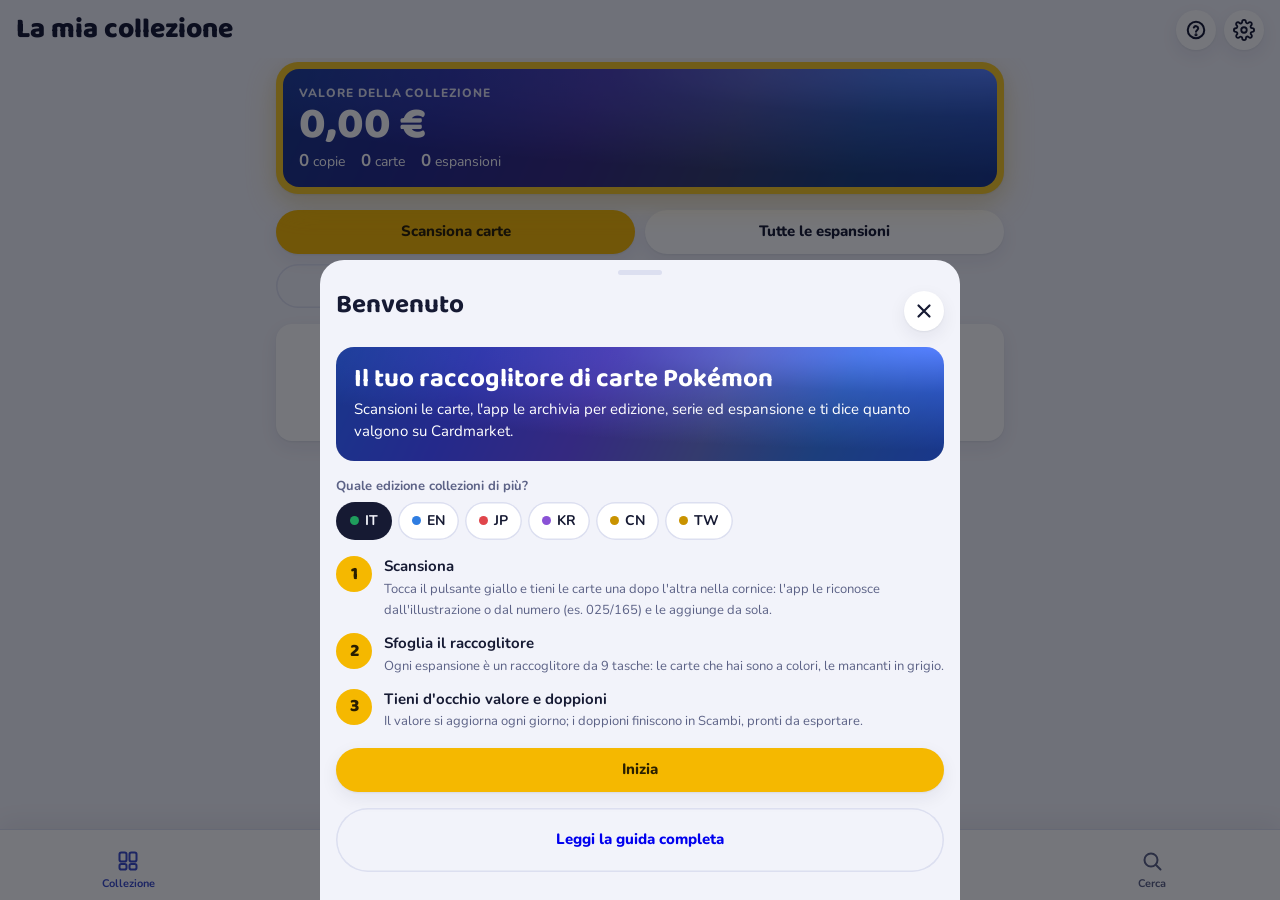
<file: index.html>
<!doctype html>
<html lang="it">
<head>
<meta charset="utf-8">
<meta http-equiv="Content-Security-Policy" content="default-src 'self'; script-src 'self' 'sha256-+OI3fpqml0Y286TOz9LrES6hhxI2kwmURRecI9VfpMg=' 'wasm-unsafe-eval'; style-src 'self' 'unsafe-inline'; img-src 'self' data: blob: https://assets.tcgdex.net; font-src 'self'; connect-src 'self' https://api.tcgdex.net https://raw.githubusercontent.com; worker-src 'self' blob:; media-src 'self' blob:; manifest-src 'self'; object-src 'none'; base-uri 'none'; form-action 'none'">
<meta name="referrer" content="no-referrer">
<meta name="viewport" content="width=device-width,initial-scale=1,viewport-fit=cover">
<meta name="apple-mobile-web-app-capable" content="yes">
<meta name="mobile-web-app-capable" content="yes">
<meta name="apple-mobile-web-app-status-bar-style" content="default">
<meta name="apple-mobile-web-app-title" content="Raccoglitore">
<meta name="theme-color" content="#f2f3fa" media="(prefers-color-scheme: light)">
<meta name="theme-color" content="#0c0f22" media="(prefers-color-scheme: dark)">
<link rel="manifest" href="manifest.webmanifest">
<link rel="apple-touch-icon" href="icon-180.png">
<link rel="icon" href="icon-192.png">
<style>:root{color-scheme:light;padding-top:env(safe-area-inset-top,0px);padding-bottom:env(safe-area-inset-bottom,0px)}body{margin:0;font:14px system-ui,-apple-system,sans-serif}img{max-width:100%}[hidden]{display:none!important}</style>
</head>
<body>
<title>Raccoglitore TCG</title>
<meta name="claude:viewport-fit-sides" content="cover">
<link rel="stylesheet" href="fonts/fonts.css">
<style>
/* Layout: schede con barra in basso e pulsante Scansiona al centro; edizione → serie → espansione; ogni espansione è un raccoglitore a tasche 3×3 */
:root {
  --bg: #f2f3fa;
  --surface: #ffffff;
  --sunk: #e8eaf5;
  --ink: #161a33;
  --muted: #5c6286;
  --line: #dcdff0;
  --accent: #3b4cca;
  --accent-ink: #ffffff;
  --accent-soft: #e3e6fb;
  --gold: #f5b800;
  --gold-ink: #2a1f00;
  --frame: #f7c724;
  --good: #1f9d5c;
  --warn: #c66a00;
  --bad: #d23f45;
  --e-it: #1f9d5c; --e-en: #2f7de1; --e-ja: #e0454b; --e-ko: #8a52d6; --e-zh: #c99300; --e-other: #6b7196;
  --back-1: #263a9c; --back-2: #1a2670;
  --shadow: 0 1px 2px rgba(22, 26, 51, .06), 0 6px 18px rgba(22, 26, 51, .07);
  --holo: linear-gradient(115deg, #7fd3ff 0%, #b49bff 22%, #ff9ad5 42%, #ffe48a 62%, #8ff0c4 80%, #7fd3ff 100%);
  --font-display: "Baloo 2", "Avenir Next Rounded", "Arial Rounded MT Bold", system-ui, sans-serif;
  --font-body: "Nunito", -apple-system, "Segoe UI", Roboto, sans-serif;
  --font-mono: "IBM Plex Mono", ui-monospace, "SF Mono", Menlo, monospace;
  --radius: 16px;
}
@media (prefers-color-scheme: dark) {
  :root:not([data-theme="light"]) {
    --bg: #0c0f22; --surface: #161a36; --sunk: #10132a; --ink: #eef0ff; --muted: #9ba1c9; --line: #272c53;
    --accent: #8d98ff; --accent-ink: #0c0f22; --accent-soft: #232a5c; --gold: #ffd23f; --gold-ink: #2a1f00; --frame: #e7b912;
    --good: #45d18a; --warn: #f2a23c; --bad: #ff7a7f;
    --e-it: #45d18a; --e-en: #5aa0ff; --e-ja: #ff6b70; --e-ko: #b48cff; --e-zh: #f2c230; --e-other: #9ba1c9;
    --back-1: #2a3fae; --back-2: #141c56;
    --shadow: 0 1px 2px rgba(0, 0, 0, .3), 0 8px 24px rgba(0, 0, 0, .35);
    color-scheme: dark;
  }
}
:root[data-theme="dark"] {
  --bg: #0c0f22; --surface: #161a36; --sunk: #10132a; --ink: #eef0ff; --muted: #9ba1c9; --line: #272c53;
  --accent: #8d98ff; --accent-ink: #0c0f22; --accent-soft: #232a5c; --gold: #ffd23f; --gold-ink: #2a1f00; --frame: #e7b912;
  --good: #45d18a; --warn: #f2a23c; --bad: #ff7a7f;
  --e-it: #45d18a; --e-en: #5aa0ff; --e-ja: #ff6b70; --e-ko: #b48cff; --e-zh: #f2c230; --e-other: #9ba1c9;
  --back-1: #2a3fae; --back-2: #141c56;
  --shadow: 0 1px 2px rgba(0, 0, 0, .3), 0 8px 24px rgba(0, 0, 0, .35);
  color-scheme: dark;
}
html, body { height: 100%; }
body { background: var(--bg); color: var(--ink); font-family: var(--font-body); font-size: 15px; line-height: 1.45; -webkit-tap-highlight-color: transparent; }
body::before { content: ""; position: fixed; inset: 0 0 auto; height: env(safe-area-inset-top, 0px); z-index: 10; background: var(--bg); }
button, input, select, textarea { font: inherit; color: inherit; }
button { -webkit-user-select: none; user-select: none; }
:focus-visible { outline: 3px solid var(--accent); outline-offset: 2px; border-radius: 8px; }

.app { display: flex; flex-direction: column; min-height: 100%; }
.top {
  position: sticky; top: env(safe-area-inset-top, 0px); z-index: 5; background: var(--bg);
  padding-left: max(16px, env(safe-area-inset-left, 0px)); padding-right: max(16px, env(safe-area-inset-right, 0px));
  padding-block: 10px 8px; display: flex; align-items: center; gap: 8px;
}
.top h1 { font-family: var(--font-display); font-weight: 800; font-size: 28px; line-height: 1.1; margin: 0; flex: 1; min-width: 0; overflow: hidden; text-overflow: ellipsis; white-space: nowrap; }
.top h1.small { font-size: 21px; line-height: 1.15; white-space: normal; display: -webkit-box; -webkit-line-clamp: 2; -webkit-box-orient: vertical; overflow-wrap: anywhere; }
.icon-btn { width: 40px; height: 40px; border-radius: 50%; border: 0; background: var(--surface); box-shadow: var(--shadow); display: grid; place-items: center; cursor: pointer; flex: none; }
.icon-btn svg { width: 22px; height: 22px; }
a.icon-btn { color: inherit; text-decoration: none; }
.top .actions { display: flex; gap: 8px; flex: none; }
.notice { display: flex; gap: 12px; align-items: center; padding: 12px 14px; border-radius: var(--radius); background: var(--surface); box-shadow: var(--shadow), inset 4px 0 0 var(--gold); }
.notice .grow b { display: block; }
.steps { display: grid; gap: 12px; margin: 0; padding: 0; list-style: none; counter-reset: step; }
.steps li { display: grid; grid-template-columns: 36px minmax(0, 1fr); gap: 12px; align-items: start; counter-increment: step; }
.steps li::before { content: counter(step); width: 36px; height: 36px; border-radius: 50%; background: var(--gold); color: var(--gold-ink); font-family: var(--font-display); font-weight: 800; font-size: 18px; display: grid; place-items: center; }
.steps b { display: block; }
.welcome-hero { border-radius: 18px; padding: 18px; color: #fff; background: radial-gradient(120% 90% at 100% 0%, #5468ff 0%, #2a3aa8 45%, #19226b 100%); position: relative; overflow: hidden; }
.welcome-hero::after { content: ""; position: absolute; inset: 0; background: var(--holo); mix-blend-mode: soft-light; opacity: .55; pointer-events: none; }
.welcome-hero > * { position: relative; z-index: 1; }
.welcome-hero h3 { font-family: var(--font-display); font-size: 26px; line-height: 1.1; margin: 0 0 6px; }
.quickadd { display: grid; gap: 10px; padding: 14px; }
.quickadd .btn-row .btn { flex: 1 1 30%; }
.meta-line { font-size: 12px; color: var(--muted); text-align: center; }
main {
  flex: 1; box-sizing: border-box; width: 100%; max-width: 760px; margin: 0 auto;
  padding-left: max(16px, env(safe-area-inset-left, 0px)); padding-right: max(16px, env(safe-area-inset-right, 0px));
  padding-block: 4px calc(104px + env(safe-area-inset-bottom, 0px)); display: grid; grid-template-columns: minmax(0, 1fr); gap: 16px; align-content: start;
}
[hidden] { display: none !important; }
/* Blocchi interni con titoli: stessa spaziatura della pagina (i titoli hanno il margine sotto negativo). */
#sets-area, #scan-panels, #mine-results { display: grid; grid-template-columns: minmax(0, 1fr); gap: 16px; min-width: 0; }
#mine-results:empty { display: none; }
.filters { display: grid; gap: 10px; min-width: 0; }

/* Barra delle schede */
.tabs {
  position: fixed; left: 0; right: 0; bottom: 0; z-index: 6; display: grid; grid-template-columns: repeat(5, 1fr); align-items: end;
  background: var(--surface); box-shadow: 0 -1px 0 var(--line), 0 -8px 24px rgba(0,0,0,.06);
  padding-bottom: env(safe-area-inset-bottom, 0px); padding-left: env(safe-area-inset-left, 0px); padding-right: env(safe-area-inset-right, 0px);
}
.tabs button { border: 0; background: none; padding: 9px 2px 8px; display: grid; justify-items: center; gap: 3px; font-size: 11px; font-weight: 700; color: var(--muted); cursor: pointer; min-height: 56px; }
.tabs button svg { width: 24px; height: 24px; }
.tabs button[aria-current="page"] { color: var(--accent); }
.tabs .scan-tab .fab {
  width: 60px; height: 60px; margin-top: -26px; border-radius: 50%; display: grid; place-items: center;
  background: var(--gold); color: var(--gold-ink); box-shadow: 0 0 0 5px var(--surface), 0 6px 16px rgba(245, 184, 0, .45);
}
.tabs .scan-tab .fab svg { width: 30px; height: 30px; }
.tabs .scan-tab[aria-current="page"] { color: var(--ink); }

/* Elementi comuni */
.banner { background: var(--accent-soft); border-radius: 12px; padding: 10px 12px; font-size: 13px; }
.panel { background: var(--surface); border-radius: var(--radius); box-shadow: var(--shadow); overflow: hidden; }
.section-title { font-family: var(--font-display); font-weight: 800; font-size: 21px; margin: 4px 2px -6px; display: flex; align-items: center; flex-wrap: wrap; gap: 4px 8px; }
.section-title small { font-family: var(--font-body); font-weight: 600; font-size: 13px; color: var(--muted); }
.row { display: flex; align-items: center; gap: 12px; padding: 12px 14px; min-width: 0; min-height: 44px; box-sizing: border-box; }
.row + .row { border-top: 1px solid var(--line); }
button.row, a.row { width: 100%; border: 0; background: none; text-align: left; cursor: pointer; color: inherit; text-decoration: none; }
.grow { flex: 1; min-width: 0; }
.name { font-weight: 800; overflow: hidden; text-overflow: ellipsis; white-space: nowrap; }
.sub { color: var(--muted); font-size: 13px; }
.num { font-family: var(--font-mono); font-size: 13px; font-variant-numeric: tabular-nums; font-weight: 500; }
.euro { font-variant-numeric: tabular-nums; font-weight: 800; white-space: nowrap; }
.chev { color: var(--muted); font-size: 20px; line-height: 1; }
.note { font-size: 13px; color: var(--muted); margin: 0; }
.note.warn { color: var(--warn); font-weight: 700; }
.empty { text-align: center; padding: 28px 18px; display: grid; gap: 10px; justify-items: center; }
.empty h2 { font-family: var(--font-display); margin: 0; font-size: 22px; }

.btn { border: 0; background: var(--surface); box-shadow: var(--shadow); border-radius: 999px; padding: 10px 18px; font-weight: 800; cursor: pointer; min-height: 44px; display: inline-flex; align-items: center; justify-content: center; gap: 6px; text-align: center; }
.btn.primary { background: var(--accent); color: var(--accent-ink); }
.btn.gold { background: var(--gold); color: var(--gold-ink); }
.btn.ghost { background: transparent; box-shadow: inset 0 0 0 1.5px var(--line); }
.btn.small { min-height: 34px; padding: 6px 12px; font-size: 13px; }
.btn.danger { color: var(--bad); }
.btn:disabled { opacity: .5; cursor: default; }
.btn-row { display: flex; flex-wrap: wrap; gap: 8px; }

.chip { display: inline-flex; align-items: center; gap: 4px; font-size: 12px; font-weight: 700; padding: 2px 8px; border-radius: 999px; background: var(--sunk); color: var(--muted); white-space: nowrap; }
.chip.dup { background: color-mix(in srgb, var(--warn) 18%, transparent); color: var(--warn); }
.chip.grade { background: color-mix(in srgb, var(--good) 16%, transparent); color: var(--good); }
.chip.example { background: color-mix(in srgb, var(--warn) 16%, transparent); color: var(--warn); }
.chip.ed { background: color-mix(in srgb, var(--rc) 16%, transparent); color: var(--rc); }
.chips { display: flex; flex-wrap: wrap; gap: 4px; margin-top: 4px; }
.dot { width: 9px; height: 9px; border-radius: 50%; display: inline-block; flex: none; background: var(--rc, var(--muted)); }

/* Selettori a pillole */
.seg { display: flex; flex-wrap: wrap; gap: 6px; padding: 2px; margin: -2px; min-width: 0; }
.seg.scroll { flex-wrap: nowrap; overflow-x: auto; scrollbar-width: none; }
.seg.scroll.more { -webkit-mask-image: linear-gradient(to right, #000 calc(100% - 32px), transparent); mask-image: linear-gradient(to right, #000 calc(100% - 32px), transparent); }
.seg::-webkit-scrollbar { display: none; }
.seg button { flex: none; border: 0; border-radius: 999px; padding: 8px 14px; min-height: 38px; background: var(--surface); box-shadow: inset 0 0 0 1.5px var(--line); font-weight: 700; font-size: 14px; cursor: pointer; display: inline-flex; align-items: center; gap: 6px; }
.seg button[aria-pressed="true"] { background: var(--ink); color: var(--bg); box-shadow: none; }
.seg button .count { font-size: 12px; opacity: .7; }

/* Carta "trofeo" del riepilogo */
.trophy { position: relative; border-radius: 22px; padding: 7px; background: var(--frame); box-shadow: var(--shadow), 0 10px 30px color-mix(in srgb, var(--frame) 30%, transparent); }
.trophy-inner { position: relative; border-radius: 16px; padding: 16px 16px 14px; overflow: hidden; background: radial-gradient(120% 90% at 100% 0%, #5468ff 0%, #2a3aa8 45%, #19226b 100%); color: #fff; }
.trophy-inner::after { content: ""; position: absolute; inset: 0; background: var(--holo); mix-blend-mode: soft-light; opacity: .55; pointer-events: none; }
.trophy-inner > * { position: relative; z-index: 1; }
.trophy .eyebrow { font-size: 12px; font-weight: 800; letter-spacing: .08em; text-transform: uppercase; opacity: .85; }
.trophy .big { font-family: var(--font-display); font-weight: 800; font-size: 44px; line-height: 1.05; font-variant-numeric: tabular-nums; }
.trophy .stats { display: flex; flex-wrap: wrap; gap: 4px 16px; font-size: 14px; }
.trophy .stats b { font-variant-numeric: tabular-nums; font-size: 17px; }
.trophy .delta { display: inline-block; font-weight: 800; font-size: 13px; padding: 2px 8px; border-radius: 999px; background: rgba(255,255,255,.18); margin-top: 8px; }
.trophy .spark { margin-top: 8px; }

.quick { display: grid; grid-template-columns: 1fr 1fr; gap: 10px; }
.quick .btn { width: 100%; }

/* Espansioni */
.serie-head { display: flex; align-items: center; justify-content: space-between; gap: 8px; margin: 4px 2px -6px; font-weight: 800; color: var(--muted); font-size: 12px; text-transform: uppercase; letter-spacing: .07em; }
.set-grid { display: grid; grid-template-columns: repeat(auto-fill, minmax(min(100%, 300px), 1fr)); gap: 10px; }
.set-tile { display: flex; gap: 12px; align-items: center; padding: 12px 12px 12px 16px; border: 0; background: var(--surface); border-radius: var(--radius); box-shadow: var(--shadow); text-align: left; cursor: pointer; width: 100%; min-width: 0; color: inherit; position: relative; overflow: hidden; }
.set-tile::before { content: ""; position: absolute; left: 0; top: 0; bottom: 0; width: 5px; background: var(--rc, var(--accent)); }
.set-tile.complete::after { content: ""; position: absolute; inset: 0; background: var(--holo); opacity: .14; pointer-events: none; }
.ring { width: 54px; height: 54px; flex: none; position: relative; display: grid; place-items: center; }
.ring svg { position: absolute; inset: 0; transform: rotate(-90deg); }
.ring b { font-size: 13px; font-variant-numeric: tabular-nums; }

/* Raccoglitore */
.binder-head { padding: 14px; display: grid; gap: 10px; }
.bar { height: 10px; border-radius: 5px; background: var(--sunk); overflow: hidden; }
.bar > span { display: block; height: 100%; background: var(--rc, var(--accent)); border-radius: 5px; }
.bar.full > span { background: var(--holo); }
.binder { display: grid; gap: 14px; }
.page { background: linear-gradient(180deg, var(--surface), var(--sunk)); border-radius: 18px; padding: 12px; display: grid; grid-template-columns: repeat(3, minmax(0, 1fr)); gap: 9px; box-shadow: var(--shadow); }
.page-label { grid-column: 1 / -1; font-size: 11px; font-weight: 800; color: var(--muted); letter-spacing: .08em; text-transform: uppercase; display: flex; justify-content: space-between; }
.pocket { position: relative; border: 0; padding: 0; background: none; cursor: pointer; display: grid; gap: 4px; min-width: 0; color: inherit; }
.art { aspect-ratio: 245 / 337; max-width: 100%; border-radius: 7px; overflow: hidden; position: relative; background: var(--sunk); }
.art img { position: relative; width: 100%; height: 100%; object-fit: cover; display: block; }
.pocket.owned .art { box-shadow: 0 0 0 2px var(--frame), 0 4px 10px rgba(0,0,0,.15); }
.pocket.missing .art { opacity: .55; }
.pocket.missing .art img { filter: grayscale(1) brightness(1.05); opacity: .45; }
.pocket .count { position: absolute; top: -6px; right: -6px; min-width: 22px; height: 22px; display: grid; place-items: center; background: var(--good); color: #fff; font-size: 12px; font-weight: 800; border-radius: 11px; padding: 0 5px; box-sizing: border-box; box-shadow: 0 0 0 2px var(--surface); z-index: 1; }
.pocket .label { font-size: 11px; color: var(--muted); text-align: center; overflow: hidden; text-overflow: ellipsis; white-space: nowrap; }
.pocket .label.name-l { color: var(--ink); font-weight: 700; }
/* Dorso della carta, quando l'immagine non c'è */
.back { position: absolute; inset: 0; display: grid; place-items: center; text-align: center; padding: 8px; box-sizing: border-box; color: #fff;
  background: repeating-linear-gradient(45deg, rgba(255,255,255,.07) 0 6px, transparent 6px 12px), radial-gradient(circle at 50% 45%, var(--back-1), var(--back-2)); }
.back b { display: block; font-size: 12px; line-height: 1.2; overflow-wrap: break-word; hyphens: auto; -webkit-hyphens: auto; }
@media (max-width: 360px) { .back { padding: 6px 4px; } .back b { font-size: 10.5px; } }
.back span { font-family: var(--font-mono); font-size: 11px; opacity: .85; }
.foil .art::after { content: ""; position: absolute; inset: 0; background: var(--holo); mix-blend-mode: color-dodge; opacity: .22; pointer-events: none; }

.grid-cards { display: grid; grid-template-columns: repeat(auto-fill, minmax(104px, 1fr)); gap: 12px; }

/* Moduli */
.form { display: grid; gap: 14px; padding: 16px; }
.field { display: grid; gap: 6px; min-width: 0; }
.field > label, .field > .label { font-size: 13px; font-weight: 700; color: var(--muted); }
.field input, .field select, .field textarea, .searchbar input {
  border: 0; box-shadow: inset 0 0 0 1.5px var(--line); background: var(--surface); border-radius: 12px; padding: 10px 12px; width: 100%; box-sizing: border-box; min-width: 0; min-height: 44px;
}
.two { display: grid; grid-template-columns: 1fr 1fr; gap: 10px; }
.check { display: flex; gap: 10px; align-items: center; font-weight: 700; min-height: 44px; }
.check input { width: 22px; height: 22px; accent-color: var(--accent); }
.searchbar { display: grid; grid-template-columns: minmax(0, 1fr) auto; gap: 8px; }

/* Scansione */
.scanner { box-sizing: border-box; position: relative; border-radius: 22px; overflow: hidden; background: #05060f; aspect-ratio: 3 / 4; max-height: 60vh; width: 100%; max-width: 100%; margin: 0 auto; box-shadow: var(--shadow); }
.scanner video { width: 100%; height: 100%; object-fit: cover; display: block; }
/* La cornice sta tra la scritta in alto e i pulsanti in basso, così i pulsanti non coprono mai la zona del numero. */
.scanner .frame { position: absolute; left: 50%; top: 58px; height: calc(100% - 136px); width: auto; max-width: 74%; aspect-ratio: 245 / 337; transform: translateX(-50%); border-radius: 14px; box-shadow: 0 0 0 999px rgba(5, 6, 15, .45); }
.scanner .frame::before { content: ""; position: absolute; inset: 0; border-radius: 14px; border: 3px solid var(--frame); }
.scanner .frame .numzone { position: absolute; left: 6px; right: 6px; bottom: 6px; height: 15%; border-radius: 8px; border: 2px dashed rgba(255,255,255,.75); }
.scanner.reading .frame::before { animation: pulse 1.2s ease-in-out infinite; }
.scanner.hit .frame::before { border-color: var(--good); }
@keyframes pulse { 50% { opacity: .45; } }
@media (prefers-reduced-motion: reduce) { .scanner.reading .frame::before { animation: none; } }
.scanner .status { position: absolute; left: 50%; top: 12px; transform: translateX(-50%); background: rgba(5,6,15,.72); color: #fff; font-weight: 700; font-size: 13px; padding: 6px 12px; border-radius: 16px; width: max-content; max-width: calc(100% - 24px); text-align: center; line-height: 1.3; box-sizing: border-box; }
.scanner .controls { position: absolute; left: 12px; right: 12px; bottom: 12px; display: flex; justify-content: space-between; gap: 8px; }
.scanner .controls .btn { background: rgba(5,6,15,.72); color: #fff; box-shadow: none; }
.scanner .controls .btn.gold { background: var(--gold); color: var(--gold-ink); }
.scanner .torch { position: absolute; right: 8px; top: 58px; width: 40px; height: 40px; border-radius: 50%; border: 0; background: rgba(5,6,15,.72); color: #fff; display: grid; place-items: center; padding: 0; }
.scanner .torch svg { width: 20px; height: 20px; }
.scanner .torch[aria-pressed="true"] { background: var(--gold); color: var(--gold-ink); }
.scanner .demo-cam { position: absolute; inset: 0; background: radial-gradient(60% 50% at 50% 50%, #3a3f5c 0%, #15182b 70%), #15182b; }
.scanner .demo-cam::after { content: ""; position: absolute; left: 50%; top: 50%; width: 60%; aspect-ratio: 245 / 337; transform: translate(-50%, -50%) rotate(-2deg); border-radius: 10px; background: linear-gradient(160deg, #f7c724 0 6%, #e8edf7 6% 94%, #f7c724 94%); box-shadow: 0 10px 30px rgba(0,0,0,.5); opacity: .9; }
.scanner.off { display: grid; place-items: center; color: #cfd5f5; padding: 24px; text-align: center; aspect-ratio: 4 / 3; }
.scanner.off .inner { display: grid; gap: 12px; justify-items: center; }
.session-bar .field > .label { display: flex; justify-content: space-between; gap: 8px; }
.picker { padding: 14px; display: grid; gap: 10px; box-shadow: var(--shadow), inset 0 0 0 2px var(--gold); }
.picker .options { display: grid; grid-template-columns: repeat(auto-fill, minmax(96px, 1fr)); gap: 10px; }
.scanner .controls { align-items: center; }
.shutter { flex: none; width: 58px; height: 58px; border-radius: 50%; border: 4px solid #fff; background: rgba(255,255,255,.18); padding: 0; cursor: pointer; display: grid; place-items: center; }
.shutter span { width: 42px; height: 42px; border-radius: 50%; background: #fff; transition: transform .12s; }
.shutter:active span { transform: scale(.86); }
.scan-hint { margin: -4px 4px 0; }
.photo { object-fit: cover; }
.art img.photo { object-fit: cover; }
.copy-photo { width: 40px; height: 55px; flex: none; border-radius: 6px; object-fit: cover; background: var(--sunk); box-shadow: 0 0 0 1px var(--line); }
.copy-photo.big { width: 96px; height: 132px; border-radius: 9px; }
.photo-edit { display: flex; align-items: center; gap: 10px; flex-wrap: wrap; }
.ed-pick { font: inherit; font-size: 12px; font-weight: 800; border: 0; border-radius: 999px; padding: 3px 8px; background: color-mix(in srgb, var(--rc) 16%, transparent); color: var(--rc); appearance: none; -webkit-appearance: none; min-height: 24px; }
.chip.warn { white-space: normal; background: color-mix(in srgb, var(--warn) 18%, transparent); color: var(--warn); }
.custom-grid { display: flex; gap: 12px; align-items: flex-start; }
.banner.family { display: flex; align-items: center; gap: 10px; background: color-mix(in srgb, var(--gold) 22%, var(--surface)); }
.coll-switch { margin: 2px 0 0; }
.custom-grid > img { flex: none; }
.cm-results { max-height: 52vh; overflow: auto; border: 1px solid var(--line); border-radius: 12px; }
.cm-results .row + .row { border-top: 1px solid var(--line); }
.tray-item { display: flex; gap: 12px; align-items: center; padding: 10px 12px; min-width: 0; }
.tray-item + .tray-item { border-top: 1px solid var(--line); }
.tray-item .thumb { width: 46px; flex: none; }
.tray-item.new { animation: flash 1.2s ease-out; }
@keyframes flash { from { background: color-mix(in srgb, var(--gold) 35%, transparent); } }
@media (prefers-reduced-motion: reduce) { .tray-item.new { animation: none; } }
.tray-actions { display: flex; gap: 6px; flex: none; }
.copy-row { padding: 0 10px 0 0; gap: 4px; }
.copy-open { flex: 1; min-width: 0; display: flex; align-items: center; gap: 12px; padding: 12px 6px 12px 14px; border: 0; background: none; color: inherit; font: inherit; text-align: left; cursor: pointer; min-height: 44px; }
.copy-del { flex: none; width: 40px; min-width: 40px; padding: 0; justify-content: center; }

/* Scheda carta */
.sheet-wrap { position: fixed; inset: 0; z-index: 20; background: rgba(5, 6, 15, .55); display: flex; align-items: flex-end; justify-content: center; }
.sheet {
  background: var(--bg); width: 100%; max-width: 640px; max-height: 94%; overflow-y: auto; border-radius: 24px 24px 0 0; box-sizing: border-box;
  padding-left: max(16px, env(safe-area-inset-left, 0px)); padding-right: max(16px, env(safe-area-inset-right, 0px));
  padding-block: 10px calc(28px + env(safe-area-inset-bottom, 0px)); display: grid; gap: 16px;
}
.grab { width: 44px; height: 5px; border-radius: 3px; background: var(--line); justify-self: center; }
.sheet-head { display: flex; justify-content: space-between; align-items: flex-start; gap: 10px; }
.sheet-head h2 { font-family: var(--font-display); font-size: 26px; line-height: 1.1; margin: 0; min-width: 0; overflow-wrap: anywhere; }
.card-hero { display: grid; grid-template-columns: minmax(0, 150px) minmax(0, 1fr); gap: 16px; align-items: start; }
.showcase { border-radius: 12px; padding: 5px; background: var(--frame); box-shadow: var(--shadow); }
.showcase .art { border-radius: 8px; }
.price-big { font-family: var(--font-display); font-weight: 800; font-size: 34px; line-height: 1; font-variant-numeric: tabular-nums; }
.kv { display: grid; grid-template-columns: auto minmax(0, 1fr); gap: 4px 12px; font-size: 14px; margin: 0; }
.kv dt { color: var(--muted); font-weight: 700; }
.kv dd { margin: 0; min-width: 0; overflow-wrap: anywhere; }
.price-grid { display: grid; grid-template-columns: repeat(3, minmax(0, 1fr)); }
.price-grid > div { padding: 12px; display: grid; gap: 2px; min-width: 0; }
.price-grid > div + div { border-left: 1px solid var(--line); }
.price-grid .sub { font-size: 12px; }

body:has(.sheet-wrap) .toast { bottom: calc(16px + env(safe-area-inset-bottom, 0px)); }
.toast { position: fixed; left: 50%; transform: translateX(-50%); bottom: calc(96px + env(safe-area-inset-bottom, 0px)); z-index: 30; background: var(--ink); color: var(--bg); padding: 10px 14px 10px 18px; border-radius: 999px; font-size: 14px; font-weight: 700; width: max-content; max-width: calc(100% - 32px); box-sizing: border-box; display: flex; gap: 12px; align-items: center; box-shadow: var(--shadow); }
.toast button { border: 0; background: none; color: var(--gold); font-weight: 800; cursor: pointer; padding: 4px; }
.spark { width: 100%; height: 64px; display: block; }
.bars { display: grid; gap: 12px; padding: 14px; }
.bars .line { display: grid; grid-template-columns: minmax(0, 1fr) auto; gap: 4px 10px; align-items: center; }
.bars .track { grid-column: 1 / -1; height: 10px; border-radius: 5px; background: var(--sunk); overflow: hidden; }
.bars .track span { display: block; height: 100%; background: var(--rc); border-radius: 5px; }
.hscroll { display: grid; grid-auto-flow: column; grid-auto-columns: 112px; gap: 12px; overflow-x: auto; padding: 8px 4px 8px; scrollbar-width: none; }
.hscroll::-webkit-scrollbar { display: none; }
details > summary { list-style: none; cursor: pointer; }
details > summary::-webkit-details-marker { display: none; }
@media (max-width: 380px) { .two { grid-template-columns: 1fr; } .card-hero { grid-template-columns: 110px minmax(0, 1fr); } .trophy .big { font-size: 38px; } }
</style>

<div class="app">
  <header class="top"><button class="icon-btn" id="back" hidden aria-label="Indietro"><svg viewBox="0 0 24 24" fill="none" stroke="currentColor" stroke-width="2.4" stroke-linecap="round"><path d="M15 5l-7 7 7 7"/></svg></button><h1 id="title">Collezione</h1><div class="actions"><a class="icon-btn" id="help-btn" href="guida.html" target="_blank" rel="noopener" aria-label="Guida all'uso"><svg viewBox="0 0 24 24" fill="none" stroke="currentColor" stroke-width="2.2" stroke-linecap="round"><circle cx="12" cy="12" r="9"/><path d="M9.6 9.3a2.5 2.5 0 0 1 4.8.9c0 1.7-2.4 2.2-2.4 3.8"/><circle cx="12" cy="17.2" r=".6" fill="currentColor"/></svg></a><button class="icon-btn" id="settings-btn" aria-label="Impostazioni"><svg viewBox="0 0 24 24" fill="none" stroke="currentColor" stroke-width="2" stroke-linecap="round" stroke-linejoin="round"><circle cx="12" cy="12" r="3"/><path d="M19.4 15a1.7 1.7 0 0 0 .3 1.8l.1.1a2 2 0 1 1-2.8 2.8l-.1-.1a1.7 1.7 0 0 0-1.8-.3 1.7 1.7 0 0 0-1 1.5V21a2 2 0 1 1-4 0v-.1a1.7 1.7 0 0 0-1.1-1.5 1.7 1.7 0 0 0-1.8.3l-.1.1a2 2 0 1 1-2.8-2.8l.1-.1a1.7 1.7 0 0 0 .3-1.8 1.7 1.7 0 0 0-1.5-1H3a2 2 0 1 1 0-4h.1a1.7 1.7 0 0 0 1.5-1.1 1.7 1.7 0 0 0-.3-1.8l-.1-.1a2 2 0 1 1 2.8-2.8l.1.1a1.7 1.7 0 0 0 1.8.3H9a1.7 1.7 0 0 0 1-1.5V3a2 2 0 1 1 4 0v.1a1.7 1.7 0 0 0 1 1.5 1.7 1.7 0 0 0 1.8-.3l.1-.1a2 2 0 1 1 2.8 2.8l-.1.1a1.7 1.7 0 0 0-.3 1.8V9a1.7 1.7 0 0 0 1.5 1H21a2 2 0 1 1 0 4h-.1a1.7 1.7 0 0 0-1.5 1z"/></svg></button></div></header>
  <main id="main"></main>
  <nav class="tabs" aria-label="Sezioni">
    <button data-tab="collection" aria-current="page"><svg viewBox="0 0 24 24" fill="none" stroke="currentColor" stroke-width="2"><rect x="3.5" y="3.5" width="7" height="9" rx="1.8"/><rect x="13.5" y="3.5" width="7" height="9" rx="1.8"/><rect x="3.5" y="15" width="7" height="5.5" rx="1.8"/><rect x="13.5" y="15" width="7" height="5.5" rx="1.8"/></svg>Collezione</button>
    <button data-tab="value"><svg viewBox="0 0 24 24" fill="none" stroke="currentColor" stroke-width="2" stroke-linecap="round"><path d="M4 18l5-6 4 3 7-9"/><path d="M15 6h5v5"/></svg>Valore</button>
    <button data-tab="scan" class="scan-tab"><span class="fab"><svg viewBox="0 0 24 24" fill="none" stroke="currentColor" stroke-width="2.2" stroke-linecap="round"><path d="M4 8V5.5A1.5 1.5 0 0 1 5.5 4H8M16 4h2.5A1.5 1.5 0 0 1 20 5.5V8M20 16v2.5a1.5 1.5 0 0 1-1.5 1.5H16M8 20H5.5A1.5 1.5 0 0 1 4 18.5V16"/><rect x="8.5" y="7" width="7" height="10" rx="1.4"/></svg></span>Scansiona</button>
    <button data-tab="trades"><svg viewBox="0 0 24 24" fill="none" stroke="currentColor" stroke-width="2" stroke-linecap="round"><path d="M7 4L3 8l4 4M3 8h14M17 20l4-4-4-4M21 16H7"/></svg>Scambi</button>
    <button data-tab="search"><svg viewBox="0 0 24 24" fill="none" stroke="currentColor" stroke-width="2" stroke-linecap="round"><circle cx="11" cy="11" r="6.5"/><path d="M16 16l4.5 4.5"/></svg>Cerca</button>
  </nav>
</div>
<div id="sheet-root"></div>
<div id="toast-root" aria-live="polite"></div>

<script>
"use strict";
// ================================================================ Dati fissi
// L'edizione è la lingua di stampa: IT, EN, JP, KR, CN… come nei negozi. Le edizioni occidentali condividono le espansioni.
const LANGS = [
  ["it","Italiano","IT","intl","it"],["en","Inglese","EN","intl","en"],["fr","Francese","FR","intl","other"],["de","Tedesco","DE","intl","other"],
  ["es","Spagnolo","ES","intl","other"],["pt","Portoghese","PT","intl","other"],["ja","Giapponese","JP","jp","ja"],["ko","Coreano","KR","kr","ko"],
  ["zh-cn","Cinese semplificato","CN","cn","zh"],["zh-tw","Cinese tradizionale","TW","cn","zh"],["th","Thailandese","TH","sea","other"],["id","Indonesiano","ID","sea","other"]
].map(([code,name,short,region,color]) => ({code,name,short,region,color}));
const LANG = Object.fromEntries(LANGS.map(l => [l.code, l]));
const EDITION_ORDER = ["it","en","ja","ko","zh-cn","zh-tw","fr","de","es","pt","th","id"];
const VARIANTS = { normal: "Normale", reverse: "Reverse", holo: "Holo", firstEdition: "1ª ed." };
const CONDITIONS = [["MT","Mint"],["NM","Near Mint"],["EX","Excellent"],["GD","Good"],["LP","Light Played"],["PL","Played"],["PO","Poor"]];
const GRADERS = ["PSA","BGS","CGC","SGC","Altro"];
const RARITY_IT = {
  "common": "Comune", "uncommon": "Non comune", "rare": "Rara", "rare holo": "Rara holo", "holo rare": "Rara holo",
  "double rare": "Doppia rara", "ultra rare": "Ultra rara", "illustration rare": "Rara illustrazione",
  "special illustration rare": "Rara illustrazione speciale", "hyper rare": "Iper rara", "shiny rare": "Rara cromatica",
  "shiny ultra rare": "Ultra rara cromatica", "ace spec rare": "Rara ACE SPEC", "secret rare": "Rara segreta", "promo": "Promo",
  "amazing rare": "Rara straordinaria", "radiant rare": "Rara radiosa", "rare holo v": "Rara holo V", "rare holo vmax": "Rara holo VMAX",
  "rare holo vstar": "Rara holo VSTAR", "rare ultra": "Ultra rara", "rare secret": "Rara segreta", "rare rainbow": "Rara arcobaleno",
  "mega hyper rare": "Mega iper rara", "black white rare": "Rara bianco e nero"
};
const APP_VERSION = "2.0";
const APP_DATE = "8 novembre 2026";
const GUIDE_URL = "https://claude.ai/artifact/3jA4rPapgx1RR4ZWzeLEEr";
const API = "https://api.tcgdex.net/v2";
// Listino pubblico di Cardmarket, scaricato ogni notte da un'azione GitHub sul ramo "dati" del repository dell'app.
// Si ricava dall'indirizzo dell'app (utente.github.io/repository); altrove (anteprima) non c'è.
const CM_DATA = (() => { const m = location.hostname.match(/^([a-z0-9-]+)\.github\.io$/i), repo = location.pathname.split("/")[1]; return m && repo ? `https://raw.githubusercontent.com/${m[1]}/${repo}/dati/cm/` : null; })();
// Lettore del numero (Tesseract.js 5.1.1): i file sono nella cartella ocr/ dell'app, non su server di terzi.
const OCR_DIR = new URL("ocr/", location.href).href;

const fallbackLang = code => LANG[code]?.region === "intl" ? "en" : code;
const regionOf = code => LANG[code]?.region || "intl";
const edColor = code => `var(--e-${LANG[code]?.color || "other"})`;
const edStyle = code => `style="--rc:${edColor(code)}"`;
const edName = code => LANG[code]?.name || code;
const esc = s => String(s ?? "").replace(/[&<>"']/g, c => ({ "&":"&amp;","<":"&lt;",">":"&gt;",'"':"&quot;","'":"&#39;" }[c]));
const euro = v => v == null || isNaN(v) ? "—" : new Intl.NumberFormat("it-IT", { style: "currency", currency: "EUR" }).format(v);
const today = () => new Date().toISOString().slice(0, 10);
const uid = () => (crypto.randomUUID ? crypto.randomUUID() : Date.now().toString(36) + Math.random().toString(36).slice(2));
const itDate = d => d ? new Date(d + "T12:00:00").toLocaleDateString("it-IT", { day: "numeric", month: "long", year: "numeric" }) : "";
const rarityIt = r => RARITY_IT[String(r || "").toLowerCase()] || r || "";
// Numero come stampato: 006/165 (zeri a sinistra quando il numero è solo cifre)
function cardNumber(localId, official) {
  const id = String(localId ?? "");
  if (!official) return id;
  const w = Math.max(3, String(official).length);
  // Numeri lunghi delle buste speciali (1807/07): il totale si scrive come stampato, a due cifre.
  if (/^\d{4,}$/.test(id)) return `${id}/${String(official).padStart(2, "0")}`;
  return `${/^\d+$/.test(id) ? id.padStart(w, "0") : id}/${String(official).padStart(w, "0")}`;
}

// ================================================================ Stato e salvataggio sul telefono (IndexedDB)
let state = { cards: {}, sets: {}, copies: [], snapshots: [], settings: { lang: "it", cond: "NM", coef: {} }, lastRefresh: 0 };
const Store = {
  db: null,
  open() {
    return new Promise(resolve => {
      try {
        const req = indexedDB.open("raccoglitore-tcg", 1);
        req.onupgradeneeded = () => req.result.createObjectStore("kv");
        req.onsuccess = () => { this.db = req.result; resolve(); };
        req.onerror = () => resolve();
      } catch { resolve(); }
    });
  },
  async load() {
    await this.open();
    if (!this.db) { try { const raw = localStorage.getItem("raccoglitore-tcg"); return raw ? JSON.parse(raw) : null; } catch { return null; } }
    return new Promise(resolve => {
      try {
        const r = this.db.transaction("kv").objectStore("kv").get("state");
        r.onsuccess = () => resolve(r.result || null);
        r.onerror = () => resolve(null);
      } catch { resolve(null); }
    });
  },
  keep(name, data) {
    try { if (this.db) this.db.transaction("kv", "readwrite").objectStore("kv").put(data, name); } catch {}
  },
  timer: null,
  save() {
    if (viewing) return;
    clearTimeout(this.timer);
    this.timer = setTimeout(() => {
      const data = JSON.parse(JSON.stringify(state));
      try {
        if (this.db) { this.db.transaction("kv", "readwrite").objectStore("kv").put(data, "state"); History.maybeSave(data); }
        else localStorage.setItem("raccoglitore-tcg", JSON.stringify(data));
      } catch (e) { console.warn("Salvataggio non riuscito", e); }
    }, 250);
  }
};

// ================================================================ Foto delle tue copie e storico automatico (nello stesso archivio del telefono)
const idbReq = (mode, fn) => new Promise(res => {
  try { const tx = Store.db.transaction("kv", mode), r = fn(tx.objectStore("kv")); tx.oncomplete = () => res(r?.result ?? true); tx.onerror = tx.onabort = () => res(null); }
  catch { res(null); }
});
const Photos = {
  urls: new Map(),
  prefix: "photo:",
  key(id) { return this.prefix + id; },
  reset() { for (const u of this.urls.values()) URL.revokeObjectURL(u); this.urls.clear(); },
  async put(id, blob) { if (!Store.db || !blob) return false; const ok = await idbReq("readwrite", s => s.put(blob, this.key(id))); this.drop(id); return !!ok; },
  get(id) { return Store.db ? idbReq("readonly", s => s.get(this.key(id))) : Promise.resolve(null); },
  drop(id) { const u = this.urls.get(id); if (u) { URL.revokeObjectURL(u); this.urls.delete(id); } },
  del(id) { this.drop(id); if (Store.db) idbReq("readwrite", s => s.delete(this.key(id))); },
  async url(id) {
    if (this.urls.has(id)) return this.urls.get(id);
    const b = await this.get(id); if (!(b instanceof Blob)) return null;
    const u = URL.createObjectURL(b); this.urls.set(id, u); return u;
  }
};
// Le foto si caricano dopo il disegno: ogni <img data-photo="id"> riceve la sua immagine.
async function hydratePhotos() {
  for (const img of document.querySelectorAll("img[data-photo]:not([src]):not([data-loading])")) {
    img.dataset.loading = "1";
    const u = await Photos.url(img.dataset.photo);
    if (u) img.src = u; else img.closest(".photo-slot")?.classList.add("empty"), img.remove();
  }
}
new MutationObserver(() => hydratePhotos()).observe(document.body, { childList: true, subtree: true });
const blobToDataURL = b => new Promise((res, rej) => { const r = new FileReader(); r.onload = () => res(r.result); r.onerror = rej; r.readAsDataURL(b); });
const dataURLToBlob = u => { const [head, b64] = u.split(","), bin = atob(b64), a = new Uint8Array(bin.length); for (let i = 0; i < bin.length; i++) a[i] = bin.charCodeAt(i); return new Blob([a], { type: head.slice(5).split(";")[0] }); };
// Riduce una foto scelta o scattata a 900 pixel sul lato lungo.
async function shrinkPhoto(file, max = 900) {
  const bmp = await createImageBitmap(file), k = Math.min(1, max / Math.max(bmp.width, bmp.height));
  const c = document.createElement("canvas"); c.width = Math.round(bmp.width * k); c.height = Math.round(bmp.height * k);
  c.getContext("2d").drawImage(bmp, 0, 0, c.width, c.height);
  return new Promise(res => c.toBlob(res, "image/jpeg", 0.82));
}
// Storico: una versione della collezione all'ora, le ultime 30, dentro il telefono. Protegge da errori e ripristini sbagliati.
const History = {
  last: 0,
  async maybeSave(data) {
    if (!Store.db || !data.copies?.length || Date.now() - this.last < 3600e3) return;
    this.last = Date.now();
    await idbReq("readwrite", s => s.put({ at: Date.now(), copies: data.copies.length, data }, "hist:" + Date.now()));
    const keys = (await this.keys()).sort();
    for (const k of keys.slice(0, Math.max(0, keys.length - 30))) idbReq("readwrite", s => s.delete(k));
  },
  async keys() { const k = await idbReq("readonly", s => s.getAllKeys()); return (k || []).filter(x => String(x).startsWith("hist:")); },
  async list() { const out = []; for (const k of (await this.keys()).sort().reverse()) { const v = await idbReq("readonly", s => s.get(k)); if (v) out.push({ key: k, at: v.at, copies: v.copies }); } return out; },
  get(k) { return idbReq("readonly", s => s.get(k)); }
};
// ================================================================ Collezioni di famiglia
// Un familiare condivide la sua collezione come file; tu la apri e la guardi accanto alla tua, senza toccarla.
const idbGet = k => Store.db ? idbReq("readonly", s => s.get(k)) : Promise.resolve(null);
const idbPut = (k, v) => Store.db ? idbReq("readwrite", s => s.put(v, k)) : Promise.resolve(null);
let viewing = null, myState = null;
const Family = {
  list: [],
  async load() { const l = await idbGet("family:index"); this.list = Array.isArray(l) ? l : []; },
  save() { return idbPut("family:index", this.list); },
  async import(raw, fileName) {
    const { state: clean } = sanitizeState(raw);
    const owner = txt(raw?.share?.owner, 40).trim() || txt(String(fileName || "").replace(/\.json$/i, "").replace(/^collezione-/i, "").replace(/-\d{4}-\d{2}-\d{2}$/, ""), 40) || "Familiare";
    let fam = this.list.find(f => f.name.toLowerCase() === owner.toLowerCase());
    if (!fam) { fam = { id: uid().slice(0, 8), name: owner }; this.list.push(fam); }
    else await this.dropPhotos(fam.id);
    const ids = new Set(clean.copies.map(c => c.id));
    let photos = 0;
    if (isObj(raw.photos)) for (const [id, u] of Object.entries(raw.photos)) {
      if (!ids.has(id) || typeof u !== "string" || u.length > 6e6 || !/^data:image\/(jpeg|png|webp);base64,[A-Za-z0-9+/=]+$/.test(u)) continue;
      try { if (await idbPut(`fphoto:${fam.id}:${id}`, dataURLToBlob(u))) photos++; } catch {}
    }
    for (const c of clean.copies) if (c.photo && !raw.photos?.[c.id]) delete c.photo;
    Object.assign(fam, { copies: clean.copies.length, value: Math.round(clean.copies.reduce((t, c) => t + (copyValueIn(clean, c) || 0), 0) * 100) / 100,
      sharedAt: numIn(Date.parse(raw?.share?.sharedAt), 0, 1e14) || Date.now(), importedAt: Date.now(), photos });
    await idbPut("family:" + fam.id, clean);
    await this.save();
    return fam;
  },
  async dropPhotos(id) {
    const keys = (await idbReq("readonly", s => s.getAllKeys())) || [];
    for (const k of keys) if (String(k).startsWith(`fphoto:${id}:`)) idbReq("readwrite", s => s.delete(k));
  },
  async remove(id) {
    await this.dropPhotos(id);
    idbReq("readwrite", s => s.delete("family:" + id));
    this.list = this.list.filter(f => f.id !== id);
    await this.save();
  }
};
// Valore di una copia in una collezione qualsiasi (stesse regole della tua).
function copyValueIn(st, cp) {
  if (cp.personal != null) return cp.personal;
  const card = st.cards[cp.cardKey]; if (!card) return null;
  const p = marketPrice(card, cp.variant);
  return p == null ? null : p * (st.settings.coef?.[cp.lang] ?? 1);
}
async function viewCollection(id) {
  stopScanner(); closeSheet();
  if (!id || id === "me") {
    if (viewing) { state = myState; viewing = null; myState = null; Photos.prefix = "photo:"; Photos.reset(); }
  } else {
    const fam = Family.list.find(f => f.id === id), data = fam && await idbGet("family:" + id);
    if (!data) { toast("Questa collezione non è più disponibile"); return; }
    if (!viewing) myState = state;
    state = data; viewing = { id, name: fam.name, sharedAt: fam.sharedAt };
    Photos.prefix = `fphoto:${id}:`; Photos.reset();
  }
  ui.setView = null; ui.browse = null; ui.mineQ = ""; ui.edFilter = "all";
  if (ui.tab === "scan" || ui.tab === "search") ui.tab = "collection";
  render();
}
const familyBanner = () => viewing ? `<div class="banner family"><div class="grow">Stai guardando la collezione di <b>${esc(viewing.name)}</b> · condivisa il ${esc(new Date(viewing.sharedAt).toLocaleDateString("it-IT", { day: "numeric", month: "long" }))}. Qui puoi solo guardare.</div><button class="btn small" data-action="family-exit">Torna alla tua</button></div>` : "";
const READ_ONLY_ACTIONS = new Set(["cm-link", "cm-pick", "new-copy", "edit-copy", "delete-copy", "quick-add", "remove-copy", "cycle-variant", "refresh", "custom-add", "restore-hist", "backup", "remove-photo", "scan-this-set", "share-mine"]);

// Copia di sicurezza completa: collezione, impostazioni e foto.
async function backupJSON(share) {
  const data = JSON.parse(JSON.stringify(state)), photos = {};
  for (const c of state.copies) if (c.photo) { const b = await Photos.get(c.id); if (b instanceof Blob) photos[c.id] = await blobToDataURL(b); }
  data.photos = photos;
  data.app = { name: "Raccoglitore TCG", version: APP_VERSION, saved: new Date().toISOString() };
  data.share = { owner: state.settings.ownerName || "", sharedAt: new Date().toISOString() };
  return JSON.stringify(data);
}
// Rimette le foto di una copia di sicurezza, solo per copie che esistono e solo immagini vere.
async function restorePhotos(raw, copies) {
  const ids = new Set(copies.map(c => c.id)); let n = 0;
  if (isObj(raw.photos)) for (const [id, u] of Object.entries(raw.photos)) {
    if (!ids.has(id) || typeof u !== "string" || u.length > 6e6 || !/^data:image\/(jpeg|png|webp);base64,[A-Za-z0-9+/=]+$/.test(u)) continue;
    try { if (await Photos.put(id, dataURLToBlob(u))) n++; } catch {}
  }
  for (const c of copies) if (c.photo) c.photo = !!(await Photos.get(c.id));
  return n;
}

// ================================================================ Controllo dei dati
// Una copia di sicurezza è un file che arriva da fuori: la collezione viene ricostruita campo per campo,
// tenendo solo tipi e valori previsti. Testi troppo lunghi vengono accorciati, indirizzi di immagini estranei scartati.
const DATE_RE = /^\d{4}-\d{2}-\d{2}$/;
const ASSET_RE = /^https:\/\/assets\.tcgdex\.net\/[A-Za-z0-9._\-\/]{1,200}$/;
const COND_CODES = CONDITIONS.map(([c]) => c);
const own = (o, k) => Object.prototype.hasOwnProperty.call(o, k);
const isObj = o => !!o && typeof o === "object" && !Array.isArray(o);
const txt = (v, max) => (typeof v === "string" || typeof v === "number") ? String(v).replace(/[\u0000-\u0008\u000b-\u001f\u007f]/g, "").slice(0, max) : "";
const numIn = (v, min, max) => {
  const n = typeof v === "number" ? v : typeof v === "string" && v.trim() !== "" ? Number(v.trim().replace(",", ".")) : NaN;
  return Number.isFinite(n) && n >= min && n <= max ? n : null;
};
const langOk = v => typeof v === "string" && own(LANG, v) ? v : null;

function cleanCard(c) {
  if (!isObj(c)) return null;
  const lang = langOk(c.lang), id = txt(c.id, 100);
  if (!lang || !id) return null;
  const v = isObj(c.variants) ? c.variants : {};
  const variants = { normal: v.normal === true, reverse: v.reverse === true, holo: v.holo === true, firstEdition: v.firstEdition === true };
  if (!Object.values(variants).some(Boolean)) variants.normal = true;
  const cm = isObj(c.cm) ? c.cm : {};
  const price = k => numIn(cm[k], 0, 1e6);
  return {
    key: `${lang}|${id}`, id, lang, name: txt(c.name, 120), localId: txt(c.localId, 20), setId: txt(c.setId, 60), setName: txt(c.setName, 120),
    official: numIn(c.official, 0, 5000) ?? 0, rarity: txt(c.rarity, 60), illustrator: txt(c.illustrator, 80),
    image: ASSET_RE.test(c.image) ? c.image : "", variants, example: c.example === true, ...(c.custom === true ? { custom: true } : {}),
    ...(numIn(c.cmId, 1, 1e9) ? { cmId: numIn(c.cmId, 1, 1e9), cmName: txt(c.cmName, 160) } : {}),
    cm: { trend: price("trend"), avg30: price("avg30"), low: price("low"), trendHolo: price("trendHolo"), avg30Holo: price("avg30Holo"),
          lowHolo: price("lowHolo"), updated: DATE_RE.test(cm.updated) ? cm.updated : null },
    fetched: numIn(c.fetched, 0, 1e14) ?? 0
  };
}
function cleanSet(s) {
  if (!isObj(s)) return null;
  const lang = langOk(s.lang), id = txt(s.id, 60);
  if (!lang || !id) return null;
  return {
    key: `${lang}|${id}`, id, lang, name: txt(s.name, 120), serieId: txt(s.serieId, 60) || "altro", serieName: txt(s.serieName, 120) || "Altro",
    release: DATE_RE.test(s.release) ? s.release : "", official: numIn(s.official, 0, 5000) ?? 0, total: numIn(s.total, 0, 5000) ?? 0,
    logo: ASSET_RE.test(s.logo) ? s.logo : "", fetched: numIn(s.fetched, 0, 1e14) ?? 0
  };
}
function cleanCopy(c, cards, seen) {
  if (!isObj(c)) return null;
  const cardKey = txt(c.cardKey, 120);
  if (!own(cards, cardKey)) return null;
  let id = txt(c.id, 100);
  if (!id || seen.has(id)) id = uid();
  seen.add(id);
  const graded = c.graded === true;
  const copy = {
    id, added: numIn(c.added, 0, 1e14) ?? Date.now(), cardKey, lang: langOk(c.lang) || cards[cardKey].lang,
    variant: own(VARIANTS, c.variant) ? c.variant : "normal", cond: COND_CODES.includes(c.cond) ? c.cond : "NM",
    graded, grader: GRADERS.includes(c.grader) ? c.grader : null, grade: txt(c.grade, 10) || null,
    purchase: numIn(c.purchase, 0, 1e7), personal: numIn(c.personal, 0, 1e7), location: txt(c.location, 120), notes: txt(c.notes, 1000)
  };
  if (c.example === true) copy.example = true;
  if (c.photo === true) copy.photo = true;
  return copy;
}
// Restituisce la collezione pulita e quante copie sono state scartate. Rifiuta ciò che non è una copia di sicurezza.
function sanitizeState(raw) {
  if (!isObj(raw) || !Array.isArray(raw.copies) || !isObj(raw.cards)) throw new Error("Formato non valido");
  const cards = {}, sets = {}, seen = new Set();
  for (const c of Object.values(raw.cards).slice(0, 50000)) { const k = cleanCard(c); if (k) cards[k.key] = k; }
  if (isObj(raw.sets)) for (const s of Object.values(raw.sets).slice(0, 5000)) { const k = cleanSet(s); if (k) sets[k.key] = k; }
  const copies = raw.copies.slice(0, 50000).map(c => cleanCopy(c, cards, seen)).filter(Boolean);
  const snapshots = (Array.isArray(raw.snapshots) ? raw.snapshots : []).filter(s => isObj(s) && DATE_RE.test(s.day))
    .map(s => ({ day: s.day, value: numIn(s.value, 0, 1e9) ?? 0, copies: numIn(s.copies, 0, 1e6) ?? 0 })).slice(-400);
  const st = isObj(raw.settings) ? raw.settings : {};
  const coef = {};
  if (isObj(st.coef)) for (const [k, v] of Object.entries(st.coef)) { const n = numIn(v, 0.01, 10); if (langOk(k) && n != null) coef[k] = n; }
  const settings = { lang: langOk(st.lang) || "it", cond: COND_CODES.includes(st.cond) ? st.cond : "NM", coef,
    onboarded: st.onboarded === true, installDismissed: st.installDismissed === true, ownerName: txt(st.ownerName, 40).trim() };
  if (langOk(st.scanLang) || st.scanLang === "auto") settings.scanLang = st.scanLang;
  const clean = { cards, sets, copies, snapshots, settings, lastRefresh: numIn(raw.lastRefresh, 0, 1e14) ?? 0 };
  const lb = numIn(raw.lastBackup, 0, 1e14); if (lb) clean.lastBackup = lb;
  return { state: clean, dropped: raw.copies.length - copies.length };
}

// ================================================================ Catalogo TCGdex
let online = true;
// Nell'anteprima dentro Claude il catalogo online è bloccato: lì si usano dati di esempio. Nell'app vera mai.
const isPreview = !document.querySelector('link[rel="manifest"]');
class NotFound extends Error {}
const memo = new Map();
async function api(lang, path, params) {
  if (!online) return demoApi(lang, path, params);
  const url = new URL(`${API}/${lang}/${path}`);
  for (const [k, v] of Object.entries(params || {})) url.searchParams.set(k, v);
  const key = url.toString();
  if (memo.has(key)) return memo.get(key);
  const p = (async () => {
    const ctrl = new AbortController();
    const t = setTimeout(() => ctrl.abort(), 15000);
    try {
      const r = await fetch(url, { signal: ctrl.signal });
      if (r.status === 404) throw new NotFound("Non trovato nel catalogo");
      if (!r.ok) throw new Error("Il catalogo ha risposto con errore " + r.status);
      return await r.json();
    } catch (e) {
      if (e.name === "AbortError") throw new Error("Il catalogo non risponde: controlla la connessione");
      if (e instanceof TypeError) throw new Error("Nessuna connessione al catalogo");
      throw e;
    } finally { clearTimeout(t); }
  })();
  memo.set(key, p);
  p.catch(() => memo.delete(key));
  if (memo.size > 400) memo.delete(memo.keys().next().value);
  return p;
}
async function checkOnline() {
  try {
    const ctrl = new AbortController();
    const t = setTimeout(() => ctrl.abort(), 5000);
    const r = await fetch(`${API}/en/series/sv`, { signal: ctrl.signal });
    clearTimeout(t);
    online = r.ok;
  } catch { online = false; }
}
const imgUrl = (base, high) => base ? `${base}/${high ? "high" : "low"}.webp` : "";

function cardFromApi(c, lang) {
  const cm = c.pricing?.cardmarket || {};
  const v = c.variants || {};
  const variants = { normal: !!v.normal, reverse: !!v.reverse, holo: !!v.holo, firstEdition: !!v.firstEdition };
  if (!Object.values(variants).some(Boolean)) variants.normal = true;
  return {
    key: `${lang}|${c.id}`, id: c.id, lang, name: c.name, localId: String(c.localId), setId: c.set?.id || "",
    setName: c.set?.name || "", official: c.set?.cardCount?.official || 0, rarity: c.rarity || "", illustrator: c.illustrator || "",
    image: c.image || "", variants, example: !!c.example,
    cm: { trend: cm.trend ?? null, avg30: cm.avg30 ?? null, low: cm.low ?? null, trendHolo: cm["trend-holo"] ?? null,
          avg30Holo: cm["avg30-holo"] ?? null, lowHolo: cm["low-holo"] ?? null, updated: cm.updated ? String(cm.updated).slice(0, 10) : null },
    fetched: Date.now()
  };
}
function storeSet(d, lang) {
  const key = `${lang}|${d.id}`;
  state.sets[key] = { key, id: d.id, lang, name: d.name, serieId: d.serie?.id || "altro", serieName: d.serie?.name || "Altro",
    release: d.releaseDate || "", official: d.cardCount?.official || 0, total: d.cardCount?.total || d.cardCount?.official || 0,
    logo: d.logo || "", fetched: Date.now() };
  Store.save();
  return state.sets[key];
}
async function ensureSet(setId, lang) {
  const s = state.sets[`${lang}|${setId}`];
  if (s && Date.now() - s.fetched < 30 * 864e5) return s;
  return storeSet(await api(lang, `sets/${encodeURIComponent(setId)}`), lang);
}
// ================================================================ Cardmarket diretto
const CM = {
  cache: {},
  json(path) {
    if (!CM_DATA) return Promise.reject(new Error("Il listino Cardmarket si usa nell'app installata"));
    return this.cache[path] ||= fetch(CM_DATA + path, { cache: "no-cache" })
      .then(r => { if (!r.ok) throw new Error("Listino Cardmarket non disponibile"); return r.json(); })
      .catch(e => { delete this.cache[path]; throw e instanceof TypeError ? new Error("Nessuna connessione al listino Cardmarket") : e; });
  },
  info() { return this.json("info.json"); },
  async price(id) { const b = await this.json(`p/${Math.floor(id / 10000)}.json`); return b[id] || null; }
};
// Prezzo dal listino Cardmarket per una carta collegata (0 nel listino = nessun dato).
async function applyCmPrice(card) {
  const p = await CM.price(card.cmId); if (!p) return false;
  const info = await CM.info().catch(() => ({}));
  const v = x => (x ? x : null);
  card.cm = { trend: v(p[0]), low: v(p[1]), avg30: v(p[2]), trendHolo: v(p[3]), avg30Holo: v(p[4]), lowHolo: null, updated: String(info.creato || "").slice(0, 10) || today() };
  card.fetched = Date.now();
  return true;
}
// Ricerca nel listino per nome (inglese, come su Cardmarket): risultati raggruppati per espansione, i più recenti prima.
const latinWords = t => (String(t).match(/[A-Za-zÀ-ÿ'.-]{3,}/g) || []).join(" ");
async function cmSearch(q, code, limit = 60, prices = true) {
  const words = plain(q).length ? q.toLowerCase().normalize("NFKD").replace(/[\u0300-\u036f]/g, "").split(/\s+/).filter(w => w.length >= 2) : [];
  if (!words.length) return [];
  const [list, exps] = await Promise.all([CM.json("cerca.json"), CM.json("espansioni.json").catch(() => ({}))]);
  const hits = [];
  for (const [id, name, exp] of list) {
    const n = name.toLowerCase().normalize("NFKD").replace(/[\u0300-\u036f]/g, "");
    if (words.every(w => n.includes(w))) hits.push({ id, name, exp, expName: exps[exp]?.[0] || "", expDate: exps[exp]?.[1] || "" });
  }
  // Prima l'espansione con lo stesso codice della carta (es. «CBB4C: Gem Pack Vol. 4»), poi le più recenti.
  const sameCode = h => code && h.expName.toUpperCase().startsWith(String(code).toUpperCase() + ":") ? 1 : 0;
  hits.sort((a, b) => sameCode(b) - sameCode(a) || b.expDate.localeCompare(a.expDate) || a.id - b.id);
  const top = hits.slice(0, limit);
  // Stesso nome nella stessa espansione: Cardmarket ha più versioni (per esempio la rara e le comuni). Le numero in ordine di prodotto.
  const groups = {};
  for (const h of hits) (groups[h.exp + "|" + h.name] ||= []).push(h);
  for (const g of Object.values(groups)) if (g.length > 1) g.sort((a, b) => a.id - b.id).forEach((h, i) => { h.ver = i + 1; h.vers = g.length; });
  if (prices) await Promise.all(top.map(async h => { try { h.p = await CM.price(h.id); } catch {} }));
  return top;
}

// Carte che TCGdex non ha ma Cardmarket sì (es. «Pokémon Trading Card Game Classic», 025/034): cerco il nome letto
// nel listino Cardmarket. Prima le espansioni con tante carte quante il totale stampato, poi il nome più somigliante.
const HEAD_WORDS = /^(t?rainer|traine[er]?|trainee|supporter|supporto|aiuto|item|strumento|stadium|stadio|energy|energia|tool|allenatore|dresseur|entrenador|treinador|evolves|evolve|from|pokemon|pokémon|illus|holo)$/i;
async function cmCandidates(nameText, total, codes = []) {
  if (!CM_DATA) return [];
  const words = (String(nameText).match(/[A-Za-zÀ-ÿ'.-]{3,}/g) || []).filter(w => !HEAD_WORDS.test(w) && !STAGE_WORDS.test(w));
  if (!words.length) return [];
  const long = words.slice().sort((a, b) => b.length - a.length);
  let hits = [];
  for (const q of [...new Set([words.slice(0, 4).join(" "), long.slice(0, 2).join(" "), long[0]])]) {
    try { hits = await cmSearch(q, null, 400, false); } catch { hits = []; }
    if (hits.length) break;
  }
  const count = await cmExpCount();
  const out = hits.map(h => {
    const base = h.name.replace(/\s*\[.*$/, "").trim();
    const s = nameScore(nameText, base), fit = total && Math.abs((count[h.exp] || 0) - total) <= 1 ? 1 : 0;
    const code = codes.some(c => h.expName.toUpperCase().startsWith(String(c).toUpperCase() + ":")) ? 1 : 0;
    return { id: "cm-" + h.id, cmProduct: h, name: base, setName: h.expName || "Espansione Cardmarket " + h.exp, image: "", localId: "", official: total || 0, s, fit: fit || code, code };
  }).filter(x => x.s >= 0.8).sort((a, b) => (b.code - a.code) || (b.fit - a.fit) || (b.s - a.s) || b.cmProduct.expDate.localeCompare(a.cmProduct.expDate) || a.cmProduct.id - b.cmProduct.id).slice(0, codes.length ? 10 : 8);
  // I prezzi solo per le proposte che si vedono.
  await Promise.all(out.map(async x => { try { x.cmProduct.p = await CM.price(x.cmProduct.id); } catch {} }));
  return out;
}
async function cmExpCount() {
  if (CM.expCount) return CM.expCount;
  const c = {}; for (const [, , exp] of await CM.json("cerca.json")) c[exp] = (c[exp] || 0) + 1;
  return (CM.expCount = c);
}
// Nomi dei Pokémon per numero del Pokédex nazionale (file nomi-pokemon.json accanto all'app, letto solo quando serve).
const PokeNames = {
  data: null,
  async load() { if (this.data) return this.data; try { this.data = await fetch("nomi-pokemon.json", { cache: "force-cache" }).then(r => r.ok ? r.json() : null); } catch { this.data = null; } return this.data; },
  async name(dex, lang) { const d = await this.load(); return d?.[lang]?.[dex - 1] || d?.[fallbackLang(lang)]?.[dex - 1] || ""; },
  // Dal nome letto (cinese, giapponese, coreano) al numero: cerco il nome più simile nella lingua della carta.
  async dexOf(text, lang) {
    const d = await this.load(), list = d?.[lang]; if (!list || plain(text).length < 2) return 0;
    let best = 0, bs = 0;
    list.forEach((n, i) => { const s = nameScore(text, n); if (s > bs && n.length >= 2) { bs = s; best = i + 1; } });
    return bs >= 0.99 ? best : 0;
  }
};
// Nome di una carta cinese, giapponese o coreana: il lettore sbaglia spesso qualche carattere (stelle olografiche, riflessi),
// quindi faccio più letture e scelgo i nomi della lista che ne raccolgono più caratteri. Restituisce i numeri di Pokédex in ordine.
async function asianDex(still, lang) {
  const d = await PokeNames.load(), list = d?.[lang]; if (!list) return [];
  const wl = { "zh-cn": "chi_sim", "zh-tw": "chi_tra", ja: "jpn", ko: "kor" }[lang] || "jpn";
  const worker = await loadWorker(wl), R = { x: 0, y: 0, w: still.width, h: still.height }, reads = [];
  // Le prime due fasce contengono solo il nome: un nome intero letto lì vale molto. Le altre (tutta la carta) aiutano
  // quando la fascia del nome è coperta da riflessi, ma lì un nome corto può comparire dentro il testo di un attacco.
  for (const [x0, x1, y0, y1, mode, zone] of [[0.2, 0.45, 0.045, 0.1, LINE, 1], [0.1, 0.75, 0.02, 0.12, SPARSE, 1], [0, 1, 0, 0.16, SPARSE, 1], [0, 1, 0, 1, SPARSE, 0]]) {
    const b = band(still, R, x0, x1, y0, y1, mode === LINE ? 700 : 1000); if (!b) continue;
    for (const pass of [c => c, NUM_PASSES[0]]) reads.push({ t: (await ocr(worker, pass(b), mode)).text.replace(/\s+/g, ""), zone });
  }
  const score = list.map((n, i) => {
    const chars = [...new Set([...n])].filter(ch => /[\p{Script=Han}\p{Script=Hiragana}\p{Script=Katakana}\p{Script=Hangul}]/u.test(ch));
    if (chars.length < 2) return [i + 1, 0];
    let s = 0; for (const { t, zone } of reads) { const hit = chars.filter(ch => t.includes(ch)).length; s += (zone ? hit / chars.length : 0) + (t.includes(n) ? (zone ? 2 : 0.5) : 0); }
    return [i + 1, s];
  }).filter(x => x[1] > 0).sort((a, b) => b[1] - a[1]);
  return score.slice(0, 6);   // [numero, punteggio]: ≥ 2 vuol dire che una lettura contiene il nome intero
}
// Sotto l'illustrazione delle carte recenti c'è il numero del Pokédex: «全国图鉴No.0737», «全国図鑑No.0737», «NO. 0737».
const DEX = { tessedit_char_whitelist: "No.0123456789", tessedit_pageseg_mode: "11" };
async function readDex(still) {
  const R = { x: 0, y: 0, w: still.width, h: still.height }, eng = await loadOCR();
  for (const [y0, y1] of [[0.47, 0.56], [0.42, 0.60]]) {
    const b = band(still, R, 0.1, 0.85, y0, y1, 1300); if (!b) continue;
    for (const pass of NUM_PASSES) {
      const t = (await ocr(eng, pass(b), DEX)).text;
      const m = t.match(/N[o0O]\.?\s*0?(\d{3,4})/) || t.match(/(?<!\d)0(\d{3})(?!\d)/);
      const n = m ? parseInt(m[1], 10) : 0;
      if (n >= 1 && n <= 1025) return n;
    }
  }
  return 0;
}

// Dalla scelta Cardmarket alla collezione: carta fuori catalogo collegata a quel prodotto (prezzo aggiornato ogni giorno).
async function addFromCm(b, pend) {
  const h = b.cmProduct, lang = pend.ctx?.lang || state.settings.lang, n = pend.num;
  let card = Object.values(state.cards).find(k => k.custom && k.cmId === h.id && regionOf(k.lang) === regionOf(lang));
  if (!card) {
    card = makeCustomCard({ name: b.name, number: n && !n.promo ? String(n.n) : "", total: n && !n.promo ? n.t : 0, lang, setId: "cm" + h.exp, setName: h.expName || "Altre carte" });
    card.cmId = h.id; card.cmName = `${h.name}${h.ver ? ` (versione ${h.ver} di ${h.vers})` : ""} · ${h.expName || "espansione " + h.exp}`;
    try { await applyCmPrice(card); } catch {}
  }
  await addFromScan({ id: card.id }, card.lang, { ...pend.ctx, lang });
}

// Carte fuori catalogo: TCGdex non ha tutte le carte (per esempio molte buste speciali cinesi).
// Si archiviano lo stesso con foto, nome, numero ed espansione; il valore lo inserisci tu.
function makeCustomCard({ name, number, total, lang, setId, setName }) {
  const id = "custom-" + uid().replace(/-/g, "").slice(0, 10);
  const card = { key: `${lang}|${id}`, id, lang, name: name || "Carta senza nome", localId: String(number || "?"), setId: setId || "altro",
    setName: setName || "Altre carte", official: total || 0, rarity: "", illustrator: "", image: "", custom: true,
    variants: { normal: true, reverse: true, holo: true, firstEdition: false }, example: false,
    cm: { trend: null, avg30: null, low: null, trendHolo: null, avg30Holo: null, lowHolo: null, updated: null }, fetched: Date.now() };
  state.cards[card.key] = card;
  return card;
}
async function loadCard(id, lang, force) {
  if (state.cards[`${lang}|${id}`]?.custom) return state.cards[`${lang}|${id}`];
  const fresh = c => c && !force && Date.now() - c.fetched < 12 * 3600e3;
  if (fresh(state.cards[`${lang}|${id}`])) return state.cards[`${lang}|${id}`];
  let used = lang, data;
  try { data = await api(lang, `cards/${encodeURIComponent(id)}`); }
  catch (e) {
    if (!(e instanceof NotFound) || fallbackLang(lang) === lang) throw e;
    used = fallbackLang(lang);
    if (fresh(state.cards[`${used}|${id}`])) return state.cards[`${used}|${id}`];
    data = await api(used, `cards/${encodeURIComponent(id)}`);
  }
  const card = cardFromApi(data, used);
  await withImage(card);
  state.cards[card.key] = card;
  ensureSet(card.setId, used).catch(() => {});
  Store.save();
  return card;
}

// Immagine mancante nel catalogo della lingua (es. carte italiane vecchie, alcune promo): uso quella inglese della stessa carta,
// che ha la stessa illustrazione. Se non c'è nemmeno lì, nelle schede e nel raccoglitore compare la tua foto.
async function withImage(card) {
  if (card.image || card.custom || regionOf(card.lang) !== "intl" || card.lang === "en") return card;
  try { const en = await api("en", `cards/${encodeURIComponent(card.id)}`); if (en?.image) { card.image = en.image; card.imageLang = "en"; } } catch {}
  return card;
}

// ================================================================ Valore e doppioni
function marketPrice(card, variant) {
  if (!card) return null;
  // Carta collegata a un prodotto Cardmarket: il prodotto è già la versione giusta, i prezzi "foil" sono quelli della reverse.
  const foil = variant === "reverse" || (!card.cmId && variant === "holo" && card.variants.normal);
  return foil ? (card.cm.trendHolo ?? card.cm.avg30Holo ?? card.cm.trend ?? card.cm.avg30) : (card.cm.trend ?? card.cm.avg30 ?? card.cm.trendHolo);
}
const coef = lang => state.settings.coef[lang] ?? 1;
function copyValue(cp) {
  if (cp.personal != null) return cp.personal;
  const p = marketPrice(state.cards[cp.cardKey], cp.variant);
  return p == null ? 0 : p * coef(cp.lang);
}
const total = list => list.reduce((s, c) => s + copyValue(c), 0);
const cardOf = cp => state.cards[cp.cardKey];
function duplicateIds(list) {
  const order = CONDITIONS.map(c => c[0]);
  const groups = {};
  for (const c of list) (groups[`${cardOf(c)?.id}|${c.lang}|${c.variant}`] ||= []).push(c);
  const ids = new Set();
  for (const g of Object.values(groups)) {
    if (g.length < 2) continue;
    g.sort((a, b) => (b.graded - a.graded) || (order.indexOf(a.cond) - order.indexOf(b.cond)) || (a.added - b.added));
    g.slice(1).forEach(c => ids.add(c.id));
  }
  return ids;
}
function recordSnapshot() {
  const day = today(), value = total(state.copies);
  const existing = state.snapshots.find(s => s.day === day);
  if (existing) { existing.value = value; existing.copies = state.copies.length; }
  else state.snapshots.push({ day, value, copies: state.copies.length });
  state.snapshots = state.snapshots.slice(-400);
  Store.save();
}
async function refreshPrices(onProgress) {
  const keys = [...new Set(state.copies.map(c => c.cardKey))];
  let ok = 0, ko = 0;
  for (let i = 0; i < keys.length; i += 6) {
    await Promise.all(keys.slice(i, i + 6).map(async key => {
      const c = state.cards[key];
      if (!c) { ko++; return; }
      if (c.cmId) { try { (await applyCmPrice(c)) ? ok++ : ko++; } catch { ko++; } return; }
      if (c.custom) return;
      try {
        memo.delete(`${API}/${c.lang}/cards/${encodeURIComponent(c.id)}`);
        const fresh = cardFromApi(await api(c.lang, `cards/${encodeURIComponent(c.id)}`), c.lang);
        if (!c.image) { await withImage(fresh); if (fresh.image) { c.image = fresh.image; c.imageLang = fresh.imageLang; } }
        c.cm = fresh.cm; c.fetched = Date.now(); ok++;
      } catch { ko++; }
    }));
    onProgress && onProgress(Math.min(i + 6, keys.length), keys.length);
  }
  if (ko < Math.max(1, keys.length / 2)) state.lastRefresh = Date.now();
  recordSnapshot();
  return { ok, ko };
}

// ================================================================ Dal numero stampato alla carta
// Carte promo: il numero non ha il totale. Occidentali «MEP IT 101», «SVP EN 085», «SWSH123»; giapponesi «101/M-P».
const PROMO_INTL = { MEP: "mep", SVP: "svp", SWSH: "swshp", SM: "smp", XY: "xyp", BW: "bwp" };
const PROMO_JA = { "M-P": "M-P", "SV-P": "SV-P" };
const PROMO_CODE = Object.fromEntries([...Object.entries(PROMO_INTL), ...Object.entries(PROMO_JA)].map(([k, v]) => [v, k]));
// Espansioni con una «Collezione classica» separata nel catalogo: le carte classiche hanno numeri oltre il totale (es. 166/128).
const CLASSIC_OF = { "30th": ["30th-c"], "cel25": ["cel25cc"] };
const promoNum = x => parseInt(String(x).replace(/^[A-Z]+/i, ""), 10);
// Pokémon TCG Pocket (solo nel videogioco, non carte vere): il catalogo le mescola alle altre, le tengo fuori.
const isPocket = setId => /^[AB]\d+[a-z]?$|^P-[AB]$/.test(String(setId)) || String(setId) === "tcgp";
function parsePromo(text) {
  const s = String(text).toUpperCase().replace(/[|\\]/g, "/");
  const fix = d => d.replace(/O/g, "0").replace(/[IL]/g, "1");
  // Sulla carta il lettore spesso unisce tutto: «GMEPIT101» (G è il marchio di regolamento). MEP, SVP e SWSH sono abbastanza
  // lunghi da cercarli anche attaccati; SM, XY e BW solo da soli.
  let m = s.match(/(MEP|SVP|SWSH|PROMO)[\s\-#.]*(?:(EN|IT|FR|DE|ES|PT)[\s\-#.]*)?([0-9OIL]{1,3})(?![0-9])/) || s.match(/(?<![A-Z])(SM|XY|BW)\s*[-#.]?\s*(?:(EN|IT|FR|DE|ES|PT)\s*)?([0-9OIL]{2,3})(?![0-9A-Z])/);
  if (m && /[0-9]/.test(m[3])) {
    const n = parseInt(fix(m[3]), 10); if (!n) return null;
    return { number: String(n).padStart(3, "0"), total: null, promo: PROMO_INTL[m[1] === "PROMO" ? "MEP" : m[1]], region: "intl", ed: m[2] ? m[2].toLowerCase() : null };
  }
  m = s.match(/([0-9]{1,3})\s*\/\s*(M|SV)\s*-?\s*P(?![A-Z])/);
  if (m) { const n = parseInt(m[1], 10); if (!n) return null; return { number: String(n).padStart(3, "0"), total: null, promo: PROMO_JA[m[2] + "-P"], region: "jp", ed: "ja" }; }
  return null;
}
function parseNumber(text) {
  const promo = parsePromo(text); if (promo) return promo;
  // Separatori accettati: / - . , oppure uno spazio (sulla tastiera numerica dell'iPhone la barra non c'è).
  const m = String(text).toUpperCase().replace(/[|\\]/g, "/").match(/(?<![0-9A-Z])([A-Z]{0,3}[0-9]{1,4})\s*(?:[\/\-.,]|\s)\s*([0-9]{1,3})(?![0-9])/);
  if (m) {
    const n = parseInt(m[1].replace(/\D/g, ""), 10), t = parseInt(m[2], 10);
    if (isNaN(n) || isNaN(t) || n === 0 || (n > t + 150 && !(t <= 30 && n <= 9999))) return null;
    return { number: m[1], total: t };
  }
  const plain = String(text).trim();
  return /^[A-Z0-9]{1,8}$/i.test(plain) ? { number: plain, total: null } : null;
}
const numLabel = p => p.promo ? (p.region === "jp" ? `${p.number}/${PROMO_CODE[p.promo]}` : `${PROMO_CODE[p.promo]} ${p.number}`) : p.total ? cardNumber(p.number, p.total) : p.number;
// Etichetta di un numero letto dalla fotocamera (normale o promo).
const candLabel = c => c.promo ? numLabel({ number: String(c.n).padStart(3, "0"), promo: c.promo, region: c.region }) : cardNumber(String(c.n), c.t);
function lookupForms(num) {
  const forms = [num];
  const trimmed = num.replace(/^0+/, "");
  if (trimmed && trimmed !== num) forms.push(trimmed);
  if (/^\d+$/.test(num)) for (const p of [num.padStart(3, "0"), num.padStart(2, "0")]) if (!forms.includes(p)) forms.push(p);
  return forms;
}
const setIndexCache = {};
function setIndex(lang) {
  return setIndexCache[lang] ||= api(lang, "sets").then(list => Object.fromEntries(list.map(s => [s.id, s]))).catch(() => { delete setIndexCache[lang]; return {}; });
}
const setIdOf = b => b.id.endsWith("-" + b.localId) ? b.id.slice(0, -(String(b.localId).length + 1)) : b.id.replace(/-[^-]*$/, "");
const findCache = new Map();
// Dal numero stampato alle carte: cerco tra le espansioni che hanno quel totale (il filtro per numero di TCGdex non è affidabile).
const setData = l => id => api(l, `sets/${encodeURIComponent(id)}`);
const sameLocal = (lid, printed) => {
  const a = String(lid).toUpperCase(), b = String(printed).toUpperCase();
  return /^\d+$/.test(a) && /^\d+$/.test(b) ? parseInt(a, 10) === parseInt(b, 10) : a === b || a.replace(/^0+/, "") === b.replace(/^0+/, "");
};
async function findByNumber(printed, lang) {
  if (printed.region === "jp") lang = "ja";
  const ck = `${lang}|${numLabel(printed)}`;
  if (findCache.has(ck)) return findCache.get(ck);
  const attempt = async l => {
    const idx = await setIndex(l);
    let sets = Object.values(idx).reverse();
    sets = sets.filter(s => !isPocket(s.id));
    if (printed.promo) sets = sets.filter(s => s.id === printed.promo);
    else if (printed.total) sets = sets.filter(s => s.cardCount?.official === printed.total);
    else if (scan.lockSet || scan.session[0]) { const want = scan.lockSet?.id || cardOf(scan.session[0])?.setId; sets = sets.filter(s => s.id === want); }
    else sets = [];
    if (scan.lockSet) sets.sort((x, y) => (y.id === scan.lockSet.id) - (x.id === scan.lockSet.id));
    const items = [], want = parseInt(printed.number, 10);
    const same = printed.promo ? (lid => promoNum(lid) === promoNum(printed.number)) : (lid => sameLocal(lid, printed.number));
    for (const s of sets.slice(0, 10)) {
      let d; try { d = await setData(l)(s.id); } catch { continue; }
      for (const c of d.cards || []) if (same(c.localId))
        items.push({ ...c, localId: String(c.localId), setId: s.id, setName: d.name || s.name, official: d.cardCount?.official || s.cardCount?.official || 0 });
      // Numero oltre le carte dell'espansione (es. 166/128 nel 30° Anniversario): è una carta della Collezione classica.
      const maxN = Math.max(0, ...(d.cards || []).map(c => /^\d+$/.test(c.localId) ? parseInt(c.localId, 10) : 0));
      if (!printed.promo && want > maxN && CLASSIC_OF[s.id]) for (const cid of CLASSIC_OF[s.id]) {
        if (!idx[cid]) continue;
        let cd; try { cd = await setData(l)(cid); } catch { continue; }
        for (const c of cd.cards || []) items.push({ ...c, localId: String(c.localId), setId: cid, setName: cd.name || idx[cid].name, official: 0, classic: true });
      }
    }
    return { lang: l, items };
  };
  let res = await attempt(lang);
  if (!res.items.length && fallbackLang(lang) !== lang) res = await attempt(fallbackLang(lang));
  if (res.items.length) findCache.set(ck, res);
  return res;
}

// Ricerca per nome nel catalogo dell'edizione. Il catalogo italiano (e francese, tedesco…) a volte è incompleto:
// aggiungo le carte che ci sono solo in quello inglese (stesso numero e stessa carta, nome in inglese).
async function searchByName(lang, name) {
  const brief = (l, idx) => b => ({ ...b, localId: String(b.localId), setId: setIdOf(b), setName: idx[setIdOf(b)]?.name || setIdOf(b), official: idx[setIdOf(b)]?.cardCount?.official || 0, catLang: l });
  const [list, idx] = await Promise.all([api(lang, "cards", { name }).catch(e => { if (lang === "en") throw e; return []; }), setIndex(lang)]);
  let out = list.slice().reverse().map(brief(lang, idx)).filter(b => !isPocket(b.setId));
  if (regionOf(lang) === "intl" && lang !== "en") {
    try {
      const [en, enIdx] = await Promise.all([api("en", "cards", { name }), setIndex("en")]);
      const have = new Set(out.map(b => b.id)), enImg = Object.fromEntries(en.filter(b => b.image).map(b => [b.id, b.image]));
      for (const b of out) if (!b.image && enImg[b.id]) b.image = enImg[b.id];
      const extra = en.slice().reverse().filter(b => !have.has(b.id)).map(brief("en", enIdx)).filter(b => !isPocket(b.setId));
      // Le carte solo inglesi vanno al loro posto: le espansioni del catalogo sono in ordine di uscita (le più recenti prima).
      const pos = Object.fromEntries(Object.keys(enIdx).map((id, i) => [id, i]));
      out = [...out, ...extra].map((b, i) => ({ b, i, p: pos[b.setId] ?? -1 })).sort((x, y) => (y.p - x.p) || (x.i - y.i)).map(x => x.b);
    } catch {}
  }
  return out;
}

// ================================================================ Interfaccia: utilità
const ui = { tab: "collection", setView: null, browse: null, edFilter: "all", sort: "recent", mineQ: "", search: { q: "", lang: null, results: [], msg: "" } };
const $ = s => document.querySelector(s);
const main = $("#main");
// Immagine della carta non disponibile: resta il retro con nome e numero (senza gestori inline, così la protezione CSP è completa).
document.addEventListener("error", e => {
  const img = e.target; if (!(img instanceof HTMLImageElement) || !img.closest(".art")) return;
  const fb = img.dataset.fb; if (fb && img.src !== fb) { img.removeAttribute("data-fb"); img.src = fb; return; }
  img.remove();
}, true);

function toast(text, undo) {
  const root = $("#toast-root");
  root.innerHTML = `<div class="toast" role="status"><span>${esc(text)}</span>${undo ? `<button id="toast-undo">Annulla</button>` : ""}</div>`;
  if (undo) $("#toast-undo").onclick = () => { undo(); root.innerHTML = ""; };
  clearTimeout(toast.t);
  toast.t = setTimeout(() => root.innerHTML = "", undo ? 4500 : 2600);
}
function art(card, high) {
  const back = `<div class="back"><div><b>${esc(card?.name || "")}</b><span>${esc(card?.localId || "")}</span></div></div>`;
  if (card?.image && online) {
    // Se l'immagine della lingua non esiste davvero, il gestore degli errori passa a quella inglese.
    const fb = /^https:\/\/assets\.tcgdex\.net\/(it|fr|de|es|pt)\//.test(card.image) ? imgUrl(card.image.replace(/^(https:\/\/assets\.tcgdex\.net\/)(it|fr|de|es|pt)\//, "$1en/"), high) : "";
    return `<div class="art">${back}<img loading="lazy" alt="${esc(card.name)}" src="${esc(imgUrl(card.image, high))}"${fb ? ` data-fb="${esc(fb)}"` : ""}></div>`;
  }
  return `<div class="art">${back}</div>`;
}
const isFoil = card => !!card?.rarity && !/^(common|uncommon|comune|non comune|c|u)$/i.test(card.rarity);
const langOptions = (sel, filterRegion) => LANGS.filter(l => !filterRegion || l.region === filterRegion)
  .map(l => `<option value="${l.code}" ${l.code === sel ? "selected" : ""}>${l.name}</option>`).join("");
const edChip = code => `<span class="chip ed" ${edStyle(code)}><span class="dot"></span>${esc(LANG[code]?.short || code)}</span>`;
const copyChips = (cp, dup) => `<div class="chips">${edChip(cp.lang)}<span class="chip">${esc(VARIANTS[cp.variant] || cp.variant)}</span><span class="chip">${esc(cp.cond)}</span>${cp.graded ? `<span class="chip grade">${esc((cp.grader || "") + " " + (cp.grade || ""))}</span>` : ""}${dup ? `<span class="chip dup">doppione</span>` : ""}${cp.example ? `<span class="chip example">esempio</span>` : ""}</div>`;
function ring(pct, color) {
  const r = 23, c = 2 * Math.PI * r;
  return `<div class="ring" aria-label="${Math.round(pct * 100)}% completato"><svg viewBox="0 0 54 54"><circle cx="27" cy="27" r="${r}" fill="none" stroke="var(--sunk)" stroke-width="6"/>${pct > 0.005 ? `<circle cx="27" cy="27" r="${r}" fill="none" stroke="${color}" stroke-width="6" stroke-linecap="round" stroke-dasharray="${(c * pct).toFixed(1)} ${c.toFixed(1)}"/>` : ""}</svg><b>${Math.round(pct * 100)}%</b></div>`;
}
function seg(id, options, selected, scroll = false) {
  return `<div class="seg${scroll ? " scroll" : ""}" role="group" id="${id}">${options.map(([v, label, extra]) => `<button type="button" data-seg="${id}" data-value="${esc(v)}" aria-pressed="${v === selected}">${label}${extra != null ? ` <span class="count">${extra}</span>` : ""}</button>`).join("")}</div>`;
}
function setHeader(title, back) { $("#title").textContent = title; $("#back").hidden = !back; fitTitle(); }
// Titolo lungo (es. «Tutte le espansioni» con la freccia indietro): carattere più piccolo e due righe, invece dei puntini.
function fitTitle() { const h = $("#title"); if (!h) return; h.classList.remove("small"); if (h.scrollWidth > h.clientWidth + 1) h.classList.add("small"); }
// Righe di pulsanti che scorrono di lato: sfumatura a destra finché c'è altro da vedere.
function markScroll(el) { el.classList.toggle("more", el.scrollWidth > el.clientWidth + 2 && el.scrollLeft + el.clientWidth < el.scrollWidth - 2); }
let markQueued = false;
new MutationObserver(() => { if (markQueued) return; markQueued = true; requestAnimationFrame(() => { markQueued = false; document.querySelectorAll(".seg.scroll").forEach(markScroll); }); }).observe(document.body, { childList: true, subtree: true });
document.addEventListener("scroll", e => { if (e.target.classList?.contains("scroll")) markScroll(e.target); }, true);
addEventListener("resize", () => { fitTitle(); document.querySelectorAll(".seg.scroll").forEach(markScroll); });
document.fonts?.ready.then(fitTitle);
const previewBanner = () => online ? "" : `<div class="banner">Anteprima con carte e prezzi <b>di esempio</b>: qui il catalogo online è bloccato. Messa online, l'app usa il catalogo TCGdex con i prezzi Cardmarket.</div>`;

function render() {
  if (viewing && ui.tab === "scan") { viewCollection(null); toast("Sei tornato alla tua collezione per scansionare"); return; }
  document.querySelectorAll(".tabs button").forEach(b => b.setAttribute("aria-current", b.dataset.tab === ui.tab ? "page" : "false"));
  if (ui.tab !== "scan") stopScanner();
  const banner = previewBanner() + familyBanner();
  ({ collection: renderCollection, scan: renderScan, value: renderValue, trades: renderTrades, search: renderSearch })[ui.tab](banner);
  syncBack();
}

// ================================================================ Collezione: edizione → serie → espansione
function summaries() {
  const groups = {};
  for (const cp of state.copies) {
    const card = cardOf(cp);
    if (card) (groups[`${cp.lang}|${card.setId}`] ||= []).push(cp);
  }
  return Object.entries(groups).map(([k, list]) => {
    const card = cardOf(list[0]);
    const ed = list[0].lang;
    const set = state.sets[`${card.lang}|${card.setId}`] || Object.values(state.sets).find(s => s.id === card.setId);
    const distinct = new Set(list.map(c => cardOf(c)?.id)).size;
    return { key: k, setId: card.setId, catLang: card.lang, ed, name: set?.name || card.setName, serieId: set?.serieId || "altro",
             serieName: set?.serieName || "Altro", release: set?.release || "", distinct, totalCards: set?.total || card.official || distinct,
             copies: list.length, value: total(list) };
  });
}
function valueDelta() {
  const s = state.snapshots;
  if (s.length < 2) return "";
  const now = s[s.length - 1].value;
  const ref = s.find(x => x.day >= new Date(Date.now() - 30 * 864e5).toISOString().slice(0, 10)) || s[0];
  if (!ref.value || ref === s[s.length - 1]) return "";
  const d = (now - ref.value) / ref.value;
  return `<span class="delta">${d >= 0 ? "▲" : "▼"} ${Math.abs(d * 100).toFixed(1).replace(".", ",")}% in 30 giorni</span>`;
}
function renderCollection(banner) {
  if (ui.setView) return renderBinder(banner);
  if (ui.browse) return renderBrowse(banner);
  setHeader(viewing ? `Collezione di ${viewing.name}` : "La mia collezione", false);
  const all = summaries();
  const distinct = new Set(state.copies.map(c => cardOf(c)?.id)).size;
  const eds = EDITION_ORDER.filter(e => all.some(s => s.ed === e));
  if (ui.edFilter !== "all" && !eds.includes(ui.edFilter)) ui.edFilter = "all";
  let html = banner + `
    <section class="trophy" aria-label="Riepilogo della collezione"><div class="trophy-inner">
      <div class="eyebrow">Valore della collezione</div>
      <div class="big">${euro(total(state.copies))}</div>
      <div class="stats"><span><b>${state.copies.length}</b> copie</span><span><b>${distinct}</b> carte</span><span><b>${all.length}</b> espansioni</span></div>
      ${valueDelta()}
    </div></section>
    ${Family.list.length ? `<div class="coll-switch">${seg("coll-switch", [["me", "La mia"], ...Family.list.map(f => [f.id, esc(f.name)])], viewing?.id || "me", true)}</div>` : ""}
    ${viewing ? `<div class="quick"><button class="btn" data-action="browse">Tutte le espansioni</button><button class="btn ghost" data-action="family-exit">Torna alla tua</button></div>`
      : `<div class="quick"><button class="btn gold" data-tab="scan">Scansiona carte</button><button class="btn" data-action="browse">Tutte le espansioni</button><button class="btn ghost" data-action="share-mine">Condividi</button></div>`}
    ${viewing ? "" : notices()}`;
  if (!state.copies.length) {
    html += `<section class="panel empty"><h2>Il raccoglitore è vuoto</h2><p class="note">Inizia dalla scansione: inquadri le carte una dopo l'altra e l'app le archivia per edizione, serie ed espansione.</p></section>`;
    main.innerHTML = html; return;
  }
  html += `<form class="searchbar" id="mine-form" role="search"><input id="mine-q" type="search" placeholder="Cerca una carta" value="${esc(ui.mineQ)}" aria-label="Cerca nella collezione" autocomplete="off" enterkeyhint="search"><button class="btn" type="submit">Cerca</button></form><div id="mine-results"></div><div id="sets-area">`;
  html += `<div class="filters">${eds.length > 1 ? seg("ed-filter", [["all", "Tutte", null], ...eds.map(e => [e, `<span class="dot" ${edStyle(e)}></span>${LANG[e].short}`, all.filter(s => s.ed === e).length])], ui.edFilter) : ""}${seg("sort-sets", [["recent", "Più recenti"], ["value", "Valore"], ["completion", "Completamento"]], ui.sort)}</div>`;
  const tile = (s, ed) => {
    const pct = s.totalCards ? Math.min(1, s.distinct / s.totalCards) : 0;
    return `<button class="set-tile ${pct >= 1 ? "complete" : ""}" ${edStyle(ed)} data-action="open-set" data-set="${esc(s.setId)}" data-lang="${esc(s.catLang)}" data-ed="${esc(ed)}">
      ${ring(pct, edColor(ed))}
      <div class="grow"><div class="name">${esc(s.name)}</div><div class="sub"><span class="num">${esc(s.distinct)}/${esc(s.totalCards)}</span> carte${s.release ? " · " + itDate(s.release) : ""}</div></div>
      <span class="euro">${euro(s.value)}</span></button>`;
  };
  for (const ed of eds) {
    if (ui.edFilter !== "all" && ui.edFilter !== ed) continue;
    const inEd = all.filter(s => s.ed === ed);
    const series = {};
    inEd.forEach(s => (series[s.serieId] ||= []).push(s));
    const ordered = Object.values(series).map(l => l.sort((a, b) => b.release.localeCompare(a.release))).sort((a, b) => b[0].release.localeCompare(a[0].release));
    html += `<h2 class="section-title"><span class="dot" style="--rc:${edColor(ed)};width:12px;height:12px"></span>Pokémon ${LANG[ed].short} <small>${inEd.length} espansioni · ${euro(inEd.reduce((s, x) => s + x.value, 0))}</small></h2>`;
    if (ui.sort !== "recent") {
      const key = ui.sort === "value" ? (s => s.value) : (s => s.totalCards ? s.distinct / s.totalCards : 0);
      html += `<div class="set-grid">${inEd.slice().sort((a, b) => key(b) - key(a)).map(s => tile(s, ed)).join("")}</div>`;
      continue;
    }
    for (const list of ordered) {
      html += `<div class="serie-head"><span>Serie ${esc(list[0].serieName)}</span></div><div class="set-grid">${list.map(s => tile(s, ed)).join("")}</div>`;
    }
  }
  html += `</div>`;
  main.innerHTML = html;
  const input = $("#mine-q");
  input.oninput = () => { ui.mineQ = input.value; showMine(); };
  $("#mine-form").onsubmit = e => { e.preventDefault(); input.blur(); };
  showMine();
}
// Ricerca istantanea tra le carte possedute (nome, numero o espansione).
function showMine() {
  const q = ui.mineQ.trim().toLowerCase();
  const box = $("#mine-results"), sets = $("#sets-area");
  if (!box || !sets) return;
  sets.hidden = !!q;
  if (!q) { box.innerHTML = ""; return; }
  const groups = new Map();
  for (const c of state.copies) {
    const card = cardOf(c);
    if (!card) continue;
    const hay = `${card.name} ${card.setName} ${cardNumber(card.localId, card.official)} ${card.localId}`.toLowerCase();
    if (!hay.includes(q)) continue;
    const k = `${card.id}|${c.lang}`;
    if (!groups.has(k)) groups.set(k, { card, ed: c.lang, n: 0, v: 0 });
    const g = groups.get(k); g.n++; g.v += copyValue(c);
  }
  const list = [...groups.values()].sort((a, b) => b.v - a.v);
  box.innerHTML = list.length ? `<p class="note">${list.length} carte trovate</p><div class="grid-cards" style="margin-top:8px">${list.map(g => `<button class="pocket owned ${isFoil(g.card) ? "foil" : ""}" data-action="open-card" data-id="${esc(g.card.id)}" data-lang="${esc(g.card.lang)}" data-ed="${esc(g.ed)}">${art(g.card)}<span class="count">${g.n}</span><span class="label name-l">${esc(g.card.name)}</span><span class="label">${esc(LANG[g.ed].short)} · ${esc(g.card.setName)}</span><span class="label euro" style="color:var(--ink)">${euro(g.v)}</span></button>`).join("")}</div>`
    : `<section class="panel empty"><h2>Nessuna carta trovata</h2><p class="note">Non hai carte che corrispondono a “${esc(ui.mineQ)}”. Per cercare nel catalogo usa la scheda Cerca.</p></section>`;
}
// Avvisi in cima alla collezione: installazione (iPhone e Android) e copia di sicurezza.
const isIOS = /iPhone|iPad|iPod/.test(navigator.userAgent) || (navigator.platform === "MacIntel" && navigator.maxTouchPoints > 1);
const unsavedCount = () => state.copies.filter(c => c.added > (state.lastBackup || 0)).length;
const isStandalone = () => window.navigator.standalone === true || window.matchMedia?.("(display-mode: standalone)").matches;
// Android (es. Samsung Galaxy S24): Chrome propone l'installazione con un pulsante; in Samsung Internet si passa dal menu.
const isAndroid = /Android/i.test(navigator.userAgent), isSamsungBrowser = /SamsungBrowser/i.test(navigator.userAgent);
const CLOUD = isIOS ? "iCloud o OneDrive" : isAndroid ? "Google Drive o OneDrive" : "OneDrive o un'altra cartella sicura";
let installEvt = null;
addEventListener("beforeinstallprompt", e => { e.preventDefault(); installEvt = e; if (ui.tab === "collection" && !sheet) render(); });
addEventListener("appinstalled", () => { installEvt = null; state.settings.installDismissed = true; Store.save(); if (!sheet) render(); });
function installHow() {
  if (isIOS) return "In Safari tocca Condividi, poi “Aggiungi alla schermata Home”.";
  if (installEvt) return "Tocca Installa: l'icona compare tra le app del telefono.";
  if (isSamsungBrowser) return "In Samsung Internet tocca il menu ≡ in basso, poi “Aggiungi pagina a” › “Schermata Home”.";
  if (isAndroid) return "In Chrome tocca ⋮ in alto a destra, poi “Installa app” (o “Aggiungi a schermata Home”).";
  return "";
}
async function installApp() {
  if (!installEvt) return;
  const e = installEvt; installEvt = null;
  try { await e.prompt(); const r = await e.userChoice; if (r?.outcome === "accepted") { state.settings.installDismissed = true; Store.save(); } } catch {}
  render();
}
function notices() {
  let html = "";
  if (!isPreview && (isIOS || isAndroid || installEvt) && !isStandalone() && !state.settings.installDismissed) {
    html += `<div class="notice"><div class="grow"><b>Installa l'app ${isIOS ? "sull'iPhone" : "sul telefono"}</b><span class="sub">${installHow()} Si aprirà a tutto schermo, come un'app.</span></div>${installEvt ? `<button class="btn small gold" data-action="install">Installa</button>` : ""}<button class="btn small ghost" data-action="dismiss-install">${installEvt ? "Dopo" : "Ok"}</button></div>`;
  }
  const days = state.lastBackup ? Math.floor((Date.now() - state.lastBackup) / 864e5) : null, unsaved = unsavedCount();
  if (!isPreview && unsaved && (unsaved >= 10 || days == null || days >= 2)) {
    html += `<div class="notice"><div class="grow"><b>${unsaved} ${unsaved === 1 ? "carta non ancora salvata" : "carte non ancora salvate"}</b><span class="sub">${days == null ? "Non hai ancora una copia di sicurezza." : `L'ultima copia è di ${days ? days + (days === 1 ? " giorno" : " giorni") + " fa" : "oggi"}.`} Salvala su ${CLOUD}: contiene anche le foto.</span></div><button class="btn small gold" data-action="backup">Salva</button></div>`;
  }
  return html;
}

const setCache = {};
async function fetchSet(setId, lang) {
  const k = `${lang}|${setId}`;
  if (setCache[k]) return setCache[k];
  let used = lang, d;
  try { d = await api(lang, `sets/${encodeURIComponent(setId)}`); }
  catch (e) { if (fallbackLang(lang) === lang) throw e; used = fallbackLang(lang); d = await api(used, `sets/${encodeURIComponent(setId)}`); }
  storeSet(d, used);
  return (setCache[k] = { lang: used, data: d });
}
async function renderBinder(banner) {
  const view = ui.setView;
  setHeader("Espansione", true);
  main.innerHTML = banner + `<p class="note">Apro il raccoglitore…</p>`;
  let res;
  const customs = Object.values(state.cards).filter(k => k.custom && k.setId === view.setId && regionOf(k.lang) === regionOf(view.lang));
  try { res = await fetchSet(view.setId, view.lang); }
  catch (e) {
    if (!customs.length) { main.innerHTML = banner + `<section class="panel empty"><h2>Espansione non disponibile</h2><p class="note">${esc(e.message)}</p></section>`; return; }
    res = { lang: view.lang, data: { id: view.setId, name: customs[0].setName, cards: [], cardCount: { official: customs[0].official } } };
  }
  if (ui.setView !== view || ui.tab !== "collection") return;
  const d = res.data, ed = view.ed;
  setHeader(d.name, true);
  const owned = {}, myPhoto = {};
  state.copies.filter(c => c.lang === ed).forEach(c => { const id = cardOf(c)?.id; if (id) { owned[id] = (owned[id] || 0) + 1; if (c.photo && !myPhoto[id]) myPhoto[id] = c.id; } });
  const mine = view.img === "mine";
  const official = d.cardCount?.official || 0;
  const cards = (d.cards || []).map(c => ({ ...c, localId: String(c.localId) }));
  // Le carte che il catalogo non ha, ma tu sì.
  for (const k of customs) if (!cards.some(c => c.id === k.id)) cards.push({ id: k.id, localId: k.localId, name: k.name, image: "", custom: true, lang: k.lang });
  // Catalogo italiano (o francese, tedesco…) incompleto: aggiungo le carte che ci sono solo in quello inglese (es. le promo del 30° Anniversario).
  if (res.lang !== "en" && regionOf(res.lang) === "intl") {
    try {
      const en = await fetchSet(view.setId, "en"), enImg = Object.fromEntries((en.data.cards || []).filter(c => c.image).map(c => [c.id, c.image]));
      for (const c of cards) if (!c.image && enImg[c.id]) c.image = enImg[c.id];
      for (const c of en.data.cards || []) if (!cards.some(x => x.id === c.id)) cards.push({ ...c, localId: String(c.localId), lang: "en" });
    } catch {}
    if (ui.setView !== view || ui.tab !== "collection") return;
  }
  cards.sort((a, b) => (parseInt(a.localId, 10) || 0) - (parseInt(b.localId, 10) || 0));
  const have = cards.filter(c => owned[c.id]).length;
  const visible = view.filter === "missing" ? cards.filter(c => !owned[c.id]) : view.filter === "owned" ? cards.filter(c => owned[c.id]) : cards;
  const pct = cards.length ? have / cards.length : 0;
  const value = total(state.copies.filter(c => c.lang === ed && cardOf(c)?.setId === d.id));
  let pages = "";
  for (let i = 0; i < visible.length; i += 9) {
    const slice = visible.slice(i, i + 9);
    pages += `<div class="page"><div class="page-label"><span>Pagina ${i / 9 + 1}</span><span class="num">${esc(cardNumber(slice[0].localId, official).split("/")[0])}–${esc(cardNumber(slice[slice.length - 1].localId, official).split("/")[0])}</span></div>${slice.map(c => `
      <button class="pocket ${owned[c.id] ? "owned" : "missing"}" data-action="open-card" data-id="${esc(c.id)}" data-lang="${esc(c.lang || res.lang)}" data-ed="${esc(ed)}" aria-label="${esc(c.name)} ${esc(cardNumber(c.localId, official))}, ${owned[c.id] ? owned[c.id] + " possedute" : "mancante"}">
        ${(mine || c.custom || !c.image) && myPhoto[c.id] ? `<div class="art"><img class="photo" data-photo="${esc(myPhoto[c.id])}" alt="La tua foto"></div>` : art(c)}${owned[c.id] ? `<span class="count">${owned[c.id]}</span>` : ""}
        <span class="label num">${esc(cardNumber(c.localId, official))}</span>
      </button>`).join("")}</div>`;
  }
  main.innerHTML = banner + `
    <section class="panel binder-head" ${edStyle(ed)}>
      <div class="chips" style="margin:0">${edChip(ed)}<span class="chip">Serie ${esc(d.serie?.name || "")}</span>${d.releaseDate ? `<span class="chip">${itDate(d.releaseDate)}</span>` : ""}</div>
      <div style="display:flex;justify-content:space-between;align-items:baseline;gap:10px"><div><b class="price-big" style="font-size:30px">${have}</b><span class="sub"> di ${cards.length} carte (${Math.round(pct * 100)}%)</span></div><span class="euro">${euro(value)}</span></div>
      <div class="bar ${pct >= 1 ? "full" : ""}"><span style="width:${(pct * 100).toFixed(1)}%"></span></div>
      ${seg("binder-filter", [["all", "Tutte", cards.length], ["owned", "Possedute", have], ["missing", "Mancanti", cards.length - have]], view.filter || "all")}
      ${Object.keys(myPhoto).length ? seg("binder-img", [["cat", "Immagini del catalogo"], ["mine", "Le mie foto", Object.keys(myPhoto).length]], view.img || "cat") : ""}
      <button class="btn gold" data-action="scan-this-set" data-set="${esc(d.id)}" data-name="${esc(d.name)}" data-ed="${esc(ed)}">Scansiona carte di questa espansione</button>
    </section>
    ${view.filter === "missing" && cards.length > have ? `<p class="note">Tocca una carta mancante e poi «Compra su Federicstore» o «Vedi le offerte su Cardmarket».</p>` : ""}
    <div class="binder">${pages || `<p class="note">Nessuna carta in questo filtro.</p>`}</div>`;
}
async function renderBrowse(banner) {
  const b = ui.browse;
  setHeader(b.serie ? "Serie " + b.serie.name : "Tutte le espansioni", true);
  const edSeg = seg("browse-ed", ["it","en","ja","ko","zh-cn","zh-tw"].map(e => [e, `<span class="dot" ${edStyle(e)}></span>${LANG[e].short}`]), b.ed, true);
  main.innerHTML = banner + (b.serie ? "" : edSeg) + `<p class="note">Carico…</p>`;
  const lang = b.ed;
  try {
    if (b.serie) {
      let d;
      try { d = await api(lang, `series/${encodeURIComponent(b.serie.id)}`); } catch { d = await api(fallbackLang(lang), `series/${encodeURIComponent(b.serie.id)}`); }
      if (ui.browse !== b) return;
      const sets = (d.sets || []).slice().reverse();
      main.innerHTML = banner + `<div class="set-grid">${sets.map(s => {
        const owned = new Set(state.copies.filter(c => c.lang === b.ed && cardOf(c)?.setId === s.id).map(c => cardOf(c).id)).size;
        const tot = s.cardCount?.total || 0;
        return `<button class="set-tile" ${edStyle(b.ed)} data-action="open-set" data-set="${esc(s.id)}" data-lang="${esc(lang)}" data-ed="${esc(b.ed)}">${ring(tot ? owned / tot : 0, edColor(b.ed))}<div class="grow"><div class="name">${esc(s.name)}</div><div class="sub"><span class="num">${owned}/${tot || "?"}</span> carte</div></div><span class="chev">›</span></button>`;
      }).join("")}</div>`;
    } else {
      let list;
      try { list = await api(lang, "series"); } catch { list = await api(fallbackLang(lang), "series"); }
      if (ui.browse !== b) return;
      main.innerHTML = banner + edSeg + `<section class="panel">${list.slice().reverse().filter(s => !isPocket(s.id)).map(s => `<button class="row" data-action="open-serie" data-id="${esc(s.id)}" data-name="${esc(s.name)}"><span class="dot" ${edStyle(b.ed)}></span><div class="grow name">Serie ${esc(s.name)}</div><span class="chev">›</span></button>`).join("")}</section>`;
    }
  } catch (e) {
    main.innerHTML = banner + (b.serie ? "" : edSeg) + `<section class="panel empty"><h2>Catalogo non disponibile</h2><p class="note">${esc(e.message)}</p></section>`;
  }
}

// ================================================================ Scansione veloce
// 0) (2.0) Riconoscimento dall'illustrazione: impronta della carta inquadrata confrontata con quelle del catalogo (ramo
//    «impronte»); due fotogrammi d'accordo → carta trovata, lingua dalla scelta, dal codice stampato o da una lettura.
// 1) Lettura continua del numero nella fascia bassa della carta, con tre trattamenti dell'immagine a rotazione.
// 2) Conferma quando lo stesso numero torna due volte in pochi istanti.
// 3) Analisi della carta intera: lingua (testo occidentale o scrittura asiatica), nome, foto.
// 4) Ricerca nel catalogo: carta unica e nome coerente → aggiunta automatica con la foto; altrimenti scelta con un tocco.
//    Con la lingua nota la carta si aggiunge subito; foto e variante arrivano dopo (finishLater).
const scan = {
  lang: null, variant: "auto", cond: null, auto: true, lockSet: null,
  running: false, paused: false, busy: false, status: "", votes: new Map(), frame: 0, cooldown: new Map(),
  pending: null, session: [], info: new Map(), fresh: null, cameraOff: false, timer: null, lastLang: null, capture: false, side: null
};
let stream = null;

// ---------------------------------------------------------------- Lettori (Tesseract.js, ospitato nella cartella ocr/)
const tessOpts = () => ({ workerPath: OCR_DIR + "worker.min.js", corePath: OCR_DIR, langPath: OCR_DIR.replace(/\/$/, ""), workerBlobURL: false, gzip: true });
let tessLib = null;
function loadTessLib() {
  if (window.Tesseract) return Promise.resolve();
  return tessLib ||= new Promise((resolve, reject) => {
    const sc = document.createElement("script");
    sc.src = OCR_DIR + "tesseract.min.js"; sc.onload = resolve;
    sc.onerror = () => { tessLib = null; reject(new Error("Lettura automatica non disponibile")); };
    document.head.appendChild(sc);
  });
}
// eng: numeri e testo occidentale. jpn e kor: si scaricano solo la prima volta che serve una carta asiatica.
const workers = {}, workerLoading = {};
function loadWorker(lang = "eng") {
  if (workers[lang]) return Promise.resolve(workers[lang]);
  return workerLoading[lang] ||= (async () => {
    await loadTessLib();
    return (workers[lang] = await Tesseract.createWorker(lang, 1, tessOpts()));
  })().catch(e => { delete workerLoading[lang]; throw e; });
}
const loadOCR = () => loadWorker("eng");
const DIGITS = { tessedit_char_whitelist: "0123456789/", tessedit_pageseg_mode: "11" };
const PROMO_CHARS = { tessedit_char_whitelist: "ABCDEFGHIJKLMNOPRSTVWXY0123456789/-", tessedit_pageseg_mode: "11" };
const LINE = { tessedit_char_whitelist: "", tessedit_pageseg_mode: "7" };
const BLOCK = { tessedit_char_whitelist: "", tessedit_pageseg_mode: "3" };
const SPARSE = { tessedit_char_whitelist: "", tessedit_pageseg_mode: "11" };   // testo sparso: legge anche tra riflessi e stelle
async function ocr(worker, canvas, params) {
  if (worker.__params !== params) { await worker.setParameters(params); worker.__params = params; }
  return (await worker.recognize(canvas)).data;
}

// ---------------------------------------------------------------- Geometria e immagini
const srcSize = s => ({ w: s.videoWidth || s.naturalWidth || s.width, h: s.videoHeight || s.naturalHeight || s.height });
// Dove si trova la cornice gialla nei pixel del video: il video riempie il riquadro (object-fit: cover) e viene ritagliato.
function frameRect(v) {
  const f = v.parentElement?.querySelector(".frame")?.getBoundingClientRect(), vr = v.getBoundingClientRect();
  if (!f || !vr.width || !v.videoWidth) return null;
  const s = Math.max(vr.width / v.videoWidth, vr.height / v.videoHeight);
  const dx = (vr.width - v.videoWidth * s) / 2, dy = (vr.height - v.videoHeight * s) / 2;
  return { x: (f.left - vr.left - dx) / s, y: (f.top - vr.top - dy) / s, w: f.width / s, h: f.height / s };
}
// In una foto la carta non ha una cornice: provo rettangoli centrati di grandezza diversa.
function photoRects(w, h) {
  return [0.9, 0.75, 0.6].map(k => { let rw = w * k, rh = rw * 337 / 245; if (rh > h * 0.97) { rh = h * 0.97; rw = rh * 245 / 337; } return { x: (w - rw) / 2, y: (h - rh) / 2, w: rw, h: rh }; });
}
// Ritaglia una fascia della carta (in frazioni) e la porta in grigio, ingrandita: la carta "misura" targetW pixel.
function band(src, r, x0, x1, y0, y1, targetW) {
  const { w: W, h: H } = srcSize(src), k = targetW / r.w;
  const sx = r.x + r.w * x0, sy = r.y + r.h * y0, sw = r.w * (x1 - x0), sh = r.h * (y1 - y0);
  const cx0 = Math.max(0, sx), cy0 = Math.max(0, sy), cx1 = Math.min(W, sx + sw), cy1 = Math.min(H, sy + sh);
  if (cx1 - cx0 < 4 || cy1 - cy0 < 4) return null;
  const c = document.createElement("canvas");
  c.width = Math.max(1, Math.round(sw * k)); c.height = Math.max(1, Math.round(sh * k));
  const g = c.getContext("2d", { willReadFrequently: true });
  g.fillStyle = "#fff"; g.fillRect(0, 0, c.width, c.height);
  g.imageSmoothingQuality = "high";
  g.drawImage(src, cx0, cy0, cx1 - cx0, cy1 - cy0, (cx0 - sx) * k, (cy0 - sy) * k, (cx1 - cx0) * k, (cy1 - cy0) * k);
  const im = g.getImageData(0, 0, c.width, c.height), p = im.data;
  for (let i = 0; i < p.length; i += 4) { const v = 0.3 * p[i] + 0.59 * p[i + 1] + 0.11 * p[i + 2]; p[i] = p[i + 1] = p[i + 2] = v; }
  g.putImageData(im, 0, 0);
  return c;
}
// Tiene solo l'inchiostro: scuro (testo nero su fondi colorati) o chiaro (testo bianco sulle carte a tutta immagine).
function inkMask(c, th, light) {
  const g = c.getContext("2d", { willReadFrequently: true }), im = g.getImageData(0, 0, c.width, c.height), p = im.data;
  for (let i = 0; i < p.length; i += 4) { const ink = light ? p[i] > th : p[i] < th; p[i] = p[i + 1] = p[i + 2] = ink ? 0 : 255; }
  g.putImageData(im, 0, 0);
  return c;
}
const NUM_PASSES = [c => inkMask(c, 95, false), c => c, c => inkMask(c, 200, true)];
// Soglia locale (media della zona attorno): scritte grigie su fondo olografico o argentato (es. «Professor Oak» delle carte Classic).
function adaptive(c, win = 61, C = 14) {
  const w = c.width, h = c.height, d = c.getContext("2d", { willReadFrequently: true }).getImageData(0, 0, w, h).data;
  const L0 = new Float32Array(w * h), L = new Float32Array(w * h);
  for (let i = 0; i < w * h; i++) L0[i] = 0.3 * d[i * 4] + 0.59 * d[i * 4 + 1] + 0.11 * d[i * 4 + 2];
  for (let y = 1; y < h - 1; y++) for (let x = 1; x < w - 1; x++) { let t = 0; for (let dy = -1; dy <= 1; dy++) for (let dx = -1; dx <= 1; dx++) t += L0[(y + dy) * w + x + dx]; L[y * w + x] = t / 9; }
  const I = new Float64Array((w + 1) * (h + 1));
  for (let y = 0; y < h; y++) { let row = 0; for (let x = 0; x < w; x++) { row += L[y * w + x]; I[(y + 1) * (w + 1) + x + 1] = I[y * (w + 1) + x + 1] + row; } }
  const o = document.createElement("canvas"); o.width = w; o.height = h;
  const og = o.getContext("2d"), od = og.createImageData(w, h), r = win >> 1;
  for (let y = 0; y < h; y++) for (let x = 0; x < w; x++) {
    const x0 = Math.max(0, x - r), y0 = Math.max(0, y - r), x1 = Math.min(w, x + r + 1), y1 = Math.min(h, y + r + 1);
    const m = (I[y1 * (w + 1) + x1] - I[y0 * (w + 1) + x1] - I[y1 * (w + 1) + x0] + I[y0 * (w + 1) + x0]) / ((x1 - x0) * (y1 - y0));
    const v = L[y * w + x] < m - C ? 0 : 255, j = (y * w + x) * 4; od.data[j] = od.data[j + 1] = od.data[j + 2] = v; od.data[j + 3] = 255;
  }
  og.putImageData(od, 0, 0);
  return o;
}
// Fotografia della carta dentro la cornice: serve per l'analisi e per l'archivio.
function snapshot(src, r, maxW = 1100) {
  const { w: W, h: H } = srcSize(src), k = Math.min(1, maxW / r.w);
  const c = document.createElement("canvas");
  c.width = Math.round(r.w * k); c.height = Math.round(r.h * k);
  const g = c.getContext("2d");
  g.fillStyle = "#111"; g.fillRect(0, 0, c.width, c.height);
  const cx0 = Math.max(0, r.x), cy0 = Math.max(0, r.y), cx1 = Math.min(W, r.x + r.w), cy1 = Math.min(H, r.y + r.h);
  g.drawImage(src, cx0, cy0, cx1 - cx0, cy1 - cy0, (cx0 - r.x) * k, (cy0 - r.y) * k, (cx1 - cx0) * k, (cy1 - cy0) * k);
  return c;
}
// ---------------------------------------------------------------- Ritaglio della carta
// I quattro bordi della carta sono linee dritte e lunghe. Per ognuno cerco la linea più esterna e forte,
// separatamente nelle due metà (così si vedono anche carta storta e prospettiva), poi raddrizzo la carta.
// frame: dove ci si aspetta la carta (la cornice gialla). Si cerca in una zona più larga del 12% e, tra le linee forti,
// si sceglie quella più vicina al lato atteso: le righe dello sfondo sono più lontane, il bordo dell'illustrazione più dentro.
// Senza cornice (foto scelta dal rullino) vince la linea più forte.
function cardEdges(src, frame, guided = false) {
  const W = src.videoWidth || src.naturalWidth || src.width, H = src.videoHeight || src.naturalHeight || src.height;
  const m = guided ? 0.12 : 0;
  const ax = frame.x - frame.w * m, ay = frame.y - frame.h * m, aw = frame.w * (1 + 2 * m), ah = frame.h * (1 + 2 * m);
  const x0 = Math.max(0, ax), y0 = Math.max(0, ay), x1 = Math.min(W, ax + aw), y1 = Math.min(H, ay + ah);
  if (x1 - x0 < 50 || y1 - y0 < 50) return null;
  const cw = 280, k = cw / (x1 - x0), ch = Math.max(20, Math.round((y1 - y0) * k));
  const c = document.createElement("canvas"); c.width = cw; c.height = ch;
  const g = c.getContext("2d", { willReadFrequently: true });
  g.drawImage(src, x0, y0, x1 - x0, y1 - y0, 0, 0, cw, ch);
  const d = g.getImageData(0, 0, cw, ch).data, L = new Float32Array(cw * ch);
  for (let i = 0; i < cw * ch; i++) L[i] = 0.3 * d[i * 4] + 0.59 * d[i * 4 + 1] + 0.11 * d[i * 4 + 2];
  const T = 22;
  const colTop = new Float32Array(cw), colBot = new Float32Array(cw), rowL = new Float32Array(ch), rowR = new Float32Array(ch);
  for (let y = 2; y < ch - 2; y++) for (let x = 2; x < cw - 2; x++) {
    const i = y * cw + x;
    if (Math.abs(L[i + 2] - L[i - 2]) > T) (y < ch / 2 ? colTop : colBot)[x]++;
    if (Math.abs(L[i + 2 * cw] - L[i - 2 * cw]) > T) (x < cw / 2 ? rowL : rowR)[y]++;
  }
  const smooth = a => { const o = new Float32Array(a.length); for (let i = 0; i < a.length; i++) for (let j = -2; j <= 2; j++) o[i] += a[Math.min(a.length - 1, Math.max(0, i + j))]; return o; };
  // Posizione attesa dei lati nella zona cercata (in pixel ridotti).
  const ex = { l: (frame.x - x0) * k, r: (frame.x + frame.w - x0) * k, t: (frame.y - y0) * k, b: (frame.y + frame.h - y0) * k };
  const pick = (a, want, span, need) => {
    const s = smooth(a), lo = Math.max(1, Math.round(want - span)), hi = Math.min(a.length - 2, Math.round(want + span));
    let max = 0; for (let i = lo; i <= hi; i++) max = Math.max(max, s[i]);
    if (max < need) return null;
    let best = null;
    for (let i = lo; i <= hi; i++) if (s[i] >= 0.5 * max && s[i] >= s[i - 1] && s[i] >= s[i + 1]) {
      const score = guided ? -Math.abs(i - want) : s[i];
      if (!best || score > best.score) best = { i, score };
    }
    return best?.i ?? null;
  };
  const needV = ch / 2 * 0.4 * 2.5, needH = cw / 2 * 0.4 * 2.5;
  const sx = guided ? cw * 0.2 : cw * 0.45, sy = guided ? ch * 0.2 : ch * 0.45;
  const L0 = guided ? ex.l : 0, R0 = guided ? ex.r : cw, T0 = guided ? ex.t : 0, B0 = guided ? ex.b : ch;
  const lt = pick(colTop, L0, sx, needV), lb = pick(colBot, L0, sx, needV), rt = pick(colTop, R0, sx, needV), rb = pick(colBot, R0, sx, needV);
  const tl = pick(rowL, T0, sy, needH), tr = pick(rowR, T0, sy, needH), bl = pick(rowL, B0, sy, needH), br = pick(rowR, B0, sy, needH);
  if ([lt, lb, rt, rb, tl, tr, bl, br].some(v => v == null)) return null;
  const lineV = (a, b) => ({ p: [a, ch * 0.25], q: [b, ch * 0.75] }), lineH = (a, b) => ({ p: [cw * 0.25, a], q: [cw * 0.75, b] });
  const cross = (A, B) => {
    const [x1, y1] = A.p, [x2, y2] = A.q, [x3, y3] = B.p, [x4, y4] = B.q;
    const den = (x1 - x2) * (y3 - y4) - (y1 - y2) * (x3 - x4); if (Math.abs(den) < 1e-6) return null;
    const t = ((x1 - x3) * (y3 - y4) - (y1 - y3) * (x3 - x4)) / den;
    return [x1 + t * (x2 - x1), y1 + t * (y2 - y1)];
  };
  const q = [cross(lineH(tl, tr), lineV(lt, lb)), cross(lineH(tl, tr), lineV(rt, rb)), cross(lineH(bl, br), lineV(rt, rb)), cross(lineH(bl, br), lineV(lt, lb))];
  if (q.some(p => !p)) return null;
  const dist = (a, b) => Math.hypot(a[0] - b[0], a[1] - b[1]);
  const wTop = dist(q[0], q[1]), wBot = dist(q[3], q[2]), hL = dist(q[0], q[3]), hR = dist(q[1], q[2]);
  const ar = (wTop + wBot) / (hL + hR);
  if (ar < 0.64 || ar > 0.82 || Math.abs(wTop - wBot) > 0.15 * wTop || Math.abs(hL - hR) > 0.15 * hL) return null;
  if (guided && (wTop < (ex.r - ex.l) * 0.7 || hL < (ex.b - ex.t) * 0.7)) return null;
  return q.map(([x, y]) => [x0 + x / k, y0 + y / k]);
}
// Foto dal rullino con uno sfondo a trama (tessuto, legno): le linee dello sfondo confondono la ricerca dei bordi.
// Qui separo la carta (chiara) dallo sfondo (più scuro): riempio lo sfondo partendo dai bordi della foto e gli angoli
// della carta sono i punti estremi di ciò che resta.
function cardBlob(src) {
  const W = src.videoWidth || src.naturalWidth || src.width, H = src.videoHeight || src.naturalHeight || src.height;
  const cw = 240, ch = Math.round(H * cw / W), k = cw / W;
  const c = document.createElement("canvas"); c.width = cw; c.height = ch;
  const g = c.getContext("2d", { willReadFrequently: true }); g.imageSmoothingQuality = "high"; g.drawImage(src, 0, 0, cw, ch);
  const d = g.getImageData(0, 0, cw, ch).data, n = cw * ch, L0 = new Float32Array(n), L = new Uint8Array(n), hist = new Float64Array(256);
  for (let i = 0; i < n; i++) L0[i] = 0.3 * d[i * 4] + 0.59 * d[i * 4 + 1] + 0.11 * d[i * 4 + 2];
  // Sfocatura 5×5: la trama dello sfondo diventa uniforme.
  for (let y = 0; y < ch; y++) for (let x = 0; x < cw; x++) {
    let t = 0, m = 0;
    for (let dy = -2; dy <= 2; dy++) for (let dx = -2; dx <= 2; dx++) { const xx = x + dx, yy = y + dy; if (xx >= 0 && yy >= 0 && xx < cw && yy < ch) { t += L0[yy * cw + xx]; m++; } }
    L[y * cw + x] = Math.round(t / m); hist[L[y * cw + x]]++;
  }
  // Soglia di Otsu tra sfondo e carta.
  let sum = 0; for (let i = 0; i < 256; i++) sum += i * hist[i];
  let sB = 0, wB = 0, best = 0, th = 128;
  for (let t = 0; t < 256; t++) { wB += hist[t]; if (!wB) continue; const wF = n - wB; if (!wF) break; sB += t * hist[t]; const mB = sB / wB, mF = (sum - sB) / wF, v = wB * wF * (mB - mF) ** 2; if (v > best) { best = v; th = t; } }
  // Lo sfondo è la parte scura collegata ai bordi della foto.
  const bg = new Uint8Array(n), stack = [];
  const push = i => { if (!bg[i] && L[i] < th) { bg[i] = 1; stack.push(i); } };
  for (let x = 0; x < cw; x++) { push(x); push((ch - 1) * cw + x); }
  for (let y = 0; y < ch; y++) { push(y * cw); push(y * cw + cw - 1); }
  while (stack.length) { const i = stack.pop(), x = i % cw, y = (i / cw) | 0; if (x > 0) push(i - 1); if (x < cw - 1) push(i + 1); if (y > 0) push(i - cw); if (y < ch - 1) push(i + cw); }
  let tl = null, tr = null, bl = null, br = null, area = 0;
  for (let y = 0; y < ch; y++) for (let x = 0; x < cw; x++) {
    if (bg[y * cw + x]) continue; area++;
    if (!tl || x + y < tl[0] + tl[1]) tl = [x, y]; if (!br || x + y > br[0] + br[1]) br = [x, y];
    if (!tr || x - y > tr[0] - tr[1]) tr = [x, y]; if (!bl || x - y < bl[0] - bl[1]) bl = [x, y];
  }
  if (!tl || area < 0.15 * n) return null;
  const dist = (a, b) => Math.hypot(a[0] - b[0], a[1] - b[1]);
  const shape = q => { const wTop = dist(q[0], q[1]), wBot = dist(q[3], q[2]), hL = dist(q[0], q[3]), hR = dist(q[1], q[2]);
    return { ar: (wTop + wBot) / (hL + hR), ok: Math.abs(wTop - wBot) <= 0.2 * wTop && Math.abs(hL - hR) <= 0.2 * hL, area: (wTop + wBot) * (hL + hR) / 4 }; };
  const good = q => { const s = shape(q); return s.ok && s.ar >= 0.6 && s.ar <= 0.86 && q.every(([x, y]) => x >= -2 && y >= -2 && x <= cw + 2 && y <= ch + 2); };
  let q = [tl, tr, br, bl];
  // Un'ombra sulla carta (la mano, il telefono) può «mangiare» un angolo: lo ricostruisco dagli altri tre (parallelogramma).
  if (!good(q)) {
    let best = null;
    for (let i = 0; i < 4; i++) {
      const p = q[(i + 3) % 4], nx = q[(i + 1) % 4], o = q[(i + 2) % 4], t = q.slice(); t[i] = [p[0] + nx[0] - o[0], p[1] + nx[1] - o[1]];
      if (good(t) && (!best || shape(t).area > shape(best).area)) best = t;
    }
    if (!best) return null;
    q = best;
  }
  // Gli angoli arrotondati spostano un po' i punti estremi verso l'interno: allargo leggermente il quadrilatero.
  const cx = q.reduce((t, p) => t + p[0], 0) / 4, cy = q.reduce((t, p) => t + p[1], 0) / 4;
  const rough = q.map(([x, y]) => [(cx + (x - cx) * 1.01) / k, (cy + (y - cy) * 1.01) / k]);
  // Rifinitura: cerco i bordi veri vicino a quelli stimati.
  const xs = rough.map(p => p[0]), ys = rough.map(p => p[1]);
  const box = { x: Math.min(...xs), y: Math.min(...ys), w: Math.max(...xs) - Math.min(...xs), h: Math.max(...ys) - Math.min(...ys) };
  try { const fine = cardEdges(src, box, true); if (fine) return fine; } catch {}
  return rough;
}
// Carta raddrizzata: dai quattro angoli a un rettangolo (proporzioni della carta).
function warpCard(src, quad, outW = 720) {
  const outH = Math.round(outW * 337 / 245);
  const W = src.videoWidth || src.naturalWidth || src.width, H = src.videoHeight || src.naturalHeight || src.height;
  const xs = quad.map(p => p[0]), ys = quad.map(p => p[1]);
  const bx = Math.max(0, Math.floor(Math.min(...xs))), by = Math.max(0, Math.floor(Math.min(...ys)));
  const bw = Math.min(W, Math.ceil(Math.max(...xs))) - bx, bh = Math.min(H, Math.ceil(Math.max(...ys))) - by;
  const sc = Math.min(1, (outW * 1.15) / bw);
  const sw = Math.max(1, Math.round(bw * sc)), sh = Math.max(1, Math.round(bh * sc));
  const s = document.createElement("canvas"); s.width = sw; s.height = sh;
  const sg = s.getContext("2d", { willReadFrequently: true }); sg.imageSmoothingQuality = "high";
  sg.drawImage(src, bx, by, bw, bh, 0, 0, sw, sh);
  const sd = sg.getImageData(0, 0, sw, sh).data;
  const o = document.createElement("canvas"); o.width = outW; o.height = outH;
  const og = o.getContext("2d"), od = og.createImageData(outW, outH);
  const P = quad.map(([x, y]) => [(x - bx) * sc, (y - by) * sc]);
  for (let v = 0; v < outH; v++) {
    const fv = (v + 0.5) / outH;
    const lx = P[0][0] + (P[3][0] - P[0][0]) * fv, ly = P[0][1] + (P[3][1] - P[0][1]) * fv;
    const rx = P[1][0] + (P[2][0] - P[1][0]) * fv, ry = P[1][1] + (P[2][1] - P[1][1]) * fv;
    for (let u = 0; u < outW; u++) {
      const fu = (u + 0.5) / outW, x = lx + (rx - lx) * fu, y = ly + (ry - ly) * fu;
      const xi = Math.min(sw - 2, Math.max(0, x | 0)), yi = Math.min(sh - 2, Math.max(0, y | 0)), ax = x - xi, ay = y - yi;
      const i00 = (yi * sw + xi) * 4, i10 = i00 + 4, i01 = i00 + sw * 4, i11 = i01 + 4, j = (v * outW + u) * 4;
      for (let ch = 0; ch < 3; ch++) od.data[j + ch] = (sd[i00 + ch] * (1 - ax) + sd[i10 + ch] * ax) * (1 - ay) + (sd[i01 + ch] * (1 - ax) + sd[i11 + ch] * ax) * ay;
      od.data[j + 3] = 255;
    }
  }
  og.putImageData(od, 0, 0);
  return o;
}

// La carta raddrizzata se si trovano i bordi, altrimenti il contenuto della cornice.
function cardImage(src, r, outW = 1100) {
  const area = { x: r.x - r.w * 0.12, y: r.y - r.h * 0.12, w: r.w * 1.24, h: r.h * 1.24 };
  let quad = null;
  try { quad = cardEdges(src, area, false); } catch {}
  return quad ? warpCard(src, quad, outW) : snapshot(src, r, outW);
}
function photoBlob(canvas, maxW = 720) {
  const k = Math.min(1, maxW / canvas.width), c = document.createElement("canvas");
  c.width = Math.round(canvas.width * k); c.height = Math.round(canvas.height * k);
  c.getContext("2d").drawImage(canvas, 0, 0, c.width, c.height);
  return new Promise(res => c.toBlob(b => res(b), "image/jpeg", 0.82));
}

// ---------------------------------------------------------------- Numero stampato
// Le cifre in corsivo vengono a volte lette come lettere, e la barra come 7 o 1: provo tutte le letture plausibili
// e tengo solo quelle con un totale che esiste davvero in un'espansione.
const normDigits = t => String(t).replace(/[OoDQ]/g, "0").replace(/[Il|!i\][]/g, "1").replace(/[Ss]/g, "5").replace(/B/g, "8").replace(/[Zz]/g, "2").replace(/G/g, "6").replace(/\\/g, "/");
function numberCandidates(text, totals) {
  const s = normDigits(text), out = [];
  const add = (n, t, pri) => { if (n >= 1 && (totals.size ? totals.has(t) : t >= 5) && (n <= t + 150 || (t <= 30 && n <= 9999)) && !out.some(o => o.n === n && o.t === t)) out.push({ n, t, pri }); };
  for (let i = 1; i < s.length - 2; i++) {
    const ch = s[i]; if (!"/71".includes(ch)) continue;
    const before = s.slice(Math.max(0, i - 4), i).match(/\d+$/)?.[0], after = s.slice(i + 1).match(/^\s?(\d{2,3})/);
    if (!before || !after) continue;
    for (const tl of [3, 2]) {
      const tt = after[1].slice(0, tl); if (tt.length !== tl) continue;
      for (const nl of [4, 3, 2, 1]) if (before.length >= nl) add(parseInt(before.slice(-nl), 10), parseInt(tt, 10), ch === "/" ? 2 : 1);
    }
  }
  return out.sort((a, b) => b.pri - a.pri);
}
const totalsCache = {};
async function knownTotals(langs) {
  const key = langs.join(",");
  if (totalsCache[key]) return totalsCache[key];
  const s = new Set();
  for (const l of langs) Object.values(await setIndex(l)).forEach(x => !isPocket(x.id) && x.cardCount?.official && s.add(x.cardCount.official));
  if (s.size) totalsCache[key] = s;
  return s;
}
const scanLangs = () => scan.lang === "auto" ? EDITION_ORDER : [...new Set([scan.lang, fallbackLang(scan.lang)])];
// Il numero è in basso a sinistra (carte recenti) o a destra (carte più vecchie): si leggono le due metà della fascia.
const SIDES = [[0, 0.6], [0.4, 1]];
async function readNumber(worker, src, r, pass, totals, sides = [0, 1]) {
  const out = [];
  for (const side of sides) {
    const c = band(src, r, SIDES[side][0], SIDES[side][1], 0.86, 0.985, 1400);
    if (!c) continue;
    for (const k of numberCandidates((await ocr(worker, pass(c), DIGITS)).text, totals)) if (!out.some(o => o.n === k.n && o.t === k.t)) out.push({ ...k, side });
  }
  return out;
}
// Carte promo: nella stessa fascia c'è «MEP IT 101» (o «101/M-P»): leggo anche le lettere.
async function readPromo(worker, src, r, pass, sides = [0, 1]) {
  const out = [];
  for (const side of sides) {
    const c = band(src, r, SIDES[side][0], SIDES[side][1], 0.86, 0.985, 1400);
    if (!c) continue;
    const p = parsePromo((await ocr(worker, pass(c), PROMO_CHARS)).text);
    if (p && !out.some(o => o.promo === p.promo && o.n === parseInt(p.number, 10))) out.push({ n: parseInt(p.number, 10), t: 0, promo: p.promo, region: p.region, ed: p.ed, pri: 2, side });
  }
  return out;
}
const candKey = c => c.promo ? `${c.promo}#${c.n}` : c.n + "/" + c.t;
// Due letture uguali in pochi istanti confermano il numero; poi lo ignoro finché la carta resta inquadrata.
function vote(cands) {
  const now = Date.now();
  for (const [k, e] of scan.votes) if (now - e.last > 2500) scan.votes.delete(k);
  let best = null;
  for (const c of cands.slice(0, 3)) {
    const k = candKey(c);
    if (scan.cooldown.get(k) > now) { scan.cooldown.set(k, now + 2500); return null; }
    const e = scan.votes.get(k) || { c, count: 0, last: 0 };
    e.count++; e.last = now; e.c = c; scan.votes.set(k, e);
    if (e.count >= 2 && (!best || e.count > best.count)) best = e;
  }
  if (!best) {
    const top = [...scan.votes.values()].sort((a, b) => b.count - a.count)[0];
    if (top) setScanStatus(`Letto ${candLabel(top.c)}…`, "reading");
    return null;
  }
  scan.votes.clear();
  scan.cooldown.set(candKey(best.c), now + 3000);
  if (best.c.side != null) scan.side = best.c.side;
  return best.c;
}

// ---------------------------------------------------------------- Lingua e nome
const WEST_WORDS = {
  it: "danni debolezza resistenza ritirata costo di il la lo gli le del della dei delle che questo questa tuo tua tuoi avversario pokémon attivo panchina mazzo mano carte carta energia energie allenatore strumento aiuto stadio turno lancia moneta testa croce ogni un una per non con se puoi scarta pesca durante",
  en: "damage weakness resistance retreat the this that your opponent's opponent pokémon active bench benched deck hand card cards energy trainer item supporter stadium turn flip coin heads tails each of to for if you may discard draw during attack does more",
  fr: "dégâts faiblesse résistance retraite le la les des du de votre vos adversaire pokémon actif banc deck main carte cartes énergie dresseur objet supporter stade tour lancez pièce face pile chaque un une pour si vous pouvez défaussez piochez pendant attaque",
  de: "schaden schwäche schwache resistenz rückzug ruckzug der die das dein deine deinen deines gegner gegnerischen gegnerische pokémon aktive aktiven bank deck hand karte karten energie trainer item unterstützer stadion zug wirf münze munze kopf zahl jede jedes ein eine für wenn du kannst lege ziehe während attacke und mit auf",
  es: "daño dano debilidad resistencia retirada el la los las del de tu tus rival pokémon activo banca baraja mano carta cartas energía entrenador objeto partidario estadio turno lanza moneda cara cruz cada un una para si puedes descarta roba durante ataque que y con",
  pt: "dano fraqueza resistência resistencia recuo o a os as do da dos das de seu sua seus oponente pokémon ativo banco baralho mão carta cartas energia treinador item apoiador estádio turno jogue moeda cara coroa cada um uma para se você voce pode descarte compre durante ataque que e com"
};
const WEST_STRONG = { it: "debolezza resistenza ritirata danni avversario panchina allenatore", en: "weakness retreat damage opponent's opponent benched trainer", fr: "faiblesse retraite dégâts degats adversaire dresseur", de: "schwäche schwache rückzug ruckzug schaden gegner gegnerischen", es: "debilidad retirada daño rival entrenador banca", pt: "fraqueza recuo oponente treinador apoiador" };
const WEST_SETS = Object.fromEntries(Object.keys(WEST_WORDS).map(l => [l, { all: new Set(WEST_WORDS[l].split(" ")), strong: new Set(WEST_STRONG[l].split(" ")) }]));
function westernLanguage(text) {
  const words = String(text).toLowerCase().normalize("NFC").match(/[a-zà-öø-ÿ']{2,}/g) || [];
  const sc = Object.fromEntries(Object.keys(WEST_SETS).map(l => [l, 0]));
  for (const w of words) for (const l in WEST_SETS) { if (WEST_SETS[l].all.has(w)) sc[l] += 1; if (WEST_SETS[l].strong.has(w)) sc[l] += 4; }
  // Dalle carte del 2023 la lingua è stampata accanto al numero: «PAL IT 025/193».
  const code = String(text).match(/\b(EN|IT|FR|DE|ES|PT)\b\s*[0-9O]{1,3}\s*\//)?.[1]?.toLowerCase() || null;
  const best = Object.entries(sc).sort((a, b) => b[1] - a[1]);
  return { code, best: best[0][0], score: best[0][1], second: best[1][1], latin: (String(text).match(/[A-Za-zÀ-ÿ]/g) || []).length };
}
const scriptCount = t => ({ kana: (t.match(/[\u3040-\u30ff]/g) || []).length, hangul: (t.match(/[\uac00-\ud7af\u3130-\u318f]/g) || []).length, han: (t.match(/[\u4e00-\u9fff]/g) || []).length, latin: (t.match(/[A-Za-z]/g) || []).length });
// Lingua della carta: { lang, sure, family: "west" | "ja" | "ko" | "zh", name }. Se l'edizione è fissata, si legge solo il nome.
// Ordine: codice lingua stampato → parole del testo → scrittura (lettere latine, giapponese, coreano, cinese) → verifica sul catalogo.
async function analyzeCard(still) {
  const R = { x: 0, y: 0, w: still.width, h: still.height };
  const fixed = scan.lang !== "auto" ? scan.lang : null;
  const eng = await loadOCR();
  const out = { lang: fixed, sure: !!fixed, family: fixed ? ({ jp: "ja", kr: "ko", cn: "zh" }[regionOf(fixed)] || "west") : null, name: "" };
  const nb = band(still, R, 0.05, 0.8, 0.025, 0.11, 1300);
  if (!fixed || out.family === "west") { const d = nb ? await ocr(eng, nb, LINE) : null; out.name = d ? d.text.trim() : ""; out.nameConf = d ? d.confidence : 0; }
  if (!fixed) {
    const body = band(still, R, 0, 1, 0.5, 0.985, 1000);
    const W = westernLanguage(body ? (await ocr(eng, body, BLOCK)).text : "");
    if (W.code) Object.assign(out, { lang: W.code, sure: true, family: "west" });
    else if (W.score >= 6 && W.score >= 2 * W.second) Object.assign(out, { lang: W.best, sure: true, family: "west" });
    else if (body) {
      // Poco testo occidentale riconoscibile: guardo la scrittura con il lettore giapponese, poi con quello coreano.
      // Sulle carte occidentali a tutta immagine il lettore giapponese trova comunque molte lettere latine (oltre 60), su quelle asiatiche 10–25.
      setScanStatus("Riconosco la lingua…", "hit");
      // Riga del Pokédex sotto l'illustrazione: «身高 … 体重» sulle cinesi, «高さ … 重さ» sulle giapponesi. Si legge anche
      // quando il resto della carta è coperto da riflessi e stelle olografiche.
      const zhBody = (await ocr(await loadWorker("chi_sim"), body, SPARSE)).text.replace(/\s+/g, "");
      // Parole tipiche delle regole: bastano due su tutta la parte bassa (il lettore ne indovina sempre qualcuna).
      const hits = (t, re) => new Set(t.match(re) || []).size;
      const zhLine = hits(zhBody, /体重|身高|全国图鉴|宝可梦|牌库|手牌|回合|对手|伤害|进化|选择|招式|弱点|撤退|體重|寶可夢|牌庫|對手|傷害|進化|選擇|弱點/g) >= 2;
      const jaLine = !zhLine && hits((await ocr(await loadWorker("jpn"), body, SPARSE)).text.replace(/\s+/g, ""), /重さ|高さ|全国図鑑|山札|手札|ポケモン|ダメージ|相手|自分|にげる|ワザ|トラッシュ/g) >= 2;
      const j = scriptCount((await ocr(await loadWorker("jpn"), body, BLOCK)).text);
      // Prima di decidere «occidentale» guardo il nome in alto con il lettore cinese: sulle carte cinesi olografiche
      // il testo in basso è poco e il lettore giapponese vede lettere latine nei riflessi.
      if (zhLine) Object.assign(out, { lang: null, sure: true, family: "zh" });
      else if (jaLine) Object.assign(out, { lang: "ja", sure: true, family: "ja" });
      else if (j.latin >= 45) Object.assign(out, { family: "west", lang: W.score >= 3 ? W.best : null });
      else if (j.kana >= 15 && j.kana >= j.han) Object.assign(out, { lang: "ja", sure: true, family: "ja" });
      else {
        const kd = await ocr(await loadWorker("kor"), body, BLOCK), k = scriptCount(kd.text);
        if (kd.confidence >= 50 && k.hangul >= 10) Object.assign(out, { lang: "ko", sure: true, family: "ko" });
        else if (j.han >= 15 && j.kana <= 0.6 * j.han) Object.assign(out, { lang: null, sure: true, family: "zh" });
      }
    }
    // Cinese: semplificato (Cina, es. Gem Pack CBB…C) salvo che tu abbia scelto il tradizionale.
    if (!out.lang && out.family === "zh") out.lang = state.settings.lang === "zh-tw" || scan.lastLang === "zh-tw" ? "zh-tw" : "zh-cn";
    if (!out.lang) {
      const prev = out.family === "west" ? [scan.lastLang, state.settings.lang].find(l => regionOf(l) === "intl") || "en" : null;
      out.lang = prev || scan.lastLang || state.settings.lang; out.sure = false;
    }
    out.family ||= { jp: "ja", kr: "ko", cn: "zh" }[regionOf(out.lang)] || "west";
  }
  if (out.family !== "west" && nb) out.name = (await ocr(await loadWorker(out.family === "ko" ? "kor" : "jpn"), nb, LINE)).text.trim();
  // Nome non letto (scritta chiara su fondo argentato, o carte con il layout classico dove il nome sta sotto «TRAINER»):
  // riprovo nelle due fasce in alto con la soglia locale. Il nome trovato così è «debole»: conta solo se esiste su Cardmarket.
  if (out.family === "west" && (usefulName(out.name).replace(/\s/g, "").length < 4 || (out.nameConf || 0) < 55)) {
    let best = null;
    for (const [y0, y1] of [[0.10, 0.27], [0.02, 0.12]]) {
      const b = band(still, R, 0.04, 0.96, y0, y1, 1300); if (!b) continue;
      for (const [win, C] of [[61, 14], [81, 12]]) {
        const d = await ocr(eng, adaptive(b, win, C), BLOCK);
        for (const l of d.lines || []) {
          if (/evolv|evolu|stage|fase|stadi|stufe/i.test(l.text)) continue;   // «Evolves from Pikachu» non è il nome
          const t = usefulName(l.text); if (t.replace(/\s/g, "").length >= 4 && l.confidence >= 45 && (!best || l.confidence > best.c)) best = { t, c: l.confidence };
        }
        if (best?.c >= 60) break;
      }
      if (best?.c >= 60) break;
    }
    if (best && (usefulName(out.name).replace(/\s/g, "").length < 4 || best.c > (out.nameConf || 0) + 10)) Object.assign(out, { name: best.t, nameWeak: true });
  }
  return out;
}
// Parole utili del nome: senza intestazioni (TRAINER, Supporter, Base…) e senza simboli.
const usefulName = t => (String(t).match(/[A-Za-zÀ-ÿ'.-]{3,}/g) || []).filter(w => !HEAD_WORDS.test(w) && !STAGE_WORDS.test(w)).join(" ");
// Quanto il nome letto somiglia al nome di una carta (0–1): cerco il nome dentro la riga letta, tollerando errori.
const plain = s => String(s).toLowerCase().normalize("NFKD").replace(/[\u0300-\u036f]/g, "").replace(/[^\p{L}\p{N}]+/gu, "");
function nameScore(read, name) {
  const a = plain(read), b = plain(name);
  if (!a || !b) return 0;
  if (a.includes(b)) return 1;
  let best = 0;
  for (let len = Math.max(1, b.length - 2); len <= b.length + 2; len++)
    for (let i = 0; i + len <= a.length; i++) best = Math.max(best, 1 - lev(a.slice(i, i + len), b) / Math.max(len, b.length));
  return best;
}
function lev(a, b) {
  const d = Array.from({ length: b.length + 1 }, (_, i) => i);
  for (let i = 1; i <= a.length; i++) { let prev = d[0]; d[0] = i;
    for (let j = 1; j <= b.length; j++) { const t = d[j]; d[j] = Math.min(d[j] + 1, d[j - 1] + 1, prev + (a[i - 1] === b[j - 1] ? 0 : 1)); prev = t; } }
  return d[b.length];
}

// ---------------------------------------------------------------- Fotocamera
async function startScanner() {
  if (stream) { attachVideo(); return; }
  if (scan.cameraOff || startScanner.pending) return;
  startScanner.pending = true;
  try {
    // Più pixel = numero più leggibile: chiedo il 4K, l'iPhone scende da solo se non può.
    stream = await navigator.mediaDevices.getUserMedia({ video: { facingMode: "environment", width: { ideal: 3840 }, height: { ideal: 2160 } }, audio: false });
    if (ui.tab !== "scan") { stopScanner(); return; }
    // Android: messa a fuoco continua e, se il telefono ce l'ha, la luce per leggere le carte al buio.
    try {
      const track = stream.getVideoTracks()[0], caps = track?.getCapabilities?.() || {};
      if (caps.focusMode?.includes("continuous")) track.applyConstraints({ advanced: [{ focusMode: "continuous" }] }).catch(() => {});
      scan.torchCap = !!caps.torch; scan.torch = false;
      const tb = $("#torch"); if (tb) { tb.hidden = !scan.torchCap; tb.setAttribute("aria-pressed", "false"); }
    } catch {}
    attachVideo();
    if (!scan.running) { scan.running = true; loop(); }
  } catch {
    scan.cameraOff = true;
    if (ui.tab === "scan") render();
  } finally { startScanner.pending = false; }
}
function attachVideo() {
  const v = $("#video");
  if (v && v.srcObject !== stream) { v.srcObject = stream; v.play().catch(() => {}); }
}
function stopScanner() {
  scan.running = false; scan.torch = false;
  clearTimeout(scan.timer);
  if (stream) { stream.getTracks().forEach(t => t.stop()); stream = null; }
}
function setScanStatus(text, mode) {
  scan.status = text;
  const el = $("#scan-status"); if (el) el.textContent = text;
  const box = $("#scanner"); if (box) { box.classList.toggle("reading", mode === "reading"); box.classList.toggle("hit", mode === "hit"); }
}
// Impronta minuscola della carta inquadrata: dice se la carta è cambiata o se è ferma, e se c'è qualcosa nella cornice.
function signature(src, r) {
  const { w: W, h: H } = srcSize(src), c = document.createElement("canvas"); c.width = 12; c.height = 16;
  const x0 = Math.max(0, r.x), y0 = Math.max(0, r.y), x1 = Math.min(W, r.x + r.w), y1 = Math.min(H, r.y + r.h);
  const g = c.getContext("2d", { willReadFrequently: true }); g.drawImage(src, x0, y0, x1 - x0, y1 - y0, 0, 0, 12, 16);
  const d = g.getImageData(0, 0, 12, 16).data, out = [];
  for (let i = 0; i < d.length; i += 4) out.push((d[i] + d[i + 1] + d[i + 2]) / 3);
  return out;
}
const sigDiff = (a, b) => { if (!a || !b) return 255; let t = 0; for (let i = 0; i < a.length; i++) t += Math.abs(a[i] - b[i]); return t / a.length; };
const sigSpread = a => { const m = a.reduce((x, y) => x + y, 0) / a.length; return Math.sqrt(a.reduce((x, y) => x + (y - m) ** 2, 0) / a.length); };
async function loop() {
  if (!scan.running || ui.tab !== "scan") return;
  const v = $("#video");
  const next = () => { scan.busy = false; if (scan.running) scan.timer = setTimeout(loop, 40); };
  if (!scan.paused && !scan.busy && !scan.pending && !sheet && v && v.videoWidth) {
    scan.busy = true;
    try {
      const worker = await loadOCR(), r = frameRect(v);
      if (r && scan.capture) { scan.capture = false; scan.handled = true; scan.votes.clear(); await captureFrom(v, [r]); }
      else if (r) {
        if (!scan.votes.size) setScanStatus(scan.lockSet ? `Inquadra una carta di ${scan.lockSet.name}` : "Inquadra la carta", "reading");
        const totals = await knownTotals(scanLangs()), k = scan.frame++;
        // Carta nuova o mossa: riparto. Carta ferma: conto i fotogrammi.
        const sig = signature(v, r);
        if (sigDiff(sig, scan.sig) > 16) { scan.steady = 0; scan.handled = false; scan.imgTries = 0; } else scan.steady = (scan.steady || 0) + 1;
        scan.sig = sig;
        // Prima l'illustrazione (pochi millesimi di secondo): se due fotogrammi di fila dicono la stessa carta, è fatta.
        if (Impronte.ready && !scan.handled && imageLangOk()) {
          const f = imageFrame(v, r), hitImg = imgVote(f.guess);
          if (hitImg) { scan.handled = true; scan.votes.clear(); await recognizeImage(hitImg, f.quad ? warpCard(v, f.quad, 1100) : snapshot(v, f.rect, 1100)).catch(() => setScanStatus("Non riesco a riconoscere la carta: riprova", "")); return next(); }
          // Promettente: per qualche fotogramma niente lettura del numero, così la conferma arriva subito.
          if (f.guess && f.guess.top.s <= 16 && (scan.imgTries = (scan.imgTries || 0) + 1) <= 4) { setScanStatus("Riconosco la carta…", "reading"); return next(); }
        }
        // Un lato per fotogramma: quello dell'ultima carta riconosciuta due volte su tre, altrimenti si alternano.
        const side = scan.side == null ? k % 2 : (k % 3 === 2 ? 1 - scan.side : scan.side);
        const pass = NUM_PASSES[k % NUM_PASSES.length];
        const hit = vote(k % 4 === 3 ? await readPromo(worker, v, r, pass, [0]) : await readNumber(worker, v, r, pass, totals, [side]));
        if (hit) { scan.handled = true; await recognize(cardImage(v, r), [hit]); }
        // Carta ferma da un po' ma numero illeggibile: scatto da solo e provo anche con il nome.
        else if (!scan.handled && scan.steady >= 8 && sigSpread(sig) > 22) { scan.handled = true; scan.votes.clear(); await captureFrom(v, [r]); }
      }
    } catch {
      setScanStatus("Lettura automatica non disponibile: scrivi il numero qui sotto", "");
      scan.running = false;
    }
    scan.busy = false;
  }
  if (scan.running) scan.timer = setTimeout(loop, 120);
}
// Scatto manuale (pulsante o foto): analizza l'immagine anche se il numero non si legge, e prova con il nome.
async function captureFrom(src, rects, whole) {
  setScanStatus("Analizzo la foto…", "hit");
  const worker = await loadOCR(), totals = await knownTotals(scanLangs());
  // Foto dal rullino: cerco la carta in tutta l'immagine; dalla fotocamera: attorno alla cornice.
  let still = null;
  if (whole) { try { const { w, h } = srcSize(src), q = cardEdges(src, { x: 0, y: 0, w, h }, false) || cardBlob(src); if (q) still = warpCard(src, q, 1100); } catch {} }
  else still = cardImage(src, rects[0]);
  // Prima l'illustrazione: se la carta è riconoscibile così, niente lettura del testo.
  if (still && Impronte.ready && imageLangOk()) { let g = null; try { g = imageGuess(still); } catch {} if (g?.strong) return recognizeImage(g, still); }
  const tries = still ? [[still, { x: 0, y: 0, w: still.width, h: still.height }]] : rects.map(r => [src, r]);
  let cands = [], used = tries[0];
  for (const [s, r] of tries) {
    for (const pass of NUM_PASSES) { cands = await readNumber(worker, s, r, pass, totals); if (cands.length) break; }
    if (!cands.length) for (const pass of NUM_PASSES.slice(0, 2)) { cands = await readPromo(worker, s, r, pass); if (cands.length) break; }
    if (cands.length) { used = [s, r]; break; }
  }
  await recognize(still || snapshot(used[0], used[1]), cands);
}

// ---------------------------------------------------------------- Variante (normale, reverse, holo)
// Il catalogo dice quali varianti esistono: se ce n'è una sola, è quella. Altrimenti confronto quanto "brillano" la zona
// del testo e l'illustrazione rispetto all'immagine del catalogo: nella reverse luccica il testo, nella holo l'illustrazione.
const loadImg = src => new Promise((res, rej) => { const i = new Image(); i.crossOrigin = "anonymous"; i.onload = () => res(i); i.onerror = rej; i.src = src; });
function texture(c, [x0, x1, y0, y1]) {
  const { w: W, h: H } = srcSize(c), sw = W * (x1 - x0), sh = H * (y1 - y0), tw = 160, th = Math.max(8, Math.round(160 * sh / sw));
  const t = document.createElement("canvas"); t.width = tw; t.height = th;
  const g = t.getContext("2d", { willReadFrequently: true }); g.drawImage(c, W * x0, H * y0, sw, sh, 0, 0, tw, th);
  const d = g.getImageData(0, 0, tw, th).data; let e = 0, n = 0;
  for (let y = 1; y < th; y++) for (let x = 1; x < tw; x++) {
    const i = (y * tw + x) * 4, j = i - 4, k = i - tw * 4, l = d[i] + d[i + 1] + d[i + 2];
    e += Math.abs(l - d[j] - d[j + 1] - d[j + 2]) + Math.abs(l - d[k] - d[k + 1] - d[k + 2]); n++;
  }
  return e / Math.max(1, n);
}
async function guessVariant(card, still) {
  const avail = Object.keys(card.variants).filter(k => card.variants[k] && k !== "firstEdition");
  const base = avail.includes("normal") ? "normal" : avail.includes("holo") ? "holo" : (avail[0] || "normal");
  if (avail.length <= 1) return { variant: base, sure: true };
  if (!still || !card.image) return { variant: base, sure: false };
  try {
    const ref = await loadImg(imgUrl(card.image, true));
    const TEXT = [0.08, 0.92, 0.6, 0.86], ART = [0.1, 0.9, 0.13, 0.46];
    const rel = (texture(still, TEXT) / Math.max(1, texture(ref, TEXT))) / (texture(still, ART) / Math.max(1, texture(ref, ART)));
    if (avail.includes("reverse") && rel > 1.5) return { variant: "reverse", sure: false, rel };
    if (avail.includes("holo") && rel < 0.67) return { variant: "holo", sure: false, rel };
    return { variant: base, sure: false, rel };
  } catch { return { variant: base, sure: false }; }
}

// ---------------------------------------------------------------- Dalla carta letta alla collezione
async function recognize(still, cands) {
  const n0 = cands[0];
  setScanStatus(n0 ? `Letto ${candLabel(n0)}: riconosco la carta…` : "Riconosco la carta…", "hit");
  // Via veloce: lingua nota (scelta da te, stampata accanto al numero, o già confermata in questa sessione) e un numero
  // che porta a una sola carta → la aggiungo subito. Foto e variante arrivano dopo, senza far aspettare la carta successiva.
  if (n0 && scan.auto) {
    const code = n0.ed || (scan.lang === "auto" && !n0.promo ? await readLangCode(still).catch(() => null) : null);
    const lang = scan.lang !== "auto" ? scan.lang : code || (scan.langOk ? scan.lastLang : null);
    if (lang) {
      const res = await findByNumber(n0.promo ? { number: String(n0.n).padStart(3, "0"), total: null, promo: n0.promo, region: n0.region } : { number: String(n0.n), total: n0.t }, lang).catch(() => ({ items: [] }));
      let items = res.items;
      if (scan.lockSet) { const inSet = items.filter(b => b.setId === scan.lockSet.id); if (inSet.length) items = inSet; }
      const lastSet = scan.session[0] && cardOf(scan.session[0])?.setId;
      const one = items.length === 1 ? items[0] : (lastSet && items.filter(b => b.setId === lastSet).length === 1 ? items.find(b => b.setId === lastSet) : null);
      if (one) {
        if (code && scan.lang === "auto") { scan.lastLang = code; scan.langOk = true; }
        const copy = await addFromScan(one, res.lang, { lang, guess: false, fast: true });
        if (copy) finishLater(copy, still);
        return;
      }
    }
  }
  let info;
  try { info = await analyzeCard(still); }
  catch { info = { lang: scan.lang === "auto" ? (scan.lastLang || state.settings.lang) : scan.lang, sure: false, family: null, name: "" }; }
  if (n0?.ed && scan.lang === "auto" && LANG[n0.ed]) Object.assign(info, { lang: n0.ed, sure: true, family: regionOf(n0.ed) === "jp" ? "ja" : "west" });
  if (info.sure) { scan.lastLang = info.lang; scan.langOk = true; }
  const photo = await photoBlob(still).catch(() => null);
  let langs = info.family === "zh" && scan.lang === "auto" ? [info.lang, info.lang === "zh-tw" ? "zh-cn" : "zh-tw"] : [info.lang];
  if (scan.lang === "auto") langs = [...new Set([...langs, ...[scan.lastLang, state.settings.lang, "en", "ja", "zh-tw", "ko", "zh-cn"].filter(Boolean)])];
  let items = [], lang = info.lang, label = "";
  for (const [i, l] of langs.entries()) {
    for (const c of cands.slice(0, 3)) {
      const res = await findByNumber(c.promo ? { number: String(c.n).padStart(3, "0"), total: null, promo: c.promo, region: c.region } : { number: String(c.n), total: c.t }, l);
      if (res.items.length) { items = res.items; lang = res.lang; label = candLabel(c); break; }
    }
    if (items.length) {
      if (l !== info.lang) { const famOk = info.family === "zh" && i === 1; info.lang = l; if (!famOk) info.sure = false; }
      break;
    }
    if (!cands.length) break;
  }
  // Nessun numero utile: cerco per nome (solo se il nome letto è abbastanza lungo).
  if (!items.length && plain(info.name).length >= 4) {
    // Prima il nome intero («Professor Oak»), poi le parole più lunghe.
    const words = info.family === "west" ? [...new Set([usefulName(info.name), ...usefulName(info.name).split(/\s+/).filter(w => plain(w).length >= 4).sort((a, b) => b.length - a.length)])].filter(w => plain(w).length >= 4) : [info.name.replace(/\s+/g, "")];
    for (const w of words.slice(0, 3)) {
      try {
        const list = await searchByName(info.lang, w.replace(/[^\p{L}\p{N}' -]/gu, "").trim());
        if (list.length) { items = list.slice(0, 24); lang = info.lang; label = `«${w}»`; break; }
      } catch {}
    }
  }
  // Carte fuori catalogo che hai già archiviato con lo stesso numero (anche se il catalogo ha un'altra carta con quel numero).
  if (cands.length && !n0.promo) {
    const known = customMatches(cands).filter(k => !items.some(b => b.id === k.id));
    if (known.length) { if (!items.length) { lang = known[0].lang; label = cardNumber(known[0].localId, known[0].official); } items = [...items, ...known]; }
  }
  if (scan.lockSet) { const inSet = items.filter(b => b.setId === scan.lockSet.id); if (inSet.length) items = inSet; }
  // Il catalogo non ha la carta, o ha solo carte con un altro nome: cerco il nome letto su Cardmarket.
  const nameOk = info.family === "west" && plain(usefulName(info.name)).length >= 4;
  const bestScore = () => items.length ? Math.max(...items.map(b => nameScore(info.name, b.name))) : 0;
  // Prima però il numero potrebbe essere letto male: cerco il nome nel catalogo, tra le espansioni con lo stesso totale.
  if (nameOk && items.length && bestScore() < 0.5 && n0 && !n0.promo) {
    const w = usefulName(info.name).split(" ").sort((a, b) => b.length - a.length)[0];
    const near = (await searchByName(info.lang, w).catch(() => [])).filter(b => b.official === n0.t && nameScore(info.name, b.name) >= 0.8 && !items.some(x => x.id === b.id));
    if (near.length) items = [...near, ...items];
  }
  if (nameOk && (!items.length || bestScore() < 0.5)) {
    setScanStatus("Cerco la carta su Cardmarket…", "hit");
    let extra = await cmCandidates(info.name, n0 && !n0.promo ? n0.t : 0).catch(() => []);
    // (vedi sotto per le carte asiatiche)
  // Nome debole: vale solo se su Cardmarket c'è una carta con quel nome in un'espansione grande quanto il totale stampato.
    if (info.nameWeak && !extra.some(x => x.s >= 0.9 && x.fit)) extra = [];
    if (extra.length) { if (!items.length) label = n0 ? candLabel(n0) : `«${extra[0].name}»`; items = [...items, ...extra]; }
  }
  // Carte cinesi, giapponesi e coreane che il catalogo non ha (es. Gem Pack cinesi): dal numero del Pokédex stampato
  // sotto l'illustrazione ricavo il nome inglese e lo cerco su Cardmarket, prima nelle espansioni con lo stesso codice (CBB4C…).
  if (!items.length && info.family !== "west") {
    setScanStatus("Cerco la carta su Cardmarket…", "hit");
    const exact = await readDex(still).catch(() => 0) || await PokeNames.dexOf(info.name, info.lang).catch(() => 0);
    // Senza codice dell'espansione (numero non letto) mi fido solo di un nome letto per intero.
    const dexes = exact ? [exact] : (await asianDex(still, info.lang).catch(() => [])).filter(([, sc]) => sc >= 2 || (n0 && !n0.promo)).map(([d]) => d);
    const idx = await setIndex(info.lang).catch(() => ({}));
    const codes = n0 && !n0.promo ? Object.values(idx).filter(x => x.cardCount?.official === n0.t).map(x => x.id) : [];
    for (const dex of dexes) {
      const en = await PokeNames.name(dex, "en"); if (!en) continue;
      let extra = await cmCandidates(en, n0 && !n0.promo ? n0.t : 0, codes).catch(() => []);
      // Nome indovinato da una lettura incerta: vale solo se Cardmarket ha quella carta nelle espansioni con lo stesso codice.
      if (!exact && codes.length) extra = extra.filter(x => x.code);
      if (!extra.length) continue;
      const local = await PokeNames.name(dex, info.lang);
      items = extra.map(x => ({ ...x, name: local && local !== en ? `${local} ${en}` : en }));
      label = n0 ? candLabel(n0) : `«${local || en}»`; info.name = ""; info.dex = dex;
      break;
    }
  }
  // Nome letto male e non confermato da Cardmarket: non lo uso per scegliere (vale il numero).
  if (info.nameWeak && !items.some(b => b.cmProduct || nameScore(info.name, b.name) >= 0.8)) info.name = "";
  if (!items.length) {
    if (!n0 && plain(info.name).length < 3) { setScanStatus("Non riconosco la carta: avvicinala o scrivi il numero", ""); beep(false); return; }
    openCustom({ name: info.family === "west" ? nameGuess(info.name) : "", number: n0 ? (n0.promo ? candLabel(n0) : String(n0.n)) : "", total: n0 && !n0.promo ? n0.t : "", lang: info.lang }, { lang: info.lang, guess: !info.sure, photo, still });
    return;
  }
  // Ordine: nome più somigliante, poi l'espansione appena scansionata.
  const lastSet = scan.session[0] && cardOf(scan.session[0])?.setId;
  const scored = items.map(b => ({ b, s: info.name ? nameScore(info.name, b.name) : 0, same: b.setId === lastSet ? 1 : 0 }))
    .sort((x, y) => (y.s - x.s) || (y.same - x.same));
  const top = scored[0], second = scored[1];
  const nameRead = plain(info.name).length >= 3;
  const clear = scored.length === 1 ? (!nameRead || top.s >= 0.34)
    : (top.s >= 0.6 && (!second || top.s - second.s >= 0.2)) || (!nameRead && top.same && scored.filter(x => x.same).length === 1);
  const ctx = { lang: info.lang, guess: !info.sure, photo, still };
  // Una proposta di Cardmarket si aggiunge da sola solo se è l'unica con quel nome e con un'espansione grande quanto il totale.
  const cmClear = top.b.cmProduct && top.s >= 0.9 && top.b.fit && scored.filter(x => x.b.cmProduct && x.s >= 0.9 && x.b.fit).length === 1;
  if (scan.auto && clear && (!top.b.cmProduct || cmClear)) {
    if (top.b.cmProduct) await addFromCm(top.b, { ctx, num: n0 }); else await addFromScan(top.b, top.b.catLang || lang, ctx);
    return;
  }
  scan.pending = { label, lang, items: scored.slice(0, 12).map(x => x.b), ctx, num: n0,
    custom0: { name: info.family === "west" ? nameGuess(info.name) : "", number: n0 ? (n0.promo ? candLabel(n0) : String(n0.n)) : "", total: n0 && !n0.promo ? n0.t : "", lang: info.lang } };
  setScanStatus(`${scored.length > 1 ? scored.length + " carte possibili" : "Controlla la carta"} ${label}: tocca quella giusta`, "");
  beep(true);
  renderScanPanels();
}
// Carte fuori catalogo già in collezione con lo stesso numero (per aggiungere una seconda copia).
function customMatches(cands) {
  return Object.values(state.cards).filter(k => k.custom && cands.slice(0, 3).some(c => sameLocal(k.localId, String(c.n)) && (!c.t || !k.official || k.official === c.t)))
    .map(k => ({ id: k.id, localId: k.localId, name: k.name, image: "", setId: k.setId, setName: k.setName, official: k.official, lang: k.lang }));
}
// Dal nome letto tolgo le parole della fase (Base, Fase 1, Basic…) e tengo la parola più lunga.
const STAGE_WORDS = /^(base|basic|fase|stage|stade|phase|stufe|basis|fase|etapa|estágio|evolution|evoluzione|level|livello)$/i;
const nameGuess = t => (String(t).match(/[A-Za-zÀ-ÿ'.-]{3,}/g) || []).filter(w => !STAGE_WORDS.test(w)).sort((a, b) => b.length - a.length)[0] || "";
function openCustom(custom, ctx) {
  scan.pending = { custom, items: [], lang: custom.lang, ctx, label: "" };
  setScanStatus("Non è nel catalogo: completa i dati e aggiungila con la foto", "");
  beep(false);
  renderScanPanels();
  $(".custom-add")?.scrollIntoView({ block: "start", behavior: "smooth" });
}
async function acceptNumber(p) {
  // Numero scritto a mano o lettura simulata: niente foto, lingua dell'ultima carta riconosciuta.
  const lang = p.ed && LANG[p.ed] && scan.lang === "auto" ? p.ed : scan.lang === "auto" ? (scan.lastLang || state.settings.lang) : scan.lang;
  setScanStatus(`Cerco ${numLabel(p)}…`, "hit");
  let res;
  try { res = await findByNumber(p, lang); } catch (e) { setScanStatus(e.message, ""); return; }
  let items = res.items;
  if (scan.lockSet) { const inSet = items.filter(b => b.setId === scan.lockSet.id); if (inSet.length) items = inSet; }
  const lastSet = scan.session[0] && cardOf(scan.session[0])?.setId;
  if (lastSet) items = [...items.filter(b => b.setId === lastSet), ...items.filter(b => b.setId !== lastSet)];
  if (!items.length && !p.promo) { const known = customMatches([{ n: p.number, t: p.total }]); if (known.length) items = known; }
  if (!items.length) { openCustom({ name: "", number: String(p.number), total: p.total || "", lang }, { lang, guess: false, photo: null }); return; }
  const ctx = { lang, guess: scan.lang === "auto" && !scan.lastLang, photo: null };
  const sameSetFirst = lastSet && items[0].setId === lastSet && items.filter(b => b.setId === lastSet).length === 1;
  if (scan.auto && (items.length === 1 || sameSetFirst)) { await addFromScan(items[0], res.lang, ctx); return; }
  scan.pending = { label: numLabel(p), lang: res.lang, items: items.slice(0, 12), ctx };
  setScanStatus(`${items.length} carte con il numero ${numLabel(p)}: scegli quella giusta`, "");
  beep(true);
  renderScanPanels();
}
async function addFromScan(brief, lang, ctx = {}) {
  try {
    const card = await loadCard(brief.id, lang);
    const ed = ctx.lang && regionOf(ctx.lang) === regionOf(card.lang) ? ctx.lang : card.lang;
    // Variante scelta da te per la pila, oppure riconosciuta (sicura solo se il catalogo ne ha una sola).
    let variant, vSure = true;
    if (scan.variant !== "auto" && card.variants[scan.variant]) variant = scan.variant;
    else if (ctx.fast) { const avail = Object.keys(card.variants).filter(k => card.variants[k] && k !== "firstEdition"); variant = avail.includes("normal") ? "normal" : (avail[0] || "normal"); vSure = avail.length <= 1; }
    else { const g = await guessVariant(card, ctx.still); variant = g.variant; vSure = g.sure; }
    const already = state.copies.filter(c => cardOf(c)?.id === card.id && c.lang === ed).length;
    const copy = { id: uid(), added: Date.now(), cardKey: card.key, lang: ed, variant, cond: scan.cond, graded: false, grader: null, grade: null,
                   purchase: null, personal: null, location: "", notes: "" };
    if (ctx.photo && await Photos.put(copy.id, ctx.photo)) copy.photo = true;
    state.copies.push(copy);
    scan.session.unshift(copy);
    scan.info.set(copy.id, { already, guess: !!ctx.guess, vguess: !vSure });
    scan.fresh = copy.id;
    scan.pending = null;
    recordSnapshot();
    beep(true);
    setScanStatus(`Aggiunta: ${card.name} ${cardNumber(card.localId, card.official)} · ${LANG[ed]?.short || ed}`, "hit");
    renderScanPanels();
    toast(`${card.name} aggiunta${already ? ` · ne avevi già ${already}` : ""}${ctx.guess ? " · controlla l'edizione" : ""}`, () => removeCopy(copy.id));
    if ("vibrate" in navigator) try { navigator.vibrate(35); } catch {}
    return copy;
  } catch (e) {
    setScanStatus("Non riesco a caricare la carta: " + e.message, "");
    return null;
  }
}
// Aprendo la scansione preparo i dati che servono subito (elenco delle espansioni, espansione bloccata o ultima usata).
function prefetchScan() {
  try {
    const langs = scanLangs().slice(0, 3); langs.forEach(l => setIndex(l));
    const last = scan.session[0] && cardOf(scan.session[0]) || [...state.copies].sort((a, b) => b.added - a.added).map(cardOf).find(Boolean);
    const sets = [scan.lockSet?.id, last?.setId].filter(Boolean);
    for (const id of sets) for (const l of [...new Set([last?.lang, ...langs].filter(Boolean))]) api(l, `sets/${encodeURIComponent(id)}`).catch(() => {});
    loadOCR().catch(() => {});
    Impronte.load();
  } catch {}
}
// Dopo l'aggiunta veloce: foto e variante senza far aspettare la carta successiva.
async function finishLater(copy, still) {
  try {
    const blob = await photoBlob(still);
    if (blob && state.copies.includes(copy) && await Photos.put(copy.id, blob)) { copy.photo = true; Store.save(); }
    const card = cardOf(copy);
    if (card && scan.variant === "auto" && state.copies.includes(copy)) {
      const g = await guessVariant(card, still);
      if (g.variant !== copy.variant) copy.variant = g.variant;
      const inf = scan.info.get(copy.id); if (inf) inf.vguess = !g.sure;
      recordSnapshot();
    }
  } catch {}
  if (ui.tab === "scan" && !scan.pending) renderScanPanels();
}
// Sigla della lingua stampata accanto al numero sulle carte dal 2023 («MEW IT 025/165», «PAL EN 012/193»).
const LANGCODE = { tessedit_char_whitelist: "ABCDEFGHIJKLMNOPQRSTUVWXYZ0123456789/", tessedit_pageseg_mode: "11" };
async function readLangCode(still) {
  const R = { x: 0, y: 0, w: still.width, h: still.height }, b = band(still, R, 0, 0.6, 0.86, 0.985, 1100); if (!b) return null;
  const t = (await ocr(await loadOCR(), b, LANGCODE)).text.toUpperCase();
  const m = t.match(/(?:^|[^A-Z])[A-Z0-9]{2,4}\s*(EN|IT|FR|DE|ES|PT)\s*[0-9O]{1,3}\s*\//) || t.match(/(?:^|[^A-Z])(EN|IT|FR|DE|ES|PT)\s*[0-9O]{2,3}\s*\/\s*[0-9O]{2,3}/);
  return m ? m[1].toLowerCase() : null;
}

// ---------------------------------------------------------------- Riconoscimento per immagine (come PokéCardex)
// Ogni carta del catalogo ha un'impronta dell'illustrazione (calcolata ogni settimana da tools/impronte.py, ramo «impronte»).
// L'app calcola la stessa impronta sulla carta inquadrata e trova le più simili in pochi millisecondi, senza leggere il testo.
// Vale per le edizioni occidentali (stessa illustrazione e stesso codice in tutte le lingue); le asiatiche usano il numero.
const FP_REGION = [0.12, 0.88, 0.14, 0.44];
const FP_COS = Array.from({ length: 8 }, (_, u) => Float64Array.from({ length: 32 }, (_, x) => Math.cos((2 * x + 1) * u * Math.PI / 64)));
// Riduzione per medie d'area (ogni pixel d'uscita è la media dei pixel che copre), come il filtro «box».
function boxResize(src, w, h, ch, ow, oh) {
  const out = new Float32Array(ow * oh * ch), sx = w / ow, sy = h / oh;
  for (let oy = 0; oy < oh; oy++) {
    const y0 = oy * sy, y1 = y0 + sy;
    for (let ox = 0; ox < ow; ox++) {
      const x0 = ox * sx, x1 = x0 + sx; let area = 0; const acc = [0, 0, 0];
      for (let yy = y0 | 0; yy < y1 && yy < h; yy++) {
        const fy = Math.min(y1, yy + 1) - Math.max(y0, yy);
        for (let xx = x0 | 0; xx < x1 && xx < w; xx++) {
          const a = (Math.min(x1, xx + 1) - Math.max(x0, xx)) * fy, j = (yy * w + xx) * ch;
          for (let c = 0; c < ch; c++) acc[c] += src[j + c] * a;
          area += a;
        }
      }
      const o = (oy * ow + ox) * ch;
      for (let c = 0; c < ch; c++) out[o + c] = area ? acc[c] / area : 0;
    }
  }
  return out;
}
// card: carta intera dritta (canvas). Restituisce { hi, lo } (64 bit di forma) e col (27 valori RGB della zona ridotta a 3x3).
function fingerprint(card) {
  const W = card.width, H = card.height, [fx0, fx1, fy0, fy1] = FP_REGION;
  const x0 = Math.round(W * fx0), y0 = Math.round(H * fy0), rw = Math.round(W * fx1) - x0, rh = Math.round(H * fy1) - y0;
  const d = card.getContext("2d", { willReadFrequently: true }).getImageData(x0, y0, rw, rh).data, rgb = new Float32Array(rw * rh * 3);
  for (let i = 0, j = 0; i < d.length; i += 4, j += 3) { rgb[j] = d[i]; rgb[j + 1] = d[i + 1]; rgb[j + 2] = d[i + 2]; }
  const r128 = boxResize(rgb, rw, rh, 3, 128, 128).map(Math.round), gray = new Float32Array(128 * 128);
  for (let i = 0; i < gray.length; i++) gray[i] = 0.299 * r128[i * 3] + 0.587 * r128[i * 3 + 1] + 0.114 * r128[i * 3 + 2];
  const g = boxResize(gray, 128, 128, 1, 32, 32), tmp = new Float64Array(32 * 8), vals = [];
  for (let y = 0; y < 32; y++) for (let u = 0; u < 8; u++) { let t = 0; for (let x = 0; x < 32; x++) t += g[y * 32 + x] * FP_COS[u][x]; tmp[y * 8 + u] = t; }
  for (let v = 0; v < 8; v++) for (let u = 0; u < 8; u++) { let t = 0; for (let y = 0; y < 32; y++) t += tmp[y * 8 + u] * FP_COS[v][y]; vals.push(t); }
  vals.shift();
  const med = [...vals].sort((a, b) => a - b)[vals.length >> 1];
  let lo = 0, hi = 0;
  vals.forEach((c, i) => { if (c > med) { if (i < 32) lo |= 1 << i; else hi |= 1 << (i - 32); } });
  const col = Uint8Array.from(boxResize(r128, 128, 128, 3, 3, 3), Math.round);
  return { hi: hi >>> 0, lo: lo >>> 0, col };
}
const popcount = x => { x -= (x >>> 1) & 0x55555555; x = (x & 0x33333333) + ((x >>> 2) & 0x33333333); return (((x + (x >>> 4)) & 0x0f0f0f0f) * 0x01010101) >>> 24; };
// Colore senza la luce: tolgo la media di ogni canale (una foto più scura o più gialla resta simile).
function centered(col) { const m = [0, 1, 2].map(c => { let t = 0; for (let k = c; k < 27; k += 3) t += col[k]; return t / 9; }); return Float32Array.from(col, (v, k) => v - m[k % 3]); }
const IMPRONTE_URL = CM_DATA ? CM_DATA.replace(/dati\/cm\/$/, "impronte/impronte.json") : null;
const Impronte = {
  ready: false, loading: null, n: 0, ids: null, hi: null, lo: null, col: null,
  load() {
    if (this.ready || !IMPRONTE_URL || !("caches" in window)) return Promise.resolve(this.ready);
    return this.loading ||= (async () => {
      // Le impronte (circa 2 MB) restano in memoria sul telefono e si aggiornano una volta alla settimana.
      const cache = await caches.open("raccoglitore-impronte"), old = await cache.match(IMPRONTE_URL);
      let res = old;
      const age = old ? Date.now() - (parseInt(old.headers.get("x-scaricato"), 10) || 0) : Infinity;
      if (age > 7 * 864e5 && navigator.onLine !== false) {
        try {
          const r = await fetch(IMPRONTE_URL, { cache: "no-cache" });
          if (r.ok) { const body = await r.blob(); res = new Response(body, { headers: { "content-type": "application/json", "x-scaricato": String(Date.now()) } }); await cache.put(IMPRONTE_URL, res.clone()); }
        } catch {}
      }
      if (!res) return false;
      const j = await res.json(); if (j.versione !== 1) return false;
      const n = j.carte.length; this.ids = new Array(n); this.hi = new Uint32Array(n); this.lo = new Uint32Array(n); this.col = new Float32Array(n * 27);
      j.carte.forEach(([id, h, c], i) => {
        this.ids[i] = id; this.hi[i] = parseInt(h.slice(0, 8), 16); this.lo[i] = parseInt(h.slice(8), 16);
        const b = atob(c); this.col.set(centered(Uint8Array.from(b, ch => ch.charCodeAt(0))), i * 27);
      });
      this.n = n; this.ready = true;
      return true;
    })().catch(() => { this.loading = null; return false; });
  },
  // Le carte più somiglianti: prima la forma (bit diversi), poi il colore sulle 60 più vicine. Punteggio basso = più simile.
  match(fp, k = 8) {
    if (!this.ready) return [];
    const near = [], cc = centered(fp.col);
    for (let i = 0; i < this.n; i++) {
      const d = popcount(this.hi[i] ^ fp.hi) + popcount(this.lo[i] ^ fp.lo);
      if (d <= 24) near.push([d, i]);
    }
    near.sort((a, b) => a[0] - b[0]);
    return near.slice(0, 60).map(([d, i]) => {
      let t = 0; for (let k2 = 0; k2 < 27; k2++) t += Math.abs(this.col[i * 27 + k2] - cc[k2]);
      return { id: this.ids[i], d, s: d + 0.15 * t / 27, i };
    }).sort((a, b) => a.s - b.s).slice(0, k);
  },
  // Stessa illustrazione (ristampe come Set Base e Set Base 2 o Evoluzioni, holo e non holo di Fossil): impronte molto vicine.
  // Due illustrazioni diverse distano quasi sempre più di 12 bit su 63.
  sameArt(a, b) { return popcount(this.hi[a.i] ^ this.hi[b.i]) + popcount(this.lo[a.i] ^ this.lo[b.i]) <= 8; }
};
// Soglie ricavate dalla prova su 600 carte con foto simulate (tools/impronte.py --prova): con punteggio fino a 13 e 5 punti
// di distacco dalla prima illustrazione diversa, due fotogrammi d'accordo sbagliano 2 volte su 1000.
const IMG_STRONG = 13, IMG_GAP = 5;
function imageGuess(card) {
  const m = Impronte.match(fingerprint(card));
  if (!m.length) return null;
  const top = m[0], group = m.filter(x => x === top || Impronte.sameArt(top, x));
  const other = m.find(x => !group.includes(x));
  return { top, group, gap: other ? other.s - top.s : 99, strong: top.s <= IMG_STRONG && (!other || other.s - top.s >= IMG_GAP) };
}
// Le impronte valgono per le edizioni occidentali: con una lingua asiatica (scelta o confermata) si legge il numero.
const imageLangOk = () => { const l = scan.lang !== "auto" ? scan.lang : scan.langOk ? scan.lastLang : null; return !l || regionOf(l) === "intl"; };
// Carta raddrizzata in piccolo (come le immagini del catalogo) e le carte più somiglianti.
// Provo il ritaglio dai bordi trovati e qualche ritaglio della cornice: vince quello che somiglia di più a una carta
// (un ritaglio storto dà punteggi alti per tutte). Nelle prove: carta giusta 9 volte su 10, contro 4 su 10 con un ritaglio solo.
function imageFrame(v, r) {
  let quad = null; try { quad = cardEdges(v, r, true); } catch {}
  const crops = quad ? [{ quad }] : [];
  for (const k of [0.94, 0.88, 1]) crops.push({ rect: { x: r.x + r.w * (1 - k) / 2, y: r.y + r.h * (1 - k) / 2, w: r.w * k, h: r.h * k } });
  let best = null;
  for (const c of crops) {
    let g = null; try { g = imageGuess(c.quad ? warpCard(v, c.quad, 245) : snapshot(v, c.rect, 245)); } catch {}
    if (g && (!best || g.top.s < best.guess.top.s)) best = { ...c, guess: g };
    if (best && best.guess.strong && best.guess.top.s <= 6) break;   // già sicurissima: non serve provare altri ritagli
  }
  return best || { guess: null };
}
// Due fotogrammi di fila con la stessa illustrazione; poi la carta si ignora finché resta inquadrata.
function imgVote(g) {
  const now = Date.now(), prev = scan.imgPrev;
  if (!g || !g.strong) { scan.imgPrev = null; return null; }
  if (g.group.some(x => scan.cooldown.get("img:" + x.id) > now)) { g.group.forEach(x => scan.cooldown.set("img:" + x.id, now + 2500)); scan.imgPrev = null; return null; }
  scan.imgPrev = g;
  if (!prev || !prev.group.some(x => x.id === g.top.id) || now - (prev.at || 0) > 1500) { g.at = now; return null; }
  scan.imgPrev = null;
  g.group.forEach(x => scan.cooldown.set("img:" + x.id, now + 3000));
  return g;
}
const setOfId = id => id.slice(0, id.lastIndexOf("-"));
// Carta riconosciuta dall'illustrazione: manca solo l'edizione (lingua) e, per le ristampe con la stessa illustrazione, quale delle due.
async function recognizeImage(g, still) {
  setScanStatus("Carta riconosciuta: la aggiungo…", "hit");
  const R = { x: 0, y: 0, w: still.width, h: still.height };
  let ids = g.group.map(x => x.id);
  if (scan.lockSet) { ids = ids.filter(id => setOfId(id) === scan.lockSet.id); if (!ids.length) return captureStill(still); }
  // Lingua: scelta da te, stampata accanto al numero (carte dal 2023), già confermata in questa sessione o letta dal testo.
  let lang = scan.lang !== "auto" ? scan.lang : null, guess = false;
  if (!lang && ids.some(id => /^(sv|me)/i.test(id))) { const code = await readLangCode(still).catch(() => null); if (code) { lang = code; scan.lastLang = code; scan.langOk = true; } }
  if (!lang && scan.langOk) lang = scan.lastLang;
  // Basta il testo delle regole (una lettura, senza il nome): «Debolezza», «Weakness», «Faiblesse»…
  if (!lang) {
    setScanStatus("Carta riconosciuta: controllo la lingua…", "hit");
    const q = await quickLang(still).catch(() => null);
    if (q) { lang = q.lang; guess = !q.sure; if (q.sure) { scan.lastLang = lang; scan.langOk = true; } }
  }
  if (!lang) {
    const info = await analyzeCard(still).catch(() => null);
    if (!info || info.family !== "west") return captureStill(still);   // carta asiatica (illustrazione uguale, codice diverso): vale il numero
    lang = info.lang; guess = !info.sure;
    if (info.sure) { scan.lastLang = lang; scan.langOk = true; }
  }
  if (regionOf(lang) !== "intl") return captureStill(still);
  // Stessa illustrazione in più espansioni: prima quella appena scansionata, poi il numero stampato.
  if (ids.length > 1) {
    const lastSet = scan.session[0] && cardOf(scan.session[0])?.setId;
    if (lastSet && ids.some(id => setOfId(id) === lastSet)) ids = ids.filter(id => setOfId(id) === lastSet);
    else {
      setScanStatus("Ristampa con la stessa illustrazione: leggo il numero…", "hit");
      const worker = await loadOCR(), totals = await knownTotals([lang, "en"]);
      let cands = [];
      for (const pass of NUM_PASSES.slice(0, 2)) { cands = await readNumber(worker, still, R, pass, totals).catch(() => []); if (cands.length) break; }
      const idx = await setIndex(fallbackLang(lang)).catch(() => ({}));
      const byNum = ids.filter(id => cands.some(c => sameLocal(id.slice(id.lastIndexOf("-") + 1), String(c.n)) && (!idx[setOfId(id)]?.cardCount?.official || idx[setOfId(id)].cardCount.official === c.t)));
      if (byNum.length) ids = byNum;
    }
  }
  const found = (await Promise.all(ids.slice(0, 8).map(id => briefFromId(id, lang)))).filter(Boolean).map(x => ({ ...x.brief, catLang: x.lang }));
  if (!found.length) return captureStill(still);
  if (scan.auto && found.length === 1) {
    const copy = await addFromScan(found[0], found[0].catLang, { lang, guess, fast: true });
    if (copy) finishLater(copy, still);
    return;
  }
  scan.pending = { label: "dall'illustrazione", lang, items: found, ctx: { lang, guess, photo: await photoBlob(still).catch(() => null), still },
    custom0: { name: "", number: "", total: "", lang } };
  setScanStatus(found.length > 1 ? `${found.length} carte con questa illustrazione: tocca quella giusta` : "Controlla la carta: toccala per aggiungerla", "");
  beep(true);
  renderScanPanels();
}
// Lingua di una carta già riconosciuta dall'illustrazione: una sola lettura del testo in basso. Se il testo non sembra
// occidentale (carta asiatica con la stessa illustrazione, o testo illeggibile) decide l'analisi completa.
async function quickLang(still) {
  const body = band(still, { x: 0, y: 0, w: still.width, h: still.height }, 0, 1, 0.5, 0.985, 1000); if (!body) return null;
  const W = westernLanguage((await ocr(await loadOCR(), body, BLOCK)).text);
  if (W.code) return { lang: W.code, sure: true };
  if (W.score >= 6 && W.score >= 2 * W.second) return { lang: W.best, sure: true };
  if (W.score >= 3 && W.latin >= 60) return { lang: W.best, sure: false };
  return null;
}
// Carta già raddrizzata: leggo il numero e proseguo come una foto scattata.
async function captureStill(still) {
  const R = { x: 0, y: 0, w: still.width, h: still.height }, worker = await loadOCR(), totals = await knownTotals(scanLangs());
  let cands = [];
  for (const pass of NUM_PASSES) { cands = await readNumber(worker, still, R, pass, totals); if (cands.length) break; }
  if (!cands.length) cands = await readPromo(worker, still, R, NUM_PASSES[0]);
  return recognize(still, cands);
}
// Dalla sigla della carta (sv03.5-025) alla scheda breve, come le restituisce la ricerca per numero.
async function briefFromId(id, lang) {
  const setId = id.slice(0, id.lastIndexOf("-"));
  for (const l of [...new Set([lang, fallbackLang(lang), "en"])]) {
    try {
      const d = await setData(l)(setId), c = (d.cards || []).find(x => x.id === id);
      if (c) return { brief: { ...c, localId: String(c.localId), setId, setName: d.name, official: d.cardCount?.official || 0 }, lang: l };
    } catch {}
  }
  return null;
}

// Elimina una copia (dalla scheda della carta, dal modulo o dalla scansione) con «Annulla» per qualche secondo.
async function deleteCopy(id) {
  const i = state.copies.findIndex(c => c.id === id); if (i < 0) return;
  const cp = state.copies[i], si = scan.session.indexOf(cp);
  const blob = cp.photo ? await Photos.get(id).catch(() => null) : null;
  removeCopy(id);
  if (sheet) { if (sheet.form?.id === id) sheet.form = null; drawSheet(); }
  const card = cardOf(cp);
  toast(`${card?.name || "Copia"} eliminata`, async () => {
    state.copies.splice(Math.min(i, state.copies.length), 0, cp);
    if (si >= 0) scan.session.splice(Math.min(si, scan.session.length), 0, cp);
    if (blob) await Photos.put(id, blob);
    recordSnapshot();
    if (sheet) drawSheet();
    if (ui.tab === "scan") renderScanPanels(); else render();
  });
}
function removeCopy(id) {
  Photos.del(id);
  state.copies = state.copies.filter(c => c.id !== id);
  scan.session = scan.session.filter(c => c.id !== id);
  recordSnapshot();
  if (ui.tab === "scan") renderScanPanels(); else render();
}
let audioCtx = null;
function beep(ok) {
  try {
    audioCtx ||= new (window.AudioContext || window.webkitAudioContext)();
    const o = audioCtx.createOscillator(), g = audioCtx.createGain();
    o.frequency.value = ok ? 880 : 220; g.gain.value = 0.06;
    o.connect(g); g.connect(audioCtx.destination); o.start(); o.stop(audioCtx.currentTime + (ok ? 0.08 : 0.18));
  } catch {}
}

function renderScan(banner) {
  setHeader("Scansiona", false);
  Impronte.load();   // impronte delle illustrazioni: la prima volta si scaricano, poi restano sul telefono
  scan.lang ||= state.settings.scanLang || "auto";
  scan.cond ||= state.settings.cond;
  const variantOptions = [["auto", "Auto"], ["normal", "Normale"], ["reverse", "Reverse"], ["holo", "Holo"], ["firstEdition", "1ª ed."]];
  const demoCam = isPreview && !online;
  main.innerHTML = banner + `
    ${demoCam ? `
      <section class="scanner demo" id="scanner">
        <div class="demo-cam" aria-hidden="true"></div>
        <div class="frame"><div class="numzone"></div></div>
        <div class="status" id="scan-status">${esc(scan.status || "Anteprima: tocca Simula lettura")}</div>
        <div class="controls">
          <button class="btn small gold" data-action="simulate">Simula lettura</button>
          <button class="btn small ${scan.auto ? "gold" : ""}" data-action="toggle-auto" aria-pressed="${scan.auto}">Aggiunta automatica: ${scan.auto ? "sì" : "no"}</button>
        </div>
      </section>` : scan.cameraOff ? `
      <section class="scanner off" id="scanner"><div class="inner">
        <div>La fotocamera dal vivo non è disponibile qui.</div>
        <label class="btn gold" for="photo-input">Scatta una foto della carta</label>
        <input id="photo-input" type="file" accept="image/*" capture="environment" hidden>
        ${isPreview && !online ? `<button class="btn small" data-action="simulate">Simula la lettura di una carta</button>` : ""}
      </div></section>` : `
      <section class="scanner" id="scanner">
        <video id="video" playsinline muted></video>
        <div class="frame"><div class="numzone"></div></div>
        <div class="status" id="scan-status">${esc(scan.status || "Avvio la fotocamera…")}</div>
        <button class="torch" id="torch" data-action="torch" aria-label="Luce" aria-pressed="${!!scan.torch}" ${scan.torchCap ? "" : "hidden"}><svg viewBox="0 0 24 24" fill="none" stroke="currentColor" stroke-width="2" stroke-linecap="round" stroke-linejoin="round"><path d="M8 2h8l-1 6H9z"/><path d="M9 8l1 5v9h4v-9l1-5"/><path d="M12 15v2"/></svg></button>
        <div class="controls">
          <button class="btn small" data-action="toggle-pause">${scan.paused ? "Riprendi" : "Pausa"}</button>
          <button class="shutter" data-action="shutter" aria-label="Scatta e riconosci la carta"><span></span></button>
          <button class="btn small ${scan.auto ? "gold" : ""}" data-action="toggle-auto" aria-pressed="${scan.auto}">Auto: ${scan.auto ? "sì" : "no"}</button>
        </div>
      </section>
      <p class="note scan-hint">Tieni la carta ferma dentro la cornice gialla: l'app la riconosce dall'illustrazione (o dal numero), la aggiunge e salva la foto. Se non la riconosce, tocca il pulsante bianco per scattare.</p>`}
    <section class="panel form session-bar" aria-label="Impostazioni della sessione">
      <div class="two">
        <div class="field"><label for="scan-lang">Edizione</label><select id="scan-lang"><option value="auto" ${scan.lang === "auto" ? "selected" : ""}>Automatica</option>${langOptions(scan.lang)}</select></div>
        <div class="field"><label for="scan-cond">Condizione</label><select id="scan-cond">${CONDITIONS.map(([k, n]) => `<option value="${k}" ${k === scan.cond ? "selected" : ""}>${n}</option>`).join("")}</select></div>
      </div>
      <div class="field"><div class="label"><span>Variante</span><span>Auto: la riconosce l'app</span></div>${seg("scan-variant", variantOptions, scan.variant)}</div>
      ${scan.lockSet ? `<div class="check" style="justify-content:space-between"><span>Solo carte di <b>${esc(scan.lockSet.name)}</b></span><button class="btn small ghost" data-action="unlock-set">Togli</button></div>` : ""}
      <form class="searchbar" id="manual-form"><input id="manual" placeholder="Numero, es. 025/165" aria-label="Numero stampato sulla carta" autocomplete="off" autocapitalize="characters" spellcheck="false"><button class="btn primary" type="submit">Aggiungi</button></form>
    </section>
    <div id="scan-panels"></div>`;
  $("#scan-lang").onchange = e => { scan.lang = state.settings.scanLang = e.target.value; scan.langOk = false; findCache.clear(); scan.votes.clear(); scanLangs().forEach(l => setIndex(l)); Store.save(); };
  $("#scan-cond").onchange = e => { scan.cond = e.target.value; };
  $("#manual-form").onsubmit = e => {
    e.preventDefault();
    const p = parseNumber($("#manual").value);
    if (!p) { toast("Scrivi il numero come è stampato, per esempio 025/165"); return; }
    $("#manual").value = "";
    acceptNumber(p);
  };
  const photo = $("#photo-input");
  if (photo) photo.onchange = async e => {
    const f = e.target.files?.[0]; if (!f) return;
    e.target.value = "";
    if (scan.busy) return;
    scan.busy = true;
    try {
      const bmp = await createImageBitmap(f);
      await captureFrom(bmp, photoRects(bmp.width, bmp.height), true);
    } catch (err) { setScanStatus((err.message || "Lettura non riuscita") + ": scrivi il numero qui sotto", ""); }
    finally { scan.busy = false; }
  };
  renderScanPanels();
  // Preparo in anticipo indici delle espansioni e lettore, così la prima carta è già veloce.
  scanLangs().forEach(l => setIndex(l));
  if (!scan.cameraOff && !demoCam) { loadOCR().catch(() => {}); startScanner(); }
}
// Modulo per una carta che il catalogo non ha: nome, numero, edizione, espansione; la foto è quella appena scattata.
function customPanel(pend) {
  const c = pend.custom;
  if (pend.ctx?.photo && !pend.preview) pend.preview = URL.createObjectURL(pend.ctx.photo);
  return `<section class="panel form custom-add" aria-label="Carta fuori catalogo">
    <div style="display:flex;justify-content:space-between;align-items:center;gap:8px"><b>Non è nel catalogo: aggiungila lo stesso</b><button class="btn small ghost" data-action="skip-pending">Salta</button></div>
    <p class="note">Il catalogo TCGdex non ha questa carta (succede spesso con le buste speciali cinesi e coreane). La archivio con ${pend.preview ? "la tua foto" : "i dati che scrivi"}; per il prezzo, dalla scheda della carta tocca «Collega a Cardmarket».</p>
    <div class="custom-grid">${pend.preview ? `<img class="copy-photo big" src="${esc(pend.preview)}" alt="La foto appena scattata">` : ""}
      <div class="grow" style="display:grid;gap:10px">
        <div class="field"><label for="cu-name">Nome della carta</label><input id="cu-name" value="${esc(c.name)}" placeholder="es. Sawsbuck" autocomplete="off"></div>
        <div class="field"><label for="cu-num">Numero</label><input id="cu-num" value="${esc(c.number ? c.number + (c.total ? "/" + String(c.total).padStart(2, "0") : "") : "")}" placeholder="es. 1807/07" autocomplete="off"></div>
      </div></div>
    <div class="field"><label for="cu-lang">Edizione</label><select id="cu-lang">${langOptions(c.lang)}</select></div>
    <div class="field"><label for="cu-set">Espansione</label><select id="cu-set"><option value="altro">Carico le espansioni…</option></select></div>
    <button class="btn gold" data-action="custom-add">${pend.preview ? "Aggiungi con la foto" : "Aggiungi alla collezione"}</button>
    ${CM_DATA ? `<div class="cm-suggest">
      <button class="btn ghost small" data-action="cu-cm" type="button">Cerca il nome su Cardmarket (prezzo automatico)</button>
      ${pend.cmMsg ? `<p class="note">${esc(pend.cmMsg)}</p>` : ""}
      ${pend.cmList?.length ? `<div class="cm-results">${pend.cmList.map((b, i) => `<button class="row" data-action="cu-cm-pick" data-i="${i}" type="button"><div class="grow"><b>${esc(b.cmProduct.name)}</b><div class="sub">${esc(b.setName)}${b.fit ? " · <b>stesso totale</b>" : ""}</div></div><span class="euro">${euro(b.cmProduct.p ? (b.cmProduct.p[0] || b.cmProduct.p[3] || b.cmProduct.p[5] || null) : null)}</span></button>`).join("")}</div><p class="note">Tocca quella giusta: si aggiunge con la tua foto e il prezzo Cardmarket.</p>` : ""}
    </div>` : ""}
  </section>`;
}
async function fillCustomSets(pend) {
  const sel = $("#cu-set"), lang = $("#cu-lang")?.value; if (!sel || !lang) return;
  const total = parseInt(pend.custom.total, 10) || parseNumber($("#cu-num").value)?.total || null;
  const sets = Object.values(await setIndex(lang)).reverse();
  if ($("#cu-lang")?.value !== lang) return;
  const same = total ? sets.filter(x => x.cardCount?.official === total) : [];
  const rest = sets.filter(x => !same.includes(x));
  const opt = x => `<option value="${esc(x.id)}">${esc(x.name)} · ${esc(x.id)}</option>`;
  sel.innerHTML = (same.length ? `<optgroup label="Con ${total} carte (come la tua)">${same.map(opt).join("")}</optgroup>` : "")
    + `<option value="altro">Altra espansione / non so</option>` + (rest.length ? `<optgroup label="Tutte le espansioni">${rest.map(opt).join("")}</optgroup>` : "");
  if (same.length) sel.value = same[0].id;
}
function readCustom(pend) {
  const v = id => $(id)?.value;
  if (v("#cu-name") != null) pend.custom.name = v("#cu-name").trim();
  if (v("#cu-num") != null) { const t = v("#cu-num").trim(), p = parseNumber(t); pend.custom.number = p && !p.promo ? p.number : t; if (p?.total) pend.custom.total = p.total; }
  if (v("#cu-lang") != null) pend.custom.lang = v("#cu-lang");
  if (v("#cu-set") != null) pend.custom.setPick = v("#cu-set");
}
function bindCustom(pend) {
  fillCustomSets(pend);
  $("#cu-lang").onchange = () => fillCustomSets(pend);
  $("#cu-num").onchange = () => { const p = parseNumber($("#cu-num").value); if (p?.total) { pend.custom.total = p.total; fillCustomSets(pend); } };
}
function renderScanPanels() {
  const root = $("#scan-panels");
  if (!root) return;
  const pend = scan.pending;
  const sess = scan.session.filter(c => state.copies.includes(c));
  root.innerHTML = `
    ${pend?.custom ? customPanel(pend) : pend ? `<section class="panel picker" aria-label="Scegli la carta">
      <div style="display:flex;justify-content:space-between;align-items:center;gap:8px"><b>Quale carta ${esc(pend.label)}?</b><button class="btn small ghost" data-action="skip-pending">Salta</button></div>
      <div class="options">${pend.items.map(b => `<button class="pocket" data-action="pick" data-id="${esc(b.id)}">${art(b)}<span class="label name-l">${esc(b.name)}</span><span class="label">${esc(b.setName)}</span>${b.cmProduct ? `<span class="label cm-tag">${b.cmProduct.ver ? `v.${b.cmProduct.ver}/${b.cmProduct.vers} · ` : "Cardmarket · "}${euro(b.cmProduct.p ? (b.cmProduct.p[0] || b.cmProduct.p[3] || b.cmProduct.p[5] || null) : null)}</span>` : ""}</button>`).join("")}</div>
      ${pend.items.some(b => b.cmProduct) ? `<p class="note">Queste proposte vengono da Cardmarket (la carta non è nel catalogo): si archiviano con la tua foto e il prezzo Cardmarket aggiornato ogni giorno.${pend.items.some(b => b.cmProduct?.ver) ? " «v.3/7» vuol dire che Cardmarket vende 7 versioni della stessa carta: scegli quella con il prezzo che vedi sul sito per la tua." : ""}</p>` : ""}
      ${pend.custom0 ? `<button class="btn ghost small" data-action="none-of-these">Nessuna di queste: la scrivo io</button>` : ""}
    </section>` : ""}
    <h2 class="section-title">Questa sessione <small>${sess.length} carte · ${euro(total(sess))}</small></h2>
    ${sess.length ? `<section class="panel">${sess.map(c => {
      const card = cardOf(c);
      const inf = scan.info.get(c.id) || {};
      return `<div class="tray-item ${scan.fresh === c.id ? "new" : ""}">
        <button class="thumb pocket" data-action="open-card" data-id="${esc(card.id)}" data-lang="${esc(card.lang)}" data-ed="${esc(c.lang)}" aria-label="Apri ${esc(card.name)}">${c.photo ? `<div class="art"><img class="photo" data-photo="${esc(c.id)}" alt="La tua foto"></div>` : art(card)}</button>
        <div class="grow"><div class="name">${esc(card.name)}</div><div class="sub"><span class="num">${esc(cardNumber(card.localId, card.official))}</span> · ${esc(card.setName)}</div>
          <div class="chips"><select class="ed-pick" data-copy-ed="${esc(c.id)}" aria-label="Edizione di ${esc(card.name)}" ${edStyle(c.lang)}>${LANGS.filter(l => l.region === regionOf(card.lang)).map(l => `<option value="${l.code}" ${l.code === c.lang ? "selected" : ""}>${l.short}</option>`).join("")}</select>${inf.guess ? `<span class="chip warn">edizione da controllare</span>` : ""}${inf.vguess ? `<span class="chip warn">variante da controllare</span>` : ""}<span class="chip">${esc(c.cond)}</span>${inf.already ? `<span class="chip dup">ne avevi ${inf.already}</span>` : ""}<span class="euro" style="font-size:13px">${euro(copyValue(c))}</span></div></div>
        <div class="tray-actions">
          <button class="btn small" data-action="cycle-variant" data-copy="${esc(c.id)}" aria-label="Variante ${esc(VARIANTS[c.variant])}, tocca per cambiarla">${esc(VARIANTS[c.variant])}</button>
          <button class="btn small danger" data-action="remove-copy" data-copy="${esc(c.id)}" aria-label="Togli ${esc(card.name)}">✕</button>
        </div></div>`;
    }).join("")}</section>
    <button class="btn ghost" data-action="backup">Salva la copia di sicurezza (con le foto)</button>` : `<p class="note">Le carte aggiunte compaiono qui con la tua foto: tocca la variante o l'edizione per cambiarle, ✕ per toglierle.</p>`}`;
  scan.fresh = null;
  if (pend?.custom) bindCustom(pend);
  root.querySelectorAll("[data-copy-ed]").forEach(sel => sel.onchange = async e => {
    const c = state.copies.find(x => x.id === e.target.dataset.copyEd); if (!c) return;
    const card = cardOf(c), ed = e.target.value;
    if (card.lang !== fallbackLang(ed) && card.lang !== ed) { const t = await loadCard(card.id, ed).catch(() => null); if (t) c.cardKey = t.key; }
    c.lang = ed; const inf = scan.info.get(c.id); if (inf) inf.guess = false;
    if (regionOf(ed) === regionOf(card.lang)) scan.lastLang = ed;
    recordSnapshot(); renderScanPanels();
  });
}

// ================================================================ Valore
function sparkline(points) {
  if (points.length < 2) return "";
  const vals = points.map(p => p.value);
  const min = Math.min(...vals), max = Math.max(...vals), span = max - min || 1;
  const W = 300, H = 64, pad = 5;
  const xy = points.map((p, i) => [pad + i * (W - 2 * pad) / (points.length - 1), H - pad - (p.value - min) / span * (H - 2 * pad)]);
  const line = xy.map((p, i) => (i ? "L" : "M") + p[0].toFixed(1) + " " + p[1].toFixed(1)).join(" ");
  const last = xy[xy.length - 1];
  return `<svg class="spark" viewBox="0 0 ${W} ${H}" preserveAspectRatio="none" aria-label="Andamento del valore"><path d="${line} L${last[0].toFixed(1)} ${H} L${pad} ${H} Z" fill="rgba(255,255,255,.18)"/><path d="${line}" fill="none" stroke="#ffffff" stroke-width="2.5" vector-effect="non-scaling-stroke"/><circle cx="${last[0].toFixed(1)}" cy="${last[1].toFixed(1)}" r="4" fill="#ffd23f"/></svg>`;
}
function renderValue(banner) {
  setHeader("Valore", false);
  const dups = duplicateIds(state.copies);
  const spent = state.copies.reduce((s, c) => s + (c.purchase || 0), 0);
  const tot = total(state.copies);
  const top = state.copies.filter(c => cardOf(c)).map(c => [c, copyValue(c)]).filter(x => x[1] > 0).sort((a, b) => b[1] - a[1]).slice(0, 12);
  const snaps = state.snapshots.slice(-90);
  const byEd = EDITION_ORDER.map(e => { const l = state.copies.filter(c => c.lang === e); return { e, n: l.length, v: total(l) }; }).filter(x => x.n);
  const maxV = Math.max(1, ...byEd.map(x => x.v));
  const last = state.lastRefresh ? new Date(state.lastRefresh).toLocaleString("it-IT", { dateStyle: "medium", timeStyle: "short" }) : null;
  main.innerHTML = banner + `
    <section class="trophy"><div class="trophy-inner">
      <div class="eyebrow">Valore totale</div>
      <div class="big">${euro(tot)}</div>
      <div class="stats">${spent ? `<span>Speso <b>${euro(spent)}</b></span><span>Differenza <b>${euro(tot - spent)}</b></span>` : ""}<span>Doppioni <b>${euro(total(state.copies.filter(c => dups.has(c.id))))}</b></span></div>
      ${valueDelta()}
      ${sparkline(snaps)}
    </div></section>
    ${top.length ? `<h2 class="section-title">Le carte di maggior valore</h2>
    <div class="hscroll">${top.map(([c, v]) => { const card = cardOf(c); return `<button class="pocket owned ${isFoil(card) ? "foil" : ""}" data-action="open-card" data-id="${esc(card.id)}" data-lang="${esc(card.lang)}" data-ed="${esc(c.lang)}">${art(card)}<span class="label name-l">${esc(card.name)}</span><span class="label euro" style="color:var(--ink)">${euro(v)}</span></button>`; }).join("")}</div>` : ""}
    ${byEd.length ? `<h2 class="section-title">Per edizione</h2>
    <section class="panel bars">${byEd.map(x => `<div class="line" ${edStyle(x.e)}><span><span class="dot"></span> Pokémon ${LANG[x.e].short} <span class="sub">· ${x.n} copie</span></span><span class="euro">${euro(x.v)}</span><div class="track"><span style="width:${(x.v / maxV * 100).toFixed(1)}%"></span></div></div>`).join("")}</section>` : ""}
    <section class="panel form">
      <button class="btn primary" data-action="refresh">Aggiorna i prezzi ora</button>
      <p class="note">${last ? "Ultimo aggiornamento: " + esc(last) + ". " : ""}Trend Cardmarket in euro via TCGdex, aggiornato da solo una volta al giorno all'apertura.</p>
    </section>
    <button class="btn ghost" data-action="open-settings">Coefficienti per edizione e copia di sicurezza</button>
    <p class="note">Catalogo, immagini e prezzi da TCGdex (fonte Cardmarket). App per uso personale, non affiliata a The Pokémon Company né a Cardmarket.</p>`;
}

// ================================================================ Impostazioni e benvenuto (pannelli)
function openPanel(title, body, bind) {
  sheet = { panel: true };
  $("#sheet-root").innerHTML = `<div class="sheet-wrap" data-action="close-sheet"><div class="sheet" role="dialog" aria-modal="true" aria-label="${esc(title)}">
    <div class="grab"></div>
    <div class="sheet-head"><h2>${esc(title)}</h2><button class="icon-btn" data-action="close-sheet-btn" aria-label="Chiudi"><svg viewBox="0 0 24 24" fill="none" stroke="currentColor" stroke-width="2.4" stroke-linecap="round"><path d="M6 6l12 12M18 6L6 18"/></svg></button></div>
    ${body}</div></div>`;
  bind && bind();
  syncBack();
}
function openSettings() {
  const lastB = state.lastBackup ? new Date(state.lastBackup).toLocaleDateString("it-IT", { day: "numeric", month: "long", year: "numeric" }) : "mai";
  openPanel("Impostazioni", `
    <section class="panel form">
      <div class="two">
        <div class="field"><label for="set-lang">Edizione predefinita</label><select id="set-lang">${langOptions(state.settings.lang)}</select></div>
        <div class="field"><label for="set-cond">Condizione predefinita</label><select id="set-cond">${CONDITIONS.map(([k, n]) => `<option value="${k}" ${k === state.settings.cond ? "selected" : ""}>${n}</option>`).join("")}</select></div>
      </div>
      <p class="note">Valgono per la scansione e per le nuove copie; puoi cambiarle ogni volta.</p>
    </section>
    <h3 class="section-title">Coefficienti per edizione</h3>
    <section class="panel form">
      <p class="note">Il trend Cardmarket mescola tutte le lingue. Il valore di una copia è trend × coefficiente della sua edizione (1 = nessuna correzione; 0,8 = il 20% in meno).</p>
      <div class="two">${LANGS.map(l => `<div class="field"><label for="coef-${l.code}">${l.name}</label><input id="coef-${l.code}" data-coef="${l.code}" type="number" step="0.05" min="0.1" max="5" inputmode="decimal" value="${coef(l.code)}"></div>`).join("")}</div>
    </section>
    <h3 class="section-title">Copia di sicurezza</h3>
    <section class="panel form">
      <p class="note">La copia contiene tutte le carte, le impostazioni e le foto. Salvala ${isIOS ? "in File › iCloud Drive o OneDrive" : isAndroid ? "su Google Drive o OneDrive (o nella cartella Download)" : "su OneDrive o in un'altra cartella sicura"} dopo ogni sessione di scansione: se ${isIOS ? "l'iPhone" : "il telefono"} si rompe o togli l'app, la ripristini da lì. Ultima copia: <b>${lastB}</b>${unsavedCount() ? ` · <b>${unsavedCount()}</b> carte aggiunte dopo` : ""}.</p>
      <div class="btn-row"><button class="btn gold" data-action="backup">Salva copia</button><label class="btn ghost" for="restore-input">Ripristina da copia</label><input id="restore-input" type="file" accept="application/json,.json" hidden></div>
    </section>
    <h3 class="section-title">Collezioni di famiglia</h3>
    <section class="panel form">
      <p class="note">Per vedere le carte di un familiare (e lui le tue): chi condivide tocca <b>Condividi</b> nella Collezione e manda il file (WhatsApp, ${isIOS ? "AirDrop o una cartella iCloud di famiglia" : isAndroid ? "Quick Share o una cartella Google Drive di famiglia" : "email o una cartella condivisa"}). Chi lo riceve lo apre qui sotto. Per aggiornarla basta ricondividerla e riaprirla.</p>
      <div class="field"><label for="owner-name">Il tuo nome (lo vede chi riceve la tua collezione)</label><input id="owner-name" value="${esc(state.settings.ownerName || "")}" placeholder="es. Daniele" autocomplete="off" maxlength="40"></div>
      <div class="btn-row"><button class="btn gold" data-action="share-mine">Condividi la mia collezione</button><label class="btn ghost" for="family-input">Apri una collezione ricevuta</label><input id="family-input" type="file" accept="application/json,.json" hidden></div>
      ${Family.list.length ? `<div>${Family.list.map(f => `<div class="row" style="padding-inline:0"><div class="grow"><b>${esc(f.name)}</b><span class="sub"> · ${f.copies} copie · ${euro(f.value)} · condivisa il ${esc(new Date(f.sharedAt).toLocaleDateString("it-IT", { day: "numeric", month: "short" }))}</span></div><button class="btn small" data-action="family-open" data-fam="${esc(f.id)}">Apri</button><button class="btn small ghost danger" data-action="family-remove" data-fam="${esc(f.id)}">Togli</button></div>`).join("")}</div>` : ""}
    </section>
    <h3 class="section-title">Versioni salvate sul telefono</h3>
    <section class="panel" id="hist-list"><p class="note" style="padding:12px">Carico…</p></section>
    <p class="note">L'app tiene da sola una versione della collezione ogni ora (le ultime 30). Servono per tornare indietro dopo un errore; restano sul telefono, quindi non sostituiscono la copia su iCloud o OneDrive.</p>
    <section class="panel">
      <a class="row" id="settings-guide" href="${esc(guideHref())}" target="_blank" rel="noopener" style="color:var(--accent);font-weight:800">Apri la guida all'uso <span class="chev" style="margin-left:auto">›</span></a>
      <button class="row" data-action="show-welcome" style="font-weight:800">Rivedi il benvenuto <span class="chev" style="margin-left:auto">›</span></button>
    </section>
    <p class="meta-line">Raccoglitore TCG · versione ${APP_VERSION} del ${APP_DATE}<br>Catalogo e prezzi: TCGdex (fonte Cardmarket). Uso personale, non affiliata a The Pokémon Company né a Cardmarket.</p>`, () => {
    $("#set-lang").onchange = e => { state.settings.lang = e.target.value; Store.save(); };
    $("#set-cond").onchange = e => { state.settings.cond = e.target.value; scan.cond = null; Store.save(); };
    document.querySelectorAll("[data-coef]").forEach(inp => inp.onchange = e => {
      const v = parseFloat(String(e.target.value).replace(",", "."));
      if (!isNaN(v) && v > 0) { state.settings.coef[e.target.dataset.coef] = v; recordSnapshot(); toast("Coefficiente salvato"); }
    });
    $("#owner-name").onchange = e => { state.settings.ownerName = e.target.value.trim().slice(0, 40); Store.save(); toast("Nome salvato"); };
    $("#family-input").onchange = async e => {
      const f = e.target.files?.[0]; if (!f) return;
      e.target.value = "";
      try {
        if (f.size > 400e6) throw new Error();
        toast("Apro la collezione…");
        const fam = await Family.import(JSON.parse(await f.text()), f.name);
        toast(`Collezione di ${fam.name}: ${fam.copies} copie`);
        await viewCollection(fam.id);
      } catch { toast("Questo file non è una collezione valida"); }
    };
    History.list().then(list => {
      const box = $("#hist-list"); if (!box) return;
      box.innerHTML = list.length ? list.map(h => `<div class="row"><div class="grow"><b>${esc(new Date(h.at).toLocaleString("it-IT", { day: "numeric", month: "short", hour: "2-digit", minute: "2-digit" }))}</b><span class="sub"> · ${h.copies} copie</span></div><button class="btn small ghost" data-action="restore-hist" data-key="${esc(h.key)}">Ripristina</button></div>`).join("")
        : `<p class="note" style="padding:12px">Ancora nessuna versione: la prima si salva alla prossima modifica.</p>`;
    });
    $("#restore-input").onchange = async e => {
      const f = e.target.files?.[0]; if (!f) return;
      e.target.value = "";
      try {
        if (f.size > 400e6) throw new Error("File troppo grande");
        toast("Controllo la copia di sicurezza…");
        const raw = JSON.parse(await f.text());
        const { state: clean, dropped } = sanitizeState(raw);
        await restorePhotos(raw, clean.copies);
        const before = state;
        state = clean; Store.save(); closeSheet();
        // Per qualche secondo si può tornare alla collezione di prima.
        toast(`Ripristinate ${state.copies.length} copie${dropped ? ` (${dropped} non valide ignorate)` : ""}`,
          () => { state = before; Store.save(); render(); toast("Ripristino annullato"); });
      } catch { toast("Questo file non è una copia di sicurezza valida"); }
    };
  });
}
function openWelcome() {
  state.settings.onboarded = true; Store.save();
  const showInstall = (isIOS || isAndroid) && !isStandalone() && !isPreview;
  openPanel("Benvenuto", `
    <div class="welcome-hero"><h3>Il tuo raccoglitore di carte Pokémon</h3><p style="margin:0">Scansioni le carte, l'app le archivia per edizione, serie ed espansione e ti dice quanto valgono su Cardmarket.</p></div>
    <div class="field"><div class="label">Quale edizione collezioni di più?</div>${seg("welcome-ed", ["it","en","ja","ko","zh-cn","zh-tw"].map(e => [e, `<span class="dot" ${edStyle(e)}></span>${LANG[e].short}`]), state.settings.lang, true)}</div>
    <ol class="steps">
      <li><div><b>Scansiona</b><span class="sub">Tocca il pulsante giallo e tieni le carte una dopo l'altra nella cornice: l'app le riconosce dall'illustrazione o dal numero (es. 025/165) e le aggiunge da sola.</span></div></li>
      <li><div><b>Sfoglia il raccoglitore</b><span class="sub">Ogni espansione è un raccoglitore da 9 tasche: le carte che hai sono a colori, le mancanti in grigio.</span></div></li>
      <li><div><b>Tieni d'occhio valore e doppioni</b><span class="sub">Il valore si aggiorna ogni giorno; i doppioni finiscono in Scambi, pronti da esportare.</span></div></li>
      ${showInstall ? `<li><div><b>Installa l'app</b><span class="sub">${installHow()}</span></div></li>` : ""}
    </ol>
    <button class="btn gold" data-action="welcome-done">Inizia</button>
    <a class="btn ghost" href="${esc(guideHref())}" target="_blank" rel="noopener" style="text-decoration:none">Leggi la guida completa</a>`);
}
const guideHref = () => isPreview ? GUIDE_URL : "guida.html";

// ================================================================ Scambi
function renderTrades(banner) {
  setHeader("Scambi", false);
  const ids = duplicateIds(state.copies);
  const dups = state.copies.filter(c => ids.has(c.id) && cardOf(c)).sort((a, b) => copyValue(b) - copyValue(a));
  main.innerHTML = banner + `
    <section class="trophy"><div class="trophy-inner">
      <div class="eyebrow">Doppioni da scambiare o vendere</div>
      <div class="big">${dups.length} <span style="font-size:22px">copie</span></div>
      <div class="stats"><span>Valore <b>${euro(total(dups))}</b></span></div>
    </div></section>
    <p class="note">Per ogni carta, edizione e variante resta in collezione la copia migliore: prima la gradata, poi la condizione migliore, poi la prima inserita.</p>
    <div class="quick"><button class="btn" data-action="csv-dups" ${dups.length ? "" : "disabled"}>Esporta doppioni</button><button class="btn ghost" data-action="csv-all" ${state.copies.length ? "" : "disabled"}>Esporta tutto</button></div>
    ${dups.length ? `<div class="grid-cards">${dups.map(c => { const card = cardOf(c); return `<button class="pocket owned" data-action="open-card" data-id="${esc(card.id)}" data-lang="${esc(card.lang)}" data-ed="${esc(c.lang)}">${art(card)}<span class="label name-l">${esc(card.name)}</span><span class="label">${esc(LANG[c.lang].short)} · ${esc(VARIANTS[c.variant])} · ${esc(c.cond)}</span><span class="label euro" style="color:var(--ink)">${euro(copyValue(c))}</span></button>`; }).join("")}</div>`
      : `<section class="panel empty"><h2>Nessun doppione</h2><p class="note">Quando aggiungi una seconda copia uguale, la trovi qui.</p></section>`}`;
}
function csv(list) {
  const ids = duplicateIds(state.copies);
  const num = v => v == null ? "" : v.toFixed(2).replace(".", ",");
  // Un testo che inizia con = + - @ verrebbe eseguito da Excel come formula: lo apro con un apostrofo (gli importi restano numeri).
  const q = v => {
    let s = String(v ?? "");
    if (/^[=+\-@\t\r]/.test(s) && !/^-?\d+(,\d+)?$/.test(s)) s = "'" + s;
    return /[;"\n\r]/.test(s) ? `"${s.replace(/"/g, '""')}"` : s;
  };
  const rows = [["Carta","Espansione","Numero","Rarità","ID TCGdex","Edizione","Variante","Condizione","Gradata","Voto","Doppione","Valore EUR","Prezzo acquisto EUR","Posizione","Note"]];
  for (const c of list) {
    const card = cardOf(c) || {};
    rows.push([card.name, card.setName, cardNumber(card.localId, card.official), rarityIt(card.rarity), card.id, LANG[c.lang]?.short, VARIANTS[c.variant],
      c.cond, c.graded ? "Sì" : "No", c.graded ? `${c.grader || ""} ${c.grade || ""}`.trim() : "", ids.has(c.id) ? "Sì" : "No",
      num(copyValue(c)), num(c.purchase), c.location, c.notes].map(q));
  }
  return "﻿" + rows.map(r => r.join(";")).join("\n");
}
async function shareFile(name, text, type) {
  const file = new File([text], name, { type });
  try { if (navigator.canShare && navigator.canShare({ files: [file] })) { await navigator.share({ files: [file], title: name }); return true; } }
  catch (e) { if (e.name === "AbortError") return false; }
  if (isPreview) { toast("Nell'anteprima i file non si possono salvare"); return false; }
  const a = document.createElement("a");
  a.href = URL.createObjectURL(file); a.download = name;
  document.body.appendChild(a); a.click(); a.remove();
  setTimeout(() => URL.revokeObjectURL(a.href), 4000);
  return true;
}

// ================================================================ Cerca
function renderSearch(banner) {
  setHeader("Cerca", false);
  const s = ui.search;
  s.lang ||= state.settings.lang;
  main.innerHTML = banner + `
    <form class="searchbar" id="search-form"><input id="q" type="search" placeholder="Nome della carta, es. Pikachu" value="${esc(s.q)}" aria-label="Nome della carta" enterkeyhint="search"><button class="btn primary" type="submit">Cerca</button></form>
    ${seg("search-ed", ["it","en","ja","ko","zh-cn","zh-tw"].map(e => [e, `<span class="dot" ${edStyle(e)}></span>${LANG[e].short}`]), s.lang, true)}
    ${s.msg ? `<p class="note">${esc(s.msg)}</p>` : ""}
    <div class="grid-cards">${s.results.map(b => `<button class="pocket" data-action="open-card" data-id="${esc(b.id)}" data-lang="${esc(b.catLang || s.usedLang || s.lang)}" data-ed="${esc(s.usedLang || s.lang)}">${art(b)}<span class="label name-l">${esc(b.name)}</span><span class="label num">${esc(b.id)}</span></button>`).join("")}</div>`;
  $("#search-form").onsubmit = e => { e.preventDefault(); s.q = $("#q").value.trim(); doSearch(); };
}
async function doSearch() {
  const s = ui.search;
  if (s.q.length < 2) { s.msg = "Scrivi almeno due lettere."; render(); return; }
  s.msg = "Cerco…"; render();
  try {
    const list = await searchByName(s.lang, s.q);
    s.results = list.slice(0, 240);
    s.usedLang = s.lang;
    const onlyEn = s.results.filter(b => b.catLang !== s.lang).length;
    s.msg = s.results.length ? `${list.length} carte trovate${list.length > 240 ? ", le 240 più recenti" : ""}.${onlyEn ? ` ${onlyEn === 1 ? "Una non è ancora" : onlyEn + " non sono ancora"} nel catalogo ${LANG[s.lang].short}: ${onlyEn === 1 ? "compare" : "compaiono"} con il nome inglese.` : ""}` : `Nessuna carta trovata nell'edizione ${LANG[s.lang].short}.`;
  } catch (e) { s.results = []; s.msg = e.message; }
  render();
}

// ================================================================ Scheda carta
// Federicstore (negozio italiano): ricerca della carta per comprarla o confrontarne il prezzo. Il valore della collezione resta Cardmarket.
// I titoli dei prodotti hanno il numero come «088-128» e le promo come «MEP101»: si cerca così, che vale per ogni lingua del nome.
function federicLink(c) {
  const id = String(c.localId || ""), pad = x => String(x).padStart(3, "0");
  let q;
  if (PROMO_CODE[c.setId] && regionOf(c.lang) === "intl") q = /^\d+$/.test(id) ? PROMO_CODE[c.setId] + pad(id) : id;
  else if (c.custom || CLASSIC_SETS.has(c.setId) || !/^\d+$/.test(id) || !c.official) q = (latinWords(c.name) || c.name) + (CLASSIC_SETS.has(c.setId) ? " Anniversario" : "");
  else q = `${pad(id)}-${pad(c.official)}`;
  return `https://federicstore.it/?s=${encodeURIComponent(q)}&post_type=product`;
}
const CLASSIC_SETS = new Set(Object.values(CLASSIC_OF).flat());
let sheet = null;
async function openCard(id, lang, ed) {
  sheet = { id, lang, ed: ed || lang, card: null, error: null, form: null };
  drawSheet();
  try { sheet.card = await loadCard(id, lang); } catch (e) { if (sheet) sheet.error = e.message; }
  drawSheet();
}
function closeSheet() {
  sheet = null; $("#sheet-root").innerHTML = "";
  if (ui.tab === "scan") { renderScanPanels(); syncBack(); } else render();
}
function drawSheet() {
  const root = $("#sheet-root");
  syncBack();
  if (!sheet) { root.innerHTML = ""; return; }
  const c = sheet.card;
  let body;
  if (sheet.error) body = `<p class="note">${esc(sheet.error)}</p>`;
  else if (!c) body = `<p class="note">Carico la carta…</p>`;
  else {
    const mine = state.copies.filter(cp => cardOf(cp)?.id === c.id);
    const dups = duplicateIds(state.copies);
    const vlist = Object.entries(c.variants).filter(([, on]) => on).map(([k]) => VARIANTS[k]).join(", ");
    const priced = c.cm.trend != null || c.cm.trendHolo != null || c.cm.avg30 != null;
    const headline = marketPrice(c, Object.keys(c.variants).find(k => c.variants[k]) || "normal");
    const cmLink = `https://www.cardmarket.com/it/Pokemon/Products/Search?searchString=${encodeURIComponent(c.cmName ? c.cmName.replace(/\s*[[·].*$/, "") : latinWords(c.name) || c.name)}`;
    body = `
      <div class="card-hero">
        <div class="showcase ${isFoil(c) ? "foil" : ""}">${!c.image && mine.find(cp => cp.photo) ? `<div class="art"><img class="photo" data-photo="${esc(mine.find(cp => cp.photo).id)}" alt="La tua foto"></div>` : art(c, true)}</div>
        <div style="display:grid;gap:10px;min-width:0">
          <div><div class="sub">Valore di mercato</div><div class="price-big">${euro(headline)}</div>${c.example ? `<span class="chip example">prezzo di esempio</span>` : ""}${c.custom ? `<span class="chip warn">${c.cmId ? "fuori catalogo · prezzo da Cardmarket" : CM_DATA ? "fuori catalogo: collegala a Cardmarket" : "fuori catalogo: inserisci tu il valore"}</span>` : ""}</div>
          <dl class="kv">
            <dt>Espansione</dt><dd>${esc(c.setName)}</dd>
            <dt>Numero</dt><dd class="num">${esc(cardNumber(c.localId, c.official))}</dd>
            ${c.rarity ? `<dt>Rarità</dt><dd>${esc(rarityIt(c.rarity))}</dd>` : ""}
            <dt>Varianti</dt><dd>${esc(vlist)}</dd>
            ${c.illustrator ? `<dt>Illustr.</dt><dd>${esc(c.illustrator)}</dd>` : ""}
          </dl>
        </div>
      </div>
      <section class="panel">${priced ? `<div class="price-grid">
          <div><span class="sub">Trend</span><span class="euro">${euro(c.cm.trend)}</span></div>
          <div><span class="sub">Media 30 gg</span><span class="euro">${euro(c.cm.avg30)}</span></div>
          <div><span class="sub">${c.cm.trendHolo != null ? "Trend reverse/foil" : "Minimo"}</span><span class="euro">${euro(c.cm.trendHolo != null ? c.cm.trendHolo : c.cm.low)}</span></div>
        </div>` : `<div class="row note">Nessun prezzo Cardmarket per questa carta.</div>`}
        ${c.cmId ? `<div class="row note" style="border-top:1px solid var(--line)">Collegata a Cardmarket: <b>${esc(c.cmName || "#" + c.cmId)}</b></div>` : ""}
        ${CM_DATA && !viewing && (c.custom || !priced || c.cmId) ? `<button class="row" data-action="cm-link" style="border-top:1px solid var(--line);color:var(--accent);font-weight:800">${c.cmId ? "Cambia il collegamento a Cardmarket" : "Collega a Cardmarket per avere il prezzo"} <span class="chev" style="margin-left:auto">›</span></button>` : ""}
        <a class="row" href="${cmLink}" target="_blank" rel="noopener" style="border-top:1px solid var(--line);color:var(--accent);font-weight:800">Vedi le offerte su Cardmarket <span class="chev" style="margin-left:auto">›</span></a>
        <a class="row" href="${federicLink(c)}" target="_blank" rel="noopener" style="border-top:1px solid var(--line);color:var(--accent);font-weight:800">${mine.length ? "Confronta il prezzo su Federicstore" : "Compra su Federicstore"} <span class="chev" style="margin-left:auto">›</span></a>
      </section>
      ${sheet.cm ? cmPanel() : ""}
      <p class="note">Fonte: ${c.cmId ? "listino Cardmarket" : "Cardmarket via TCGdex"}${c.cm.updated ? ", aggiornato il " + esc(itDate(c.cm.updated)) : ""}. Il trend mescola lingue e condizioni. Il valore della collezione usa sempre Cardmarket; Federicstore serve per comprare e confrontare.</p>
      <h3 class="section-title">Le tue copie <small>${mine.length}</small></h3>
      ${mine.length ? `<section class="panel">${mine.map(cp => `<div class="row copy-row"><button class="copy-open" data-action="edit-copy" data-copy="${esc(cp.id)}" aria-label="Modifica questa copia">${cp.photo ? `<img class="copy-photo" data-photo="${esc(cp.id)}" alt="La tua foto">` : ""}<div class="grow">${copyChips(cp, dups.has(cp.id))}${cp.location ? `<div class="sub" style="margin-top:4px">${esc(cp.location)}</div>` : ""}</div><span class="euro">${euro(copyValue(cp))}</span><span class="chev">›</span></button>${viewing ? "" : `<button class="btn small danger copy-del" data-action="remove-copy" data-copy="${esc(cp.id)}" aria-label="Elimina questa copia">✕</button>`}</div>`).join("")}</section>` : `<p class="note">Non hai ancora questa carta.</p>`}
      ${viewing ? "" : sheet.form ? copyForm(c) : quickAdd(c)}`;
  }
  const keep = root.querySelector(".sheet")?.scrollTop || 0, sameCard = drawSheet.last === sheet.id;
  drawSheet.last = sheet.id;
  root.innerHTML = `<div class="sheet-wrap" data-action="close-sheet"><div class="sheet" role="dialog" aria-modal="true" aria-label="${esc(c?.name || "Carta")}">
    <div class="grab"></div>
    <div class="sheet-head"><h2>${esc(c?.name || "Carta")}</h2><button class="icon-btn" data-action="close-sheet-btn" aria-label="Chiudi"><svg viewBox="0 0 24 24" fill="none" stroke="currentColor" stroke-width="2.4" stroke-linecap="round"><path d="M6 6l12 12M18 6L6 18"/></svg></button></div>
    ${body}</div></div>`;
  if (sameCard && keep) root.querySelector(".sheet").scrollTop = keep;
  if (sheet.form) bindForm(c);
  const cf = $("#cm-form");
  if (cf) cf.onsubmit = e => { e.preventDefault(); sheet.cm.q = $("#cm-q").value.trim(); runCmSearch(); };
}
// Pannello di collegamento a Cardmarket dentro la scheda della carta.
function cmPanel() {
  const m = sheet.cm;
  const rows = (m.results || []).map(h => `<button class="row" data-action="cm-pick" data-cm="${h.id}"><div class="grow"><b>${esc(h.name)}</b><div class="sub">${esc(h.expName || "Espansione " + h.exp)}${h.expDate ? " · " + esc(itDate(h.expDate)) : ""}${h.ver ? ` · <b style="white-space:nowrap">versione ${h.ver} di ${h.vers}</b>` : ""}</div></div><span class="euro">${euro(h.p ? (h.p[0] || h.p[3] || h.p[5] || null) : null)}</span></button>`).join("");
  return `<section class="panel form cm-panel" aria-label="Collega a Cardmarket">
    <b>Collega a Cardmarket</b>
    <p class="note">Cerca la carta com'è scritta su Cardmarket, in inglese (es. Sawsbuck). Ogni riga è un prodotto Cardmarket con il suo prezzo di oggi: scegli quello della tua carta (stessa espansione e stesso prezzo che vedi sul sito). Se la stessa carta ha più versioni, di solito la rara è quella che costa di più.</p>
    <form class="searchbar" id="cm-form"><input id="cm-q" value="${esc(m.q)}" placeholder="Nome in inglese, es. Sawsbuck" autocomplete="off"><button class="btn primary" type="submit">Cerca</button></form>
    ${m.msg ? `<p class="note">${esc(m.msg)}</p>` : ""}
    ${rows ? `<div class="cm-results">${rows}</div>` : ""}
    <button class="btn ghost small" data-action="cm-close" type="button">Chiudi</button>
  </section>`;
}
async function runCmSearch() {
  const m = sheet?.cm; if (!m) return;
  m.msg = "Cerco nel listino Cardmarket…"; m.results = null; drawSheet();
  try { const r = await cmSearch(m.q, sheet.card?.setId); if (sheet?.cm !== m) return; m.results = r; m.msg = r.length ? `${r.length} prodotti trovati${r.length === 60 ? " (i più recenti)" : ""}.` : "Nessun prodotto con questo nome: prova con il nome inglese."; }
  catch (e) { m.msg = e.message; }
  drawSheet();
  $(".cm-panel")?.scrollIntoView({ block: "start" });
}
function quickEd(c) {
  const region = regionOf(c.lang);
  return regionOf(sheet.ed) === region ? sheet.ed : (regionOf(state.settings.lang) === region ? state.settings.lang : c.lang);
}
// Aggiunta con un tocco: edizione e condizione predefinite, si sceglie solo la variante.
function quickAdd(c) {
  const ed = quickEd(c);
  const variants = Object.keys(c.variants).filter(k => c.variants[k]);
  return `<section class="panel quickadd" aria-label="Aggiungi velocemente">
    <div style="display:flex;justify-content:space-between;align-items:center;gap:8px;flex-wrap:wrap"><b>Aggiungi alla collezione</b><span class="chips" style="margin:0">${edChip(ed)}<span class="chip">${esc(state.settings.cond)}</span></span></div>
    <div class="btn-row">${variants.map(v => `<button class="btn gold" data-action="quick-add" data-variant="${esc(v)}">+1 ${esc(VARIANTS[v])}</button>`).join("")}</div>
    <button class="btn ghost" data-action="new-copy">Altre opzioni: edizione, condizione, gradata, prezzo</button>
  </section>`;
}
function copyForm(c) {
  const f = sheet.form;
  const region = regionOf(c.lang);
  const variants = Object.entries(c.variants).filter(([, on]) => on).map(([k]) => [k, VARIANTS[k]]);
  const sameKey = state.copies.filter(cp => cardOf(cp)?.id === c.id && cp.lang === f.lang && cp.variant === f.variant && cp.id !== f.id).length;
  const price = marketPrice(c, f.variant);
  return `<form class="panel form" id="copy-form">
    <b style="font-family:var(--font-display);font-size:20px">${f.id ? "Modifica la copia" : "Nuova copia"}</b>
    <div class="field"><div class="label">Edizione</div>${seg("f-lang", LANGS.filter(l => l.region === region).map(l => [l.code, l.short]), f.lang, true)}</div>
    <div class="field"><div class="label">Variante</div>${seg("f-variant", variants, f.variant)}</div>
    <div class="field"><div class="label">Condizione</div>${seg("f-cond", CONDITIONS.map(([k]) => [k, k]), f.cond)}</div>
    ${sameKey ? `<p class="note warn">Ne hai già ${sameKey} uguale: se questa non è in condizione migliore finirà tra i doppioni.</p>` : ""}
    <label class="check"><input type="checkbox" id="f-graded" ${f.graded ? "checked" : ""}> Carta gradata</label>
    <div class="two" ${f.graded ? "" : "hidden"} id="grade-fields">
      <div class="field"><label for="f-grader">Ente</label><select id="f-grader">${GRADERS.map(g => `<option ${g === f.grader ? "selected" : ""}>${g}</option>`).join("")}</select></div>
      <div class="field"><label for="f-grade">Voto</label><input id="f-grade" inputmode="decimal" value="${esc(f.grade || "")}"></div>
    </div>
    <div class="two">
      <div class="field"><label for="f-purchase">Pagata (€)</label><input id="f-purchase" inputmode="decimal" value="${esc(f.purchase ?? "")}"></div>
      <div class="field"><label for="f-personal">Valore tuo (€)</label><input id="f-personal" inputmode="decimal" placeholder="usa il trend" value="${esc(f.personal ?? "")}"></div>
    </div>
    <div class="field"><div class="label">Foto della tua copia</div>
      <div class="photo-edit">${f.photo || f.photoBlob ? `<img class="copy-photo big" ${f.photoBlob ? `src="${esc(f.photoPreview)}"` : `data-photo="${esc(f.id)}"`} alt="La tua foto">` : `<span class="note">Nessuna foto</span>`}
        <label class="btn small" for="f-photo">${f.photo || f.photoBlob ? "Cambia foto" : "Aggiungi foto"}</label><input id="f-photo" type="file" accept="image/*" hidden>
        ${f.photo || f.photoBlob ? `<button type="button" class="btn small ghost danger" data-action="remove-photo">Togli</button>` : ""}</div></div>
    <div class="field"><label for="f-location">Posizione</label><input id="f-location" placeholder="es. raccoglitore 2, pagina 5" value="${esc(f.location || "")}"></div>
    <div class="field"><label for="f-notes">Note</label><textarea id="f-notes" rows="2">${esc(f.notes || "")}</textarea></div>
    <p class="note">${price != null ? `Trend per questa variante: ${euro(price)} × coefficiente ${LANG[f.lang]?.short} ${coef(f.lang)}.` : "Nessun trend per questa variante: puoi inserire il tuo valore."}</p>
    <div class="btn-row"><button class="btn primary" type="submit" id="f-save">${f.id ? "Salva" : "Aggiungi alla collezione"}</button>${f.id ? `<button class="btn ghost danger" type="button" data-action="delete-copy" data-copy="${esc(f.id)}">Elimina copia</button>` : ""}</div>
  </form>`;
}
function readForm() {
  const f = sheet.form;
  if (!$("#copy-form")) return;
  const num = id => { const v = parseFloat(String($(id).value).replace(",", ".")); return isNaN(v) ? null : v; };
  f.graded = $("#f-graded").checked; f.grader = $("#f-grader").value; f.grade = $("#f-grade").value.trim();
  f.purchase = num("#f-purchase"); f.personal = num("#f-personal");
  f.location = $("#f-location").value.trim(); f.notes = $("#f-notes").value.trim();
}
function bindForm(c) {
  $("#f-graded").onchange = e => { $("#grade-fields").hidden = !e.target.checked; };
  $("#f-photo").onchange = async e => {
    const file = e.target.files?.[0]; if (!file) return;
    readForm();
    const blob = await shrinkPhoto(file).catch(() => null);
    if (!blob) { toast("Foto non leggibile"); return; }
    const f = sheet.form;
    if (f.id) { if (await Photos.put(f.id, blob)) { const cp = state.copies.find(x => x.id === f.id); if (cp) cp.photo = f.photo = true; Store.save(); toast("Foto salvata"); } }
    else { if (f.photoPreview) URL.revokeObjectURL(f.photoPreview); f.photoBlob = blob; f.photoPreview = URL.createObjectURL(blob); }
    drawSheet();
  };
  $("#copy-form").onsubmit = async e => {
    e.preventDefault();
    readForm();
    const f = sheet.form;
    $("#f-save").disabled = true;
    let target = c;
    if (f.lang !== c.lang) target = await loadCard(c.id, f.lang).catch(() => c);
    const data = { cardKey: target.key, lang: f.lang, variant: f.variant, cond: f.cond, graded: f.graded, grader: f.graded ? f.grader : null,
                   grade: f.graded ? f.grade : null, purchase: f.purchase, personal: f.personal, location: f.location, notes: f.notes };
    if (f.id) Object.assign(state.copies.find(cp => cp.id === f.id), data);
    else {
      const copy = { id: uid(), added: Date.now(), ...data };
      if (f.photoBlob && await Photos.put(copy.id, f.photoBlob)) copy.photo = true;
      state.copies.push(copy);
    }
    recordSnapshot();
    toast(f.id ? "Copia aggiornata" : `${target.name} aggiunta alla collezione`);
    sheet.form = null;
    drawSheet();
  };
}

// ================================================================ Eventi
document.addEventListener("click", async e => {
  const segBtn = e.target.closest("[data-seg]");
  if (segBtn) {
    const id = segBtn.dataset.seg, v = segBtn.dataset.value;
    if (id === "ed-filter") { ui.edFilter = v; render(); }
    else if (id === "sort-sets") { ui.sort = v; render(); }
    else if (id === "welcome-ed") { state.settings.lang = v; Store.save(); document.querySelectorAll('[data-seg="welcome-ed"]').forEach(b => b.setAttribute("aria-pressed", b === segBtn)); }
    else if (id === "binder-filter") { ui.setView.filter = v; render(); }
    else if (id === "binder-img") { ui.setView.img = v; render(); }
    else if (id === "coll-switch") viewCollection(v);
    else if (id === "browse-ed") { ui.browse.ed = v; render(); }
    else if (id === "search-ed") { ui.search.lang = v; if (ui.search.q) doSearch(); else render(); }
    else if (id === "scan-variant") { scan.variant = v; document.querySelectorAll('[data-seg="scan-variant"]').forEach(b => b.setAttribute("aria-pressed", b === segBtn)); }
    else if (id === "f-variant" || id === "f-cond" || id === "f-lang") { readForm(); sheet.form[{ "f-variant": "variant", "f-cond": "cond", "f-lang": "lang" }[id]] = v; drawSheet(); }
    return;
  }
  const el = e.target.closest("[data-action],[data-tab]");
  if (!el) return;
  const a = el.dataset.action;
  if (viewing && READ_ONLY_ACTIONS.has(a)) { toast(`Questa è la collezione di ${viewing.name}: qui puoi solo guardare`); return; }
  if (!a && el.dataset.tab) {
    if (el.dataset.tab === "scan" && ui.tab !== "scan") { scan.langOk = false; prefetchScan(); }
    ui.tab = el.dataset.tab; ui.setView = null; ui.browse = null; window.scrollTo(0, 0); render(); return;
  }
  switch (a) {
    case "browse": ui.browse = { ed: state.settings.lang && ["it","en","ja","ko","zh-cn","zh-tw"].includes(state.settings.lang) ? state.settings.lang : "it", serie: null }; render(); break;
    case "open-serie": ui.browse.serie = { id: el.dataset.id, name: el.dataset.name }; window.scrollTo(0, 0); render(); break;
    case "open-set": ui.setView = { setId: el.dataset.set, lang: el.dataset.lang, ed: el.dataset.ed || el.dataset.lang, filter: "all" }; ui.tab = "collection"; window.scrollTo(0, 0); render(); break;
    case "open-card": openCard(el.dataset.id, el.dataset.lang, el.dataset.ed); break;
    case "close-sheet": if (e.target === el) closeSheet(); break;
    case "close-sheet-btn": closeSheet(); break;
    case "new-copy": {
      const c = sheet.card, region = regionOf(c.lang);
      const pref = regionOf(sheet.ed) === region ? sheet.ed : (regionOf(state.settings.lang) === region ? state.settings.lang : c.lang);
      sheet.form = { lang: pref, variant: Object.keys(c.variants).find(k => c.variants[k]) || "normal", cond: state.settings.cond, graded: false, grader: "PSA" };
      drawSheet(); $("#copy-form")?.scrollIntoView({ behavior: "smooth", block: "start" }); break;
    }
    case "edit-copy": { const cp = state.copies.find(x => x.id === el.dataset.copy); sheet.form = { ...cp, grader: cp.grader || "PSA" }; drawSheet(); $("#copy-form")?.scrollIntoView({ block: "start" }); break; }
    case "delete-copy": await deleteCopy(el.dataset.copy); break;
    case "shutter": if (scan.paused) { toast("Riprendi la lettura per scattare"); break; } scan.capture = true; setScanStatus("Scatto…", "hit"); break;
    case "toggle-pause": scan.paused = !scan.paused; el.textContent = scan.paused ? "Riprendi" : "Pausa"; setScanStatus(scan.paused ? "In pausa" : "Inquadra la carta", ""); break;
    case "toggle-auto": scan.auto = !scan.auto; el.classList.toggle("gold", scan.auto); el.setAttribute("aria-pressed", scan.auto); el.textContent = `Auto: ${scan.auto ? "sì" : "no"}`; break;
    case "pick": {
      const pend = scan.pending, b = pend?.items.find(x => x.id === el.dataset.id); if (!b) break;
      scan.pending = null;
      if (b.cmProduct) await addFromCm(b, pend); else await addFromScan(b, b.catLang || pend.lang, pend.ctx);
      break;
    }
    case "none-of-these": { const pend = scan.pending; if (!pend?.custom0) break; openCustom(pend.custom0, { ...pend.ctx }); scan.pending.num = pend.num; break; }
    case "cu-cm": {
      const pend = scan.pending; if (!pend?.custom) break;
      const nm = $("#cu-name").value.trim(); if (plain(nm).length < 3) { toast("Scrivi il nome della carta (in inglese, come su Cardmarket)"); $("#cu-name").focus(); break; }
      readCustom(pend);
      pend.cmMsg = "Cerco su Cardmarket…"; renderScanPanels();
      // Nome scritto in cinese, giapponese o coreano (es. 虫电宝): lo traduco in inglese, come su Cardmarket.
      let q = nm;
      if (/[^\u0000-\u024f]/.test(nm)) for (const l of ["zh-cn", "zh-tw", "ja", "ko"]) { const dx = await PokeNames.dexOf(nm, l).catch(() => 0); if (dx) { q = await PokeNames.name(dx, "en"); break; } }
      const tot = parseInt(pend.custom.total, 10) || parseNumber(pend.custom.number)?.total || 0;
      const codes = tot ? Object.values(await setIndex(pend.custom.lang).catch(() => ({}))).filter(x => x.cardCount?.official === tot).map(x => x.id) : [];
      pend.cmList = await cmCandidates(q, tot, codes).catch(() => []);
      pend.cmMsg = pend.cmList.length ? "" : "Nessun prodotto Cardmarket con questo nome: prova il nome inglese.";
      if (scan.pending === pend) { renderScanPanels(); $(".cm-suggest")?.scrollIntoView({ block: "center" }); }
      break;
    }
    case "cu-cm-pick": {
      const pend = scan.pending, b = pend?.cmList?.[+el.dataset.i]; if (!b) break;
      readCustom(pend);
      const n = parseNumber(pend.custom.number + (pend.custom.total && !/\//.test(pend.custom.number) ? "/" + pend.custom.total : ""));
      if (pend.preview) URL.revokeObjectURL(pend.preview);
      scan.pending = null;
      await addFromCm({ ...b, name: pend.custom.name || b.name }, { ctx: { ...pend.ctx, lang: pend.custom.lang }, num: n && !n.promo ? { n: parseInt(n.number, 10) || n.number, t: n.total } : null });
      break;
    }
    case "skip-pending": if (scan.pending?.preview) URL.revokeObjectURL(scan.pending.preview); scan.pending = null; renderScanPanels(); setScanStatus("Inquadra la carta", ""); break;
    case "cycle-variant": {
      const c = state.copies.find(x => x.id === el.dataset.copy), card = cardOf(c);
      const opts = Object.keys(card.variants).filter(k => card.variants[k]);
      c.variant = opts[(opts.indexOf(c.variant) + 1) % opts.length] || c.variant;
      const inf = scan.info.get(c.id); if (inf) inf.vguess = false;
      recordSnapshot(); renderScanPanels(); break;
    }
    case "remove-copy": await deleteCopy(el.dataset.copy); break;
    case "cm-link": { const c = sheet.card; sheet.cm = { q: latinWords(c.cmName ? c.cmName.replace(/\s*[[·].*$/, "") : c.name), results: null, msg: "" }; if (sheet.cm.q) runCmSearch(); else { drawSheet(); $(".cm-panel")?.scrollIntoView({ block: "start" }); } break; }
    case "cm-close": sheet.cm = null; drawSheet(); break;
    case "cm-pick": {
      const c = sheet.card, h = sheet.cm?.results?.find(x => String(x.id) === el.dataset.cm); if (!c || !h) break;
      c.cmId = h.id; c.cmName = `${h.name}${h.ver ? ` (versione ${h.ver} di ${h.vers})` : ""} · ${h.expName || "espansione " + h.exp}`;
      try { await applyCmPrice(c); } catch {}
      sheet.cm = null; recordSnapshot(); toast(`Collegata: ${euro(c.cm.trend ?? c.cm.trendHolo)}`); drawSheet(); break;
    }
    case "custom-add": {
      const pend = scan.pending; if (!pend?.custom) break;
      const name = $("#cu-name").value.trim(), lang = $("#cu-lang").value, setId = $("#cu-set").value, numTxt = $("#cu-num").value.trim();
      if (!name) { toast("Scrivi il nome della carta"); $("#cu-name").focus(); break; }
      const p = parseNumber(numTxt) || { number: numTxt.replace(/\s+/g, "") || "?", total: null };
      const set = setId !== "altro" ? (await setIndex(lang))[setId] : null;
      const card = makeCustomCard({ name, number: p.number, total: p.total || set?.cardCount?.official || 0, lang, setId: set ? setId : "altro", setName: set?.name || "Altre carte" });
      if (set) ensureSet(setId, lang).catch(() => {});
      if (pend.preview) URL.revokeObjectURL(pend.preview);
      scan.pending = null;
      if (regionOf(lang) === regionOf(pend.ctx?.lang || lang)) scan.lastLang = lang;
      await addFromScan({ id: card.id }, lang, { ...pend.ctx, lang, guess: false });
      break;
    }
    case "remove-photo": {
      readForm(); const f = sheet.form;
      if (f.id) { Photos.del(f.id); const cp = state.copies.find(x => x.id === f.id); if (cp) delete cp.photo; f.photo = false; Store.save(); }
      f.photoBlob = null; drawSheet(); break;
    }
    case "unlock-set": scan.lockSet = null; render(); break;
    case "scan-this-set": scan.lockSet = { id: el.dataset.set, name: el.dataset.name }; scan.lang = el.dataset.ed; findCache.clear(); ui.tab = "scan"; ui.setView = null; window.scrollTo(0, 0); render(); break;
    case "simulate": {
      const simLang = scan.lang === "auto" ? (scan.lastLang ||= state.settings.lang) : scan.lang;
      const pool = DEMO.cards.filter(c => (c.set.id === "SV2a") === (simLang === "ja") && (!scan.lockSet || c.set.id === scan.lockSet.id));
      const c = pool[Math.floor(Math.random() * pool.length)];
      if (!c) { toast("Nessuna carta di esempio per questa edizione"); break; }
      setScanStatus(`Letto ${cardNumber(c.localId, c.set.cardCount.official)}`, "hit");
      acceptNumber({ number: c.localId, total: c.set.cardCount.official }); break;
    }
    case "refresh": {
      if (!online) { toast("Nell'anteprima i prezzi non si aggiornano"); break; }
      el.disabled = true; el.textContent = "Aggiorno…";
      const r = await refreshPrices((d, t) => { el.textContent = `Aggiorno ${d} di ${t}…`; });
      toast(r.ko ? `${r.ok} prezzi aggiornati, ${r.ko} non riusciti` : `${r.ok} prezzi aggiornati`); render(); break;
    }
    case "backup": {
      el.disabled = true; const label = el.textContent; el.textContent = "Preparo la copia…";
      try {
        if (await shareFile(`raccoglitore-tcg-${today()}.json`, await backupJSON(), "application/json")) { state.lastBackup = Date.now(); Store.save(); toast("Copia di sicurezza salvata"); if (!sheet && ui.tab !== "scan") render(); }
      } finally { el.disabled = false; el.textContent = label; }
      break;
    }
    case "open-settings": openSettings(); break;
    case "family-exit": viewCollection(null); break;
    case "share-mine": {
      if (!state.settings.ownerName) { toast("Scrivi prima il tuo nome in Impostazioni › Collezioni di famiglia"); openSettings(); break; }
      el.disabled = true;
      try {
        const name = state.settings.ownerName.toLowerCase().normalize("NFKD").replace(/[^a-z0-9]+/g, "-").replace(/^-|-$/g, "") || "collezione";
        if (await shareFile(`collezione-${name}-${today()}.json`, await backupJSON(true), "application/json")) toast("Collezione condivisa: chi la riceve la apre da Impostazioni › Collezioni di famiglia");
      } finally { el.disabled = false; }
      break;
    }
    case "family-open": viewCollection(el.dataset.fam); break;
    case "family-remove": {
      if (el.dataset.confirm !== "1") { el.dataset.confirm = "1"; el.textContent = "Tocca di nuovo per togliere"; break; }
      await Family.remove(el.dataset.fam); toast("Collezione tolta"); closeSheet(); openSettings(); break;
    }
    case "restore-hist": {
      const v = await History.get(el.dataset.key);
      try {
        const { state: clean } = sanitizeState(v?.data);
        const before = state; state = clean; Store.save(); closeSheet();
        toast(`Ripristinata la versione con ${state.copies.length} copie`, () => { state = before; Store.save(); render(); toast("Ripristino annullato"); });
      } catch { toast("Questa versione non è leggibile"); }
      break;
    }
    case "show-welcome": openWelcome(); break;
    case "welcome-done": closeSheet(); break;
    case "dismiss-install": state.settings.installDismissed = true; Store.save(); render(); break;
    case "install": await installApp(); break;
    case "torch": {
      const track = stream?.getVideoTracks()[0]; if (!track) break;
      scan.torch = !scan.torch;
      try { await track.applyConstraints({ advanced: [{ torch: scan.torch }] }); } catch { scan.torch = false; toast("Questo telefono non accende la luce dall'app"); }
      el.setAttribute("aria-pressed", String(scan.torch)); break;
    }
    case "quick-add": {
      const c = sheet.card, ed = quickEd(c);
      let target = c;
      if (ed !== c.lang) target = await loadCard(c.id, ed).catch(() => c);
      const copy = { id: uid(), added: Date.now(), cardKey: target.key, lang: ed, variant: el.dataset.variant, cond: state.settings.cond, graded: false, grader: null, grade: null, purchase: null, personal: null, location: "", notes: "" };
      state.copies.push(copy);
      recordSnapshot();
      toast(`+1 ${target.name} ${VARIANTS[copy.variant]}`, () => { state.copies = state.copies.filter(x => x.id !== copy.id); recordSnapshot(); if (sheet?.card) drawSheet(); });
      drawSheet(); break;
    }
    case "csv-dups": { const ids = duplicateIds(state.copies); shareFile("doppioni.csv", csv(state.copies.filter(c => ids.has(c.id))), "text/csv"); break; }
    case "csv-all": shareFile("collezione.csv", csv(state.copies), "text/csv"); break;
  }
});
$("#settings-btn").onclick = async () => { if (viewing) await viewCollection(null); openSettings(); };
$("#back").onclick = () => {
  if (ui.setView) ui.setView = null;
  else if (ui.browse?.serie) ui.browse.serie = null;
  else ui.browse = null;
  render();
};
document.addEventListener("keydown", e => { if (e.key === "Escape" && sheet) closeSheet(); });
// Tasto (o gesto) Indietro di Android: chiude la scheda aperta o torna alla schermata precedente, invece di uscire dall'app.
// Finché non sei sulla schermata principale c'è un passo in più nella cronologia; il tasto Indietro lo consuma.
const atRoot = () => !sheet && !ui.setView && !ui.browse && ui.tab === "collection";
function syncBack() {
  const guard = history.state?.raccoglitore;
  if (!atRoot() && !guard) history.pushState({ raccoglitore: 1 }, "");
  else if (atRoot() && guard) { syncBack.skip = true; history.back(); }
}
addEventListener("popstate", () => {
  if (syncBack.skip) { syncBack.skip = false; return; }
  if (sheet) closeSheet();
  else if (ui.setView || ui.browse) $("#back").onclick();
  else if (ui.tab !== "collection") { ui.tab = "collection"; window.scrollTo(0, 0); render(); }
  syncBack();
});
document.addEventListener("visibilitychange", () => { if (document.hidden) stopScanner(); else if (ui.tab === "scan" && !scan.cameraOff) startScanner(); });

// ================================================================ Dati di esempio (solo anteprima)
const DEMO = (() => {
  const serie = { id: "sv", name: "Scarlatto e Violetto" }, serieSwsh = { id: "swsh", name: "Spada e Scudo" }, serieJp = { id: "SV", name: "Scarlet & Violet" };
  const sets = {
    "sv03.5": { id: "sv03.5", name: "Pokémon 151", serie, releaseDate: "2023-09-22", cardCount: { official: 165, total: 207 } },
    "sv02": { id: "sv02", name: "Evoluzioni a Paldea", serie, releaseDate: "2023-06-09", cardCount: { official: 193, total: 279 } },
    "swsh3": { id: "swsh3", name: "Fiamme Oscure", serie: serieSwsh, releaseDate: "2020-08-14", cardCount: { official: 189, total: 201 } },
    "SV2a": { id: "SV2a", name: "Pokémon Card 151", serie: serieJp, releaseDate: "2023-06-16", cardCount: { official: 165, total: 210 } }
  };
  const mk = (set, localId, name, rarity, v, trend, trendHolo) => ({ id: `${set}-${localId}`, localId, name, rarity, set: sets[set], example: true,
    variants: { normal: v.includes("n"), reverse: v.includes("r"), holo: v.includes("h"), firstEdition: false },
    pricing: { cardmarket: { trend, avg30: +(trend * 0.96).toFixed(2), low: +(trend * 0.7).toFixed(2), "trend-holo": trendHolo ?? null, updated: today() } } });
  const cards = [
    mk("sv03.5","001","Bulbasaur","Common","nr",0.2,0.6), mk("sv03.5","004","Charmander","Common","nr",0.4,1.2),
    mk("sv03.5","006","Charizard-ex","Double rare","h",9.5), mk("sv03.5","025","Pikachu","Common","nr",0.5,1.5),
    mk("sv03.5","150","Mewtwo","Rare","nr",1.1,2.4), mk("sv03.5","151","Mew-ex","Double rare","h",5.8),
    mk("sv03.5","199","Charizard-ex","Special illustration rare","h",95), mk("sv03.5","205","Mew-ex","Hyper rare","h",28),
    mk("sv02","025","Pawmi","Common","nr",0.1,0.4), mk("sv02","193","Pikachu-ex","Double rare","h",3.2), mk("sv02","269","Magnemite","Illustration rare","h",4.4),
    mk("swsh3","136","Furret","Uncommon","nr",0.08,0.21), mk("swsh3","020","Charizard-VMAX","Ultra rare","h",22),
    mk("SV2a","006","Charizard ex","RR","h",8), mk("SV2a","201","Charizard ex","SAR","h",70)
  ];
  return { sets, cards, series: [serieSwsh, serie], serieJp };
})();
function demoApi(lang, path, params) {
  const brief = c => ({ id: c.id, localId: c.localId, name: c.name, image: "" });
  const isJp = lang === "ja";
  const pool = DEMO.cards.filter(c => (c.set.id === "SV2a") === isJp);
  const [kind, rawId] = path.split("/");
  const id = rawId ? decodeURIComponent(rawId) : null;
  if (kind === "cards" && id) { const c = DEMO.cards.find(x => x.id === id); if (!c) throw new NotFound("Non trovato nel catalogo"); return JSON.parse(JSON.stringify(c)); }
  if (kind === "cards") {
    if (params?.localId) { const n = params.localId.replace("eq:", ""); return pool.filter(c => c.localId === n).map(brief); }
    if (params?.name) { const q = params.name.toLowerCase(); return pool.filter(c => c.name.toLowerCase().includes(q)).map(brief); }
    return pool.map(brief);
  }
  if (kind === "sets" && id) { const s = DEMO.sets[id]; if (!s) throw new NotFound("Non trovato nel catalogo"); return { ...s, cards: DEMO.cards.filter(c => c.set.id === id).map(brief) }; }
  if (kind === "sets") return Object.values(DEMO.sets).filter(s => (s.id === "SV2a") === isJp);
  if (kind === "series" && id) return { id, name: id, sets: Object.values(DEMO.sets).filter(s => s.serie.id === id) };
  if (kind === "series") return isJp ? [DEMO.serieJp] : DEMO.series;
  throw new NotFound("Non trovato nel catalogo");
}
async function seedDemo() {
  const add = async (id, lang, variant, cond, extra) => {
    const card = await loadCard(id, lang);
    await ensureSet(card.setId, card.lang);
    state.copies.push({ id: uid(), added: Date.now() + state.copies.length, cardKey: card.key, lang, variant, cond, graded: false, example: true, ...extra });
  };
  await add("sv03.5-006", "it", "holo", "NM");
  await add("sv03.5-006", "it", "holo", "EX");
  await add("sv03.5-199", "en", "holo", "NM", { graded: true, grader: "PSA", grade: "10", personal: 240 });
  await add("sv03.5-025", "it", "reverse", "NM");
  await add("sv03.5-025", "it", "reverse", "NM");
  await add("sv03.5-001", "it", "normal", "NM");
  await add("sv03.5-004", "it", "normal", "LP");
  await add("sv03.5-151", "it", "holo", "NM", { location: "Raccoglitore 1, pagina 17" });
  await add("sv02-193", "it", "holo", "NM");
  await add("swsh3-136", "it", "normal", "NM");
  await add("swsh3-136", "it", "reverse", "EX");
  await add("sv03.5-150", "en", "reverse", "NM");
  await add("SV2a-201", "ja", "holo", "NM", { purchase: 55 });
  await add("SV2a-006", "ja", "holo", "NM");
  const base = total(state.copies);
  const days = [28, 24, 20, 16, 12, 8, 4, 0];
  state.snapshots = days.map((d, i) => ({ day: new Date(Date.now() - d * 864e5).toISOString().slice(0, 10), value: +(base * [0.84, 0.88, 0.86, 0.9, 0.93, 0.92, 0.97, 1][i]).toFixed(2), copies: state.copies.length }));
}

// ================================================================ Avvio
(async function start() {
  render();
  const saved = await Store.load();
  await Family.load();
  if (saved) {
    // Anche l'archivio del telefono passa dal controllo. Se qualcosa non torna, l'originale resta da parte e non va perso.
    try {
      const { state: clean, dropped } = sanitizeState(saved);
      if (dropped) Store.keep("state-prima-del-controllo", saved);
      state = clean;
    } catch {
      Store.keep("state-prima-del-controllo", saved);
      state = { ...state, ...saved, settings: { ...state.settings, ...(saved.settings || {}) } };
    }
  }
  if (isPreview) {
    await checkOnline();
    if (!online && !state.copies.length) await seedDemo();
  }
  try { if (navigator.storage?.persist) navigator.storage.persist(); } catch {}
  if ("serviceWorker" in navigator && location.protocol === "https:" && !isPreview) navigator.serviceWorker.register("sw.js").catch(() => {});
  if (isPreview) $("#help-btn").href = GUIDE_URL;
  // Scorciatoie dell'icona (su Android: tieni premuta l'icona dell'app): «Scansiona» e «Valore».
  const vai = new URLSearchParams(location.search).get("vai");
  if (["scan", "value", "trades", "search"].includes(vai) && !viewing) { ui.tab = vai; if (vai === "scan") prefetchScan(); history.replaceState(history.state, "", location.pathname); }
  render();
  if (!state.settings.onboarded) openWelcome();
  setIndex(state.settings.scanLang || state.settings.lang);
  if (online && state.copies.length && Date.now() - (state.lastRefresh || 0) > 20 * 3600e3) { await refreshPrices(); render(); }
  else if (state.copies.length) recordSnapshot();
})();
</script>

</body>
</html>
</file>
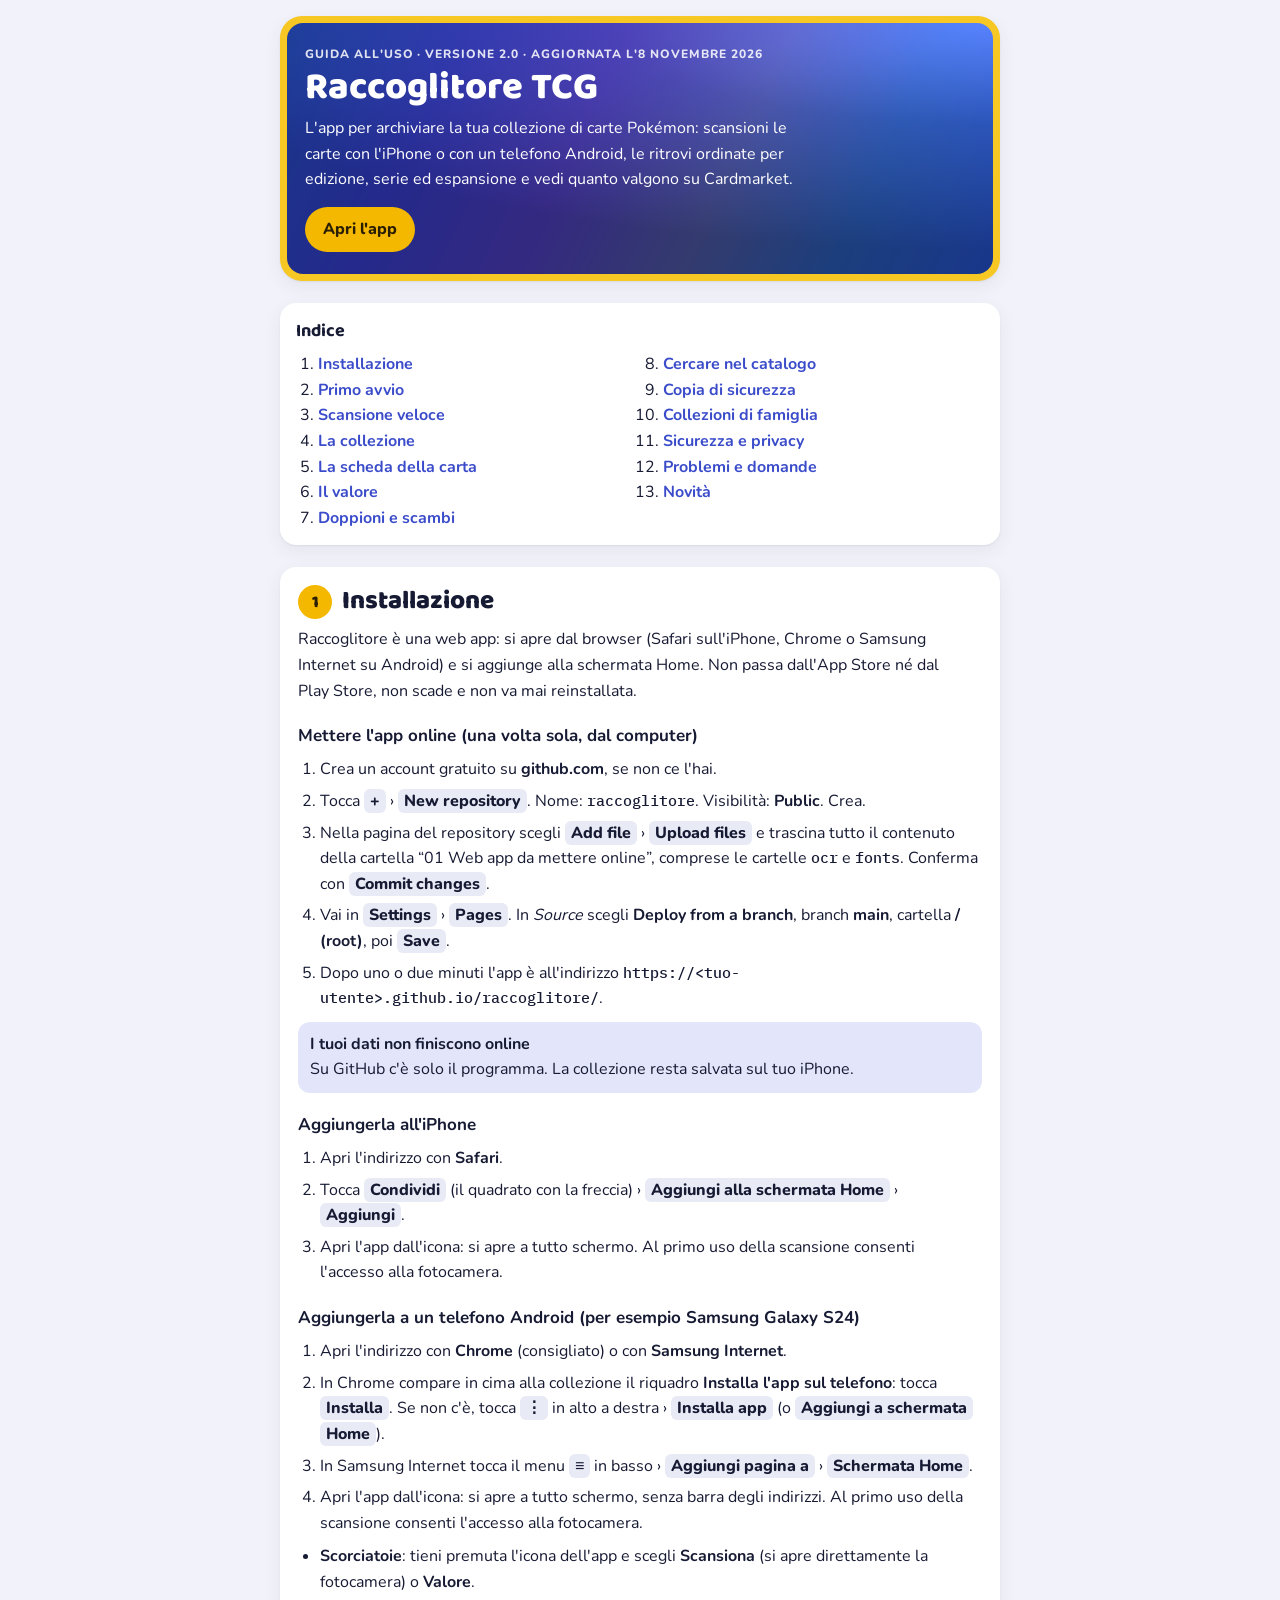
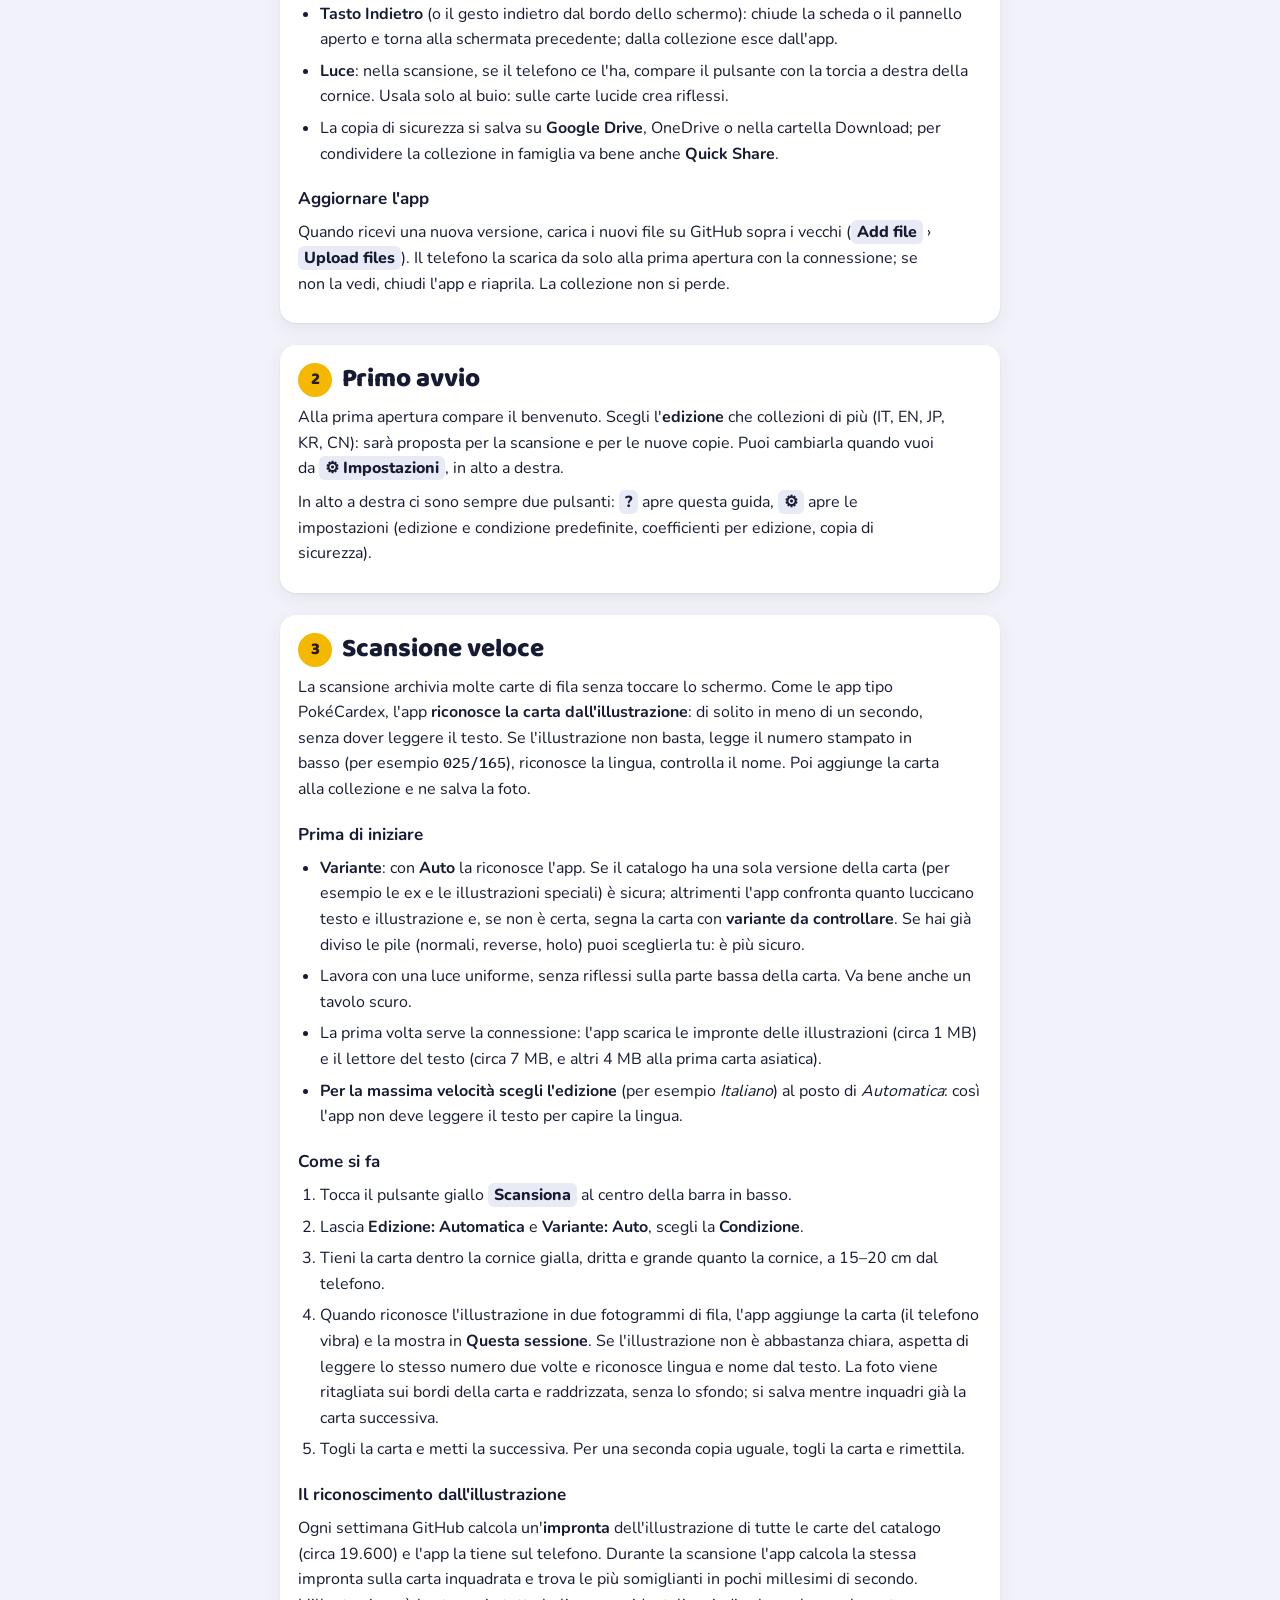
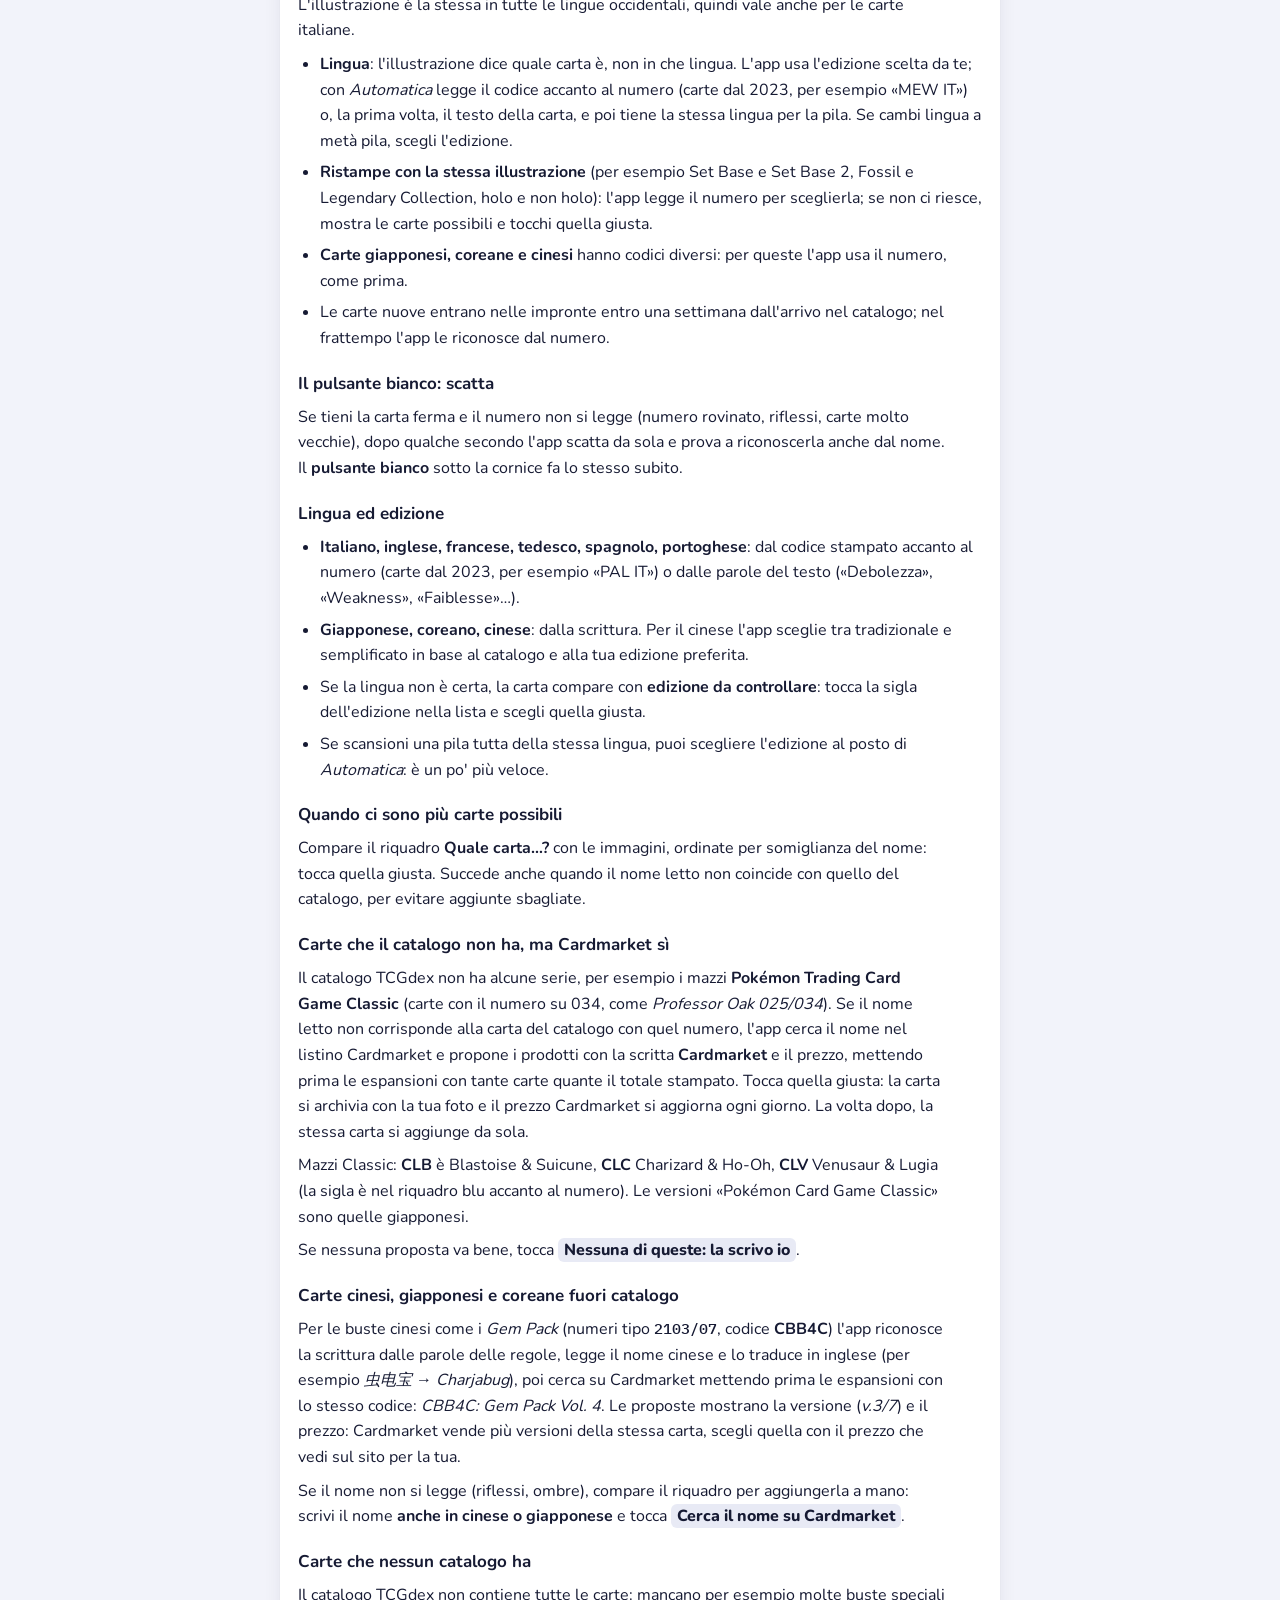
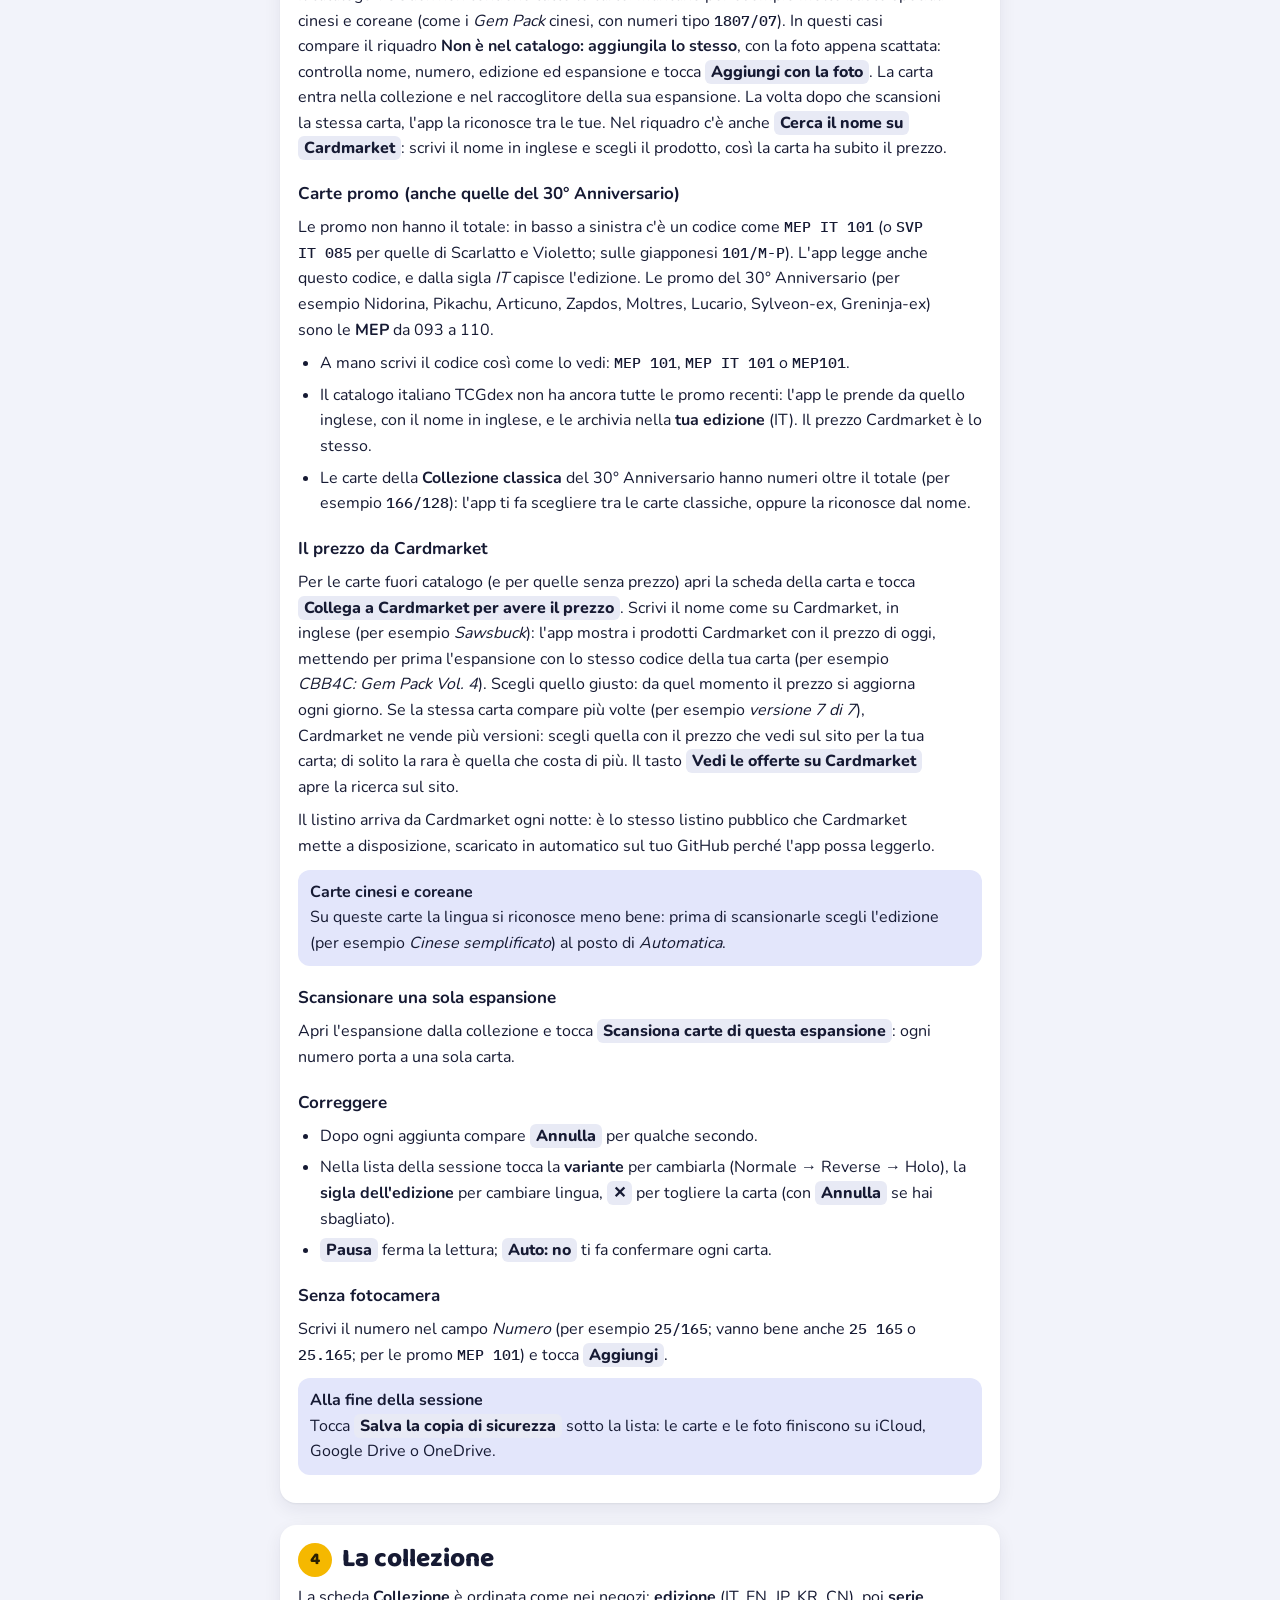
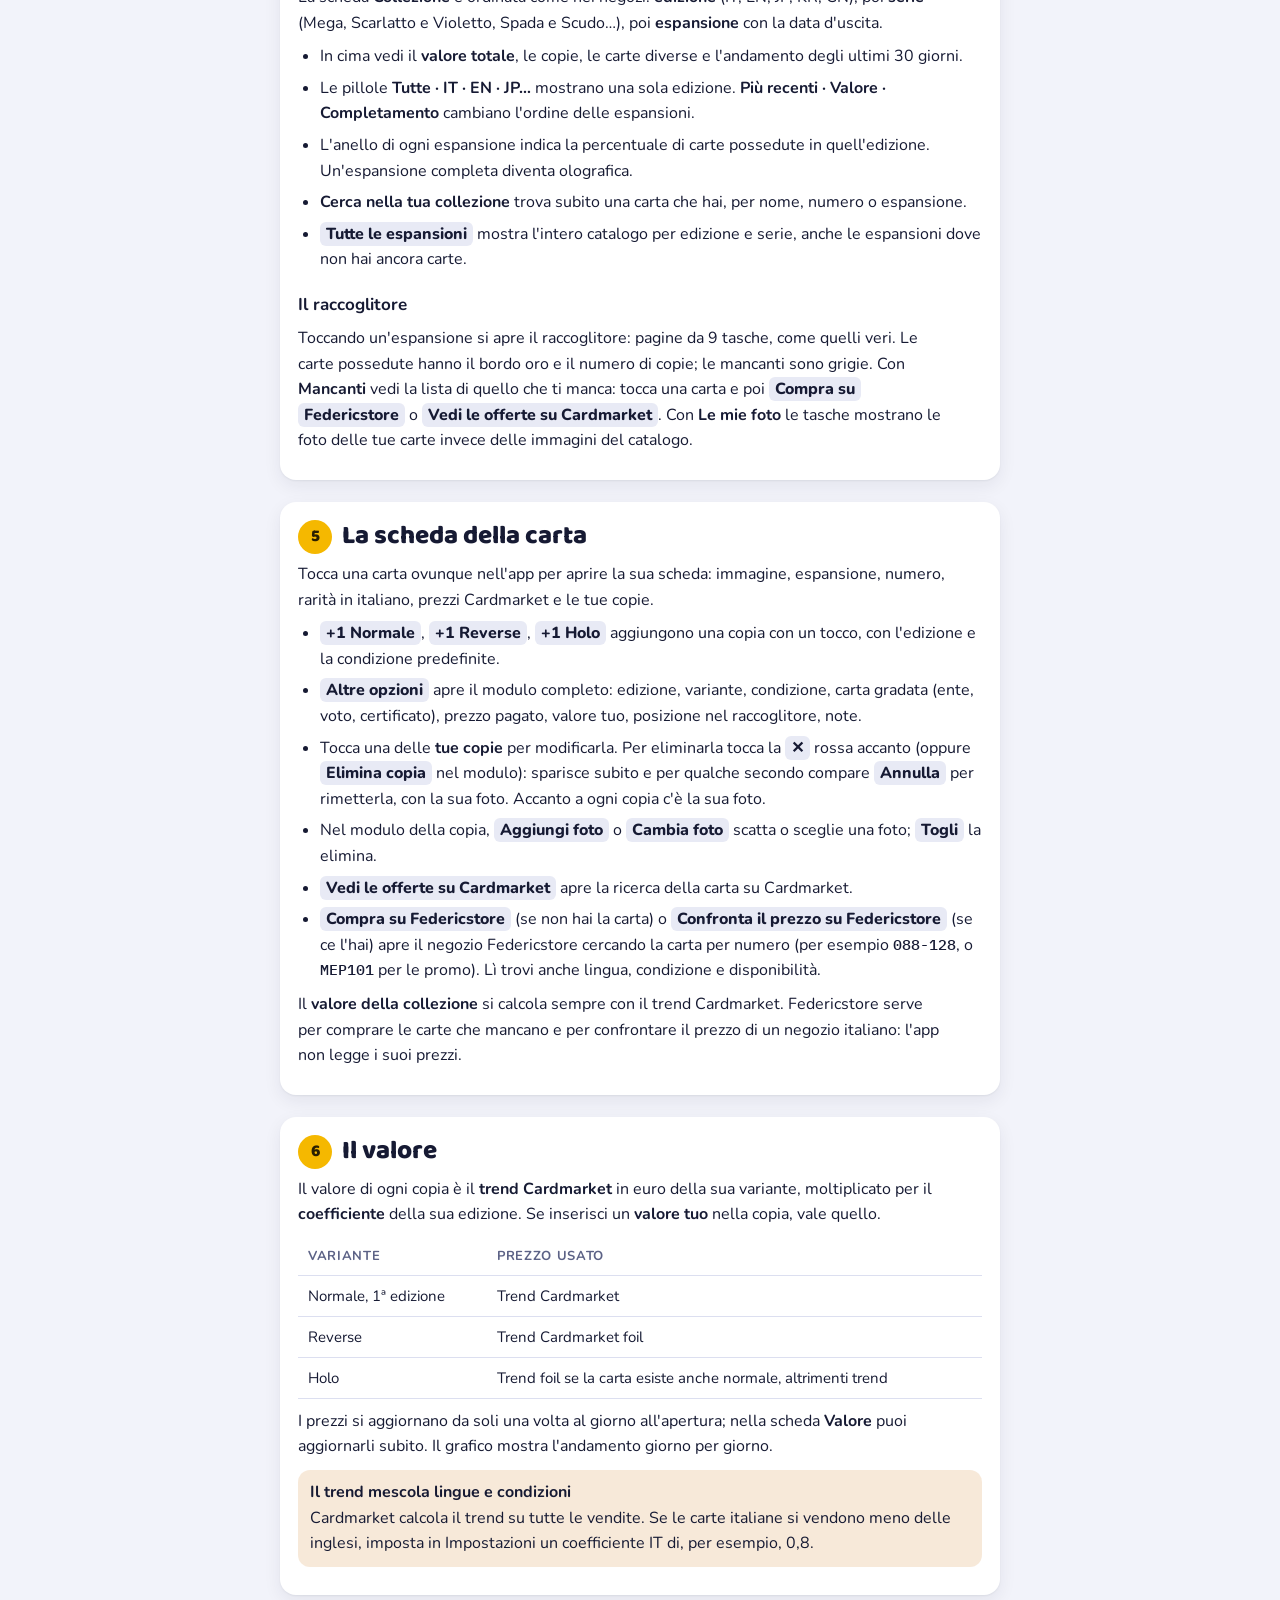
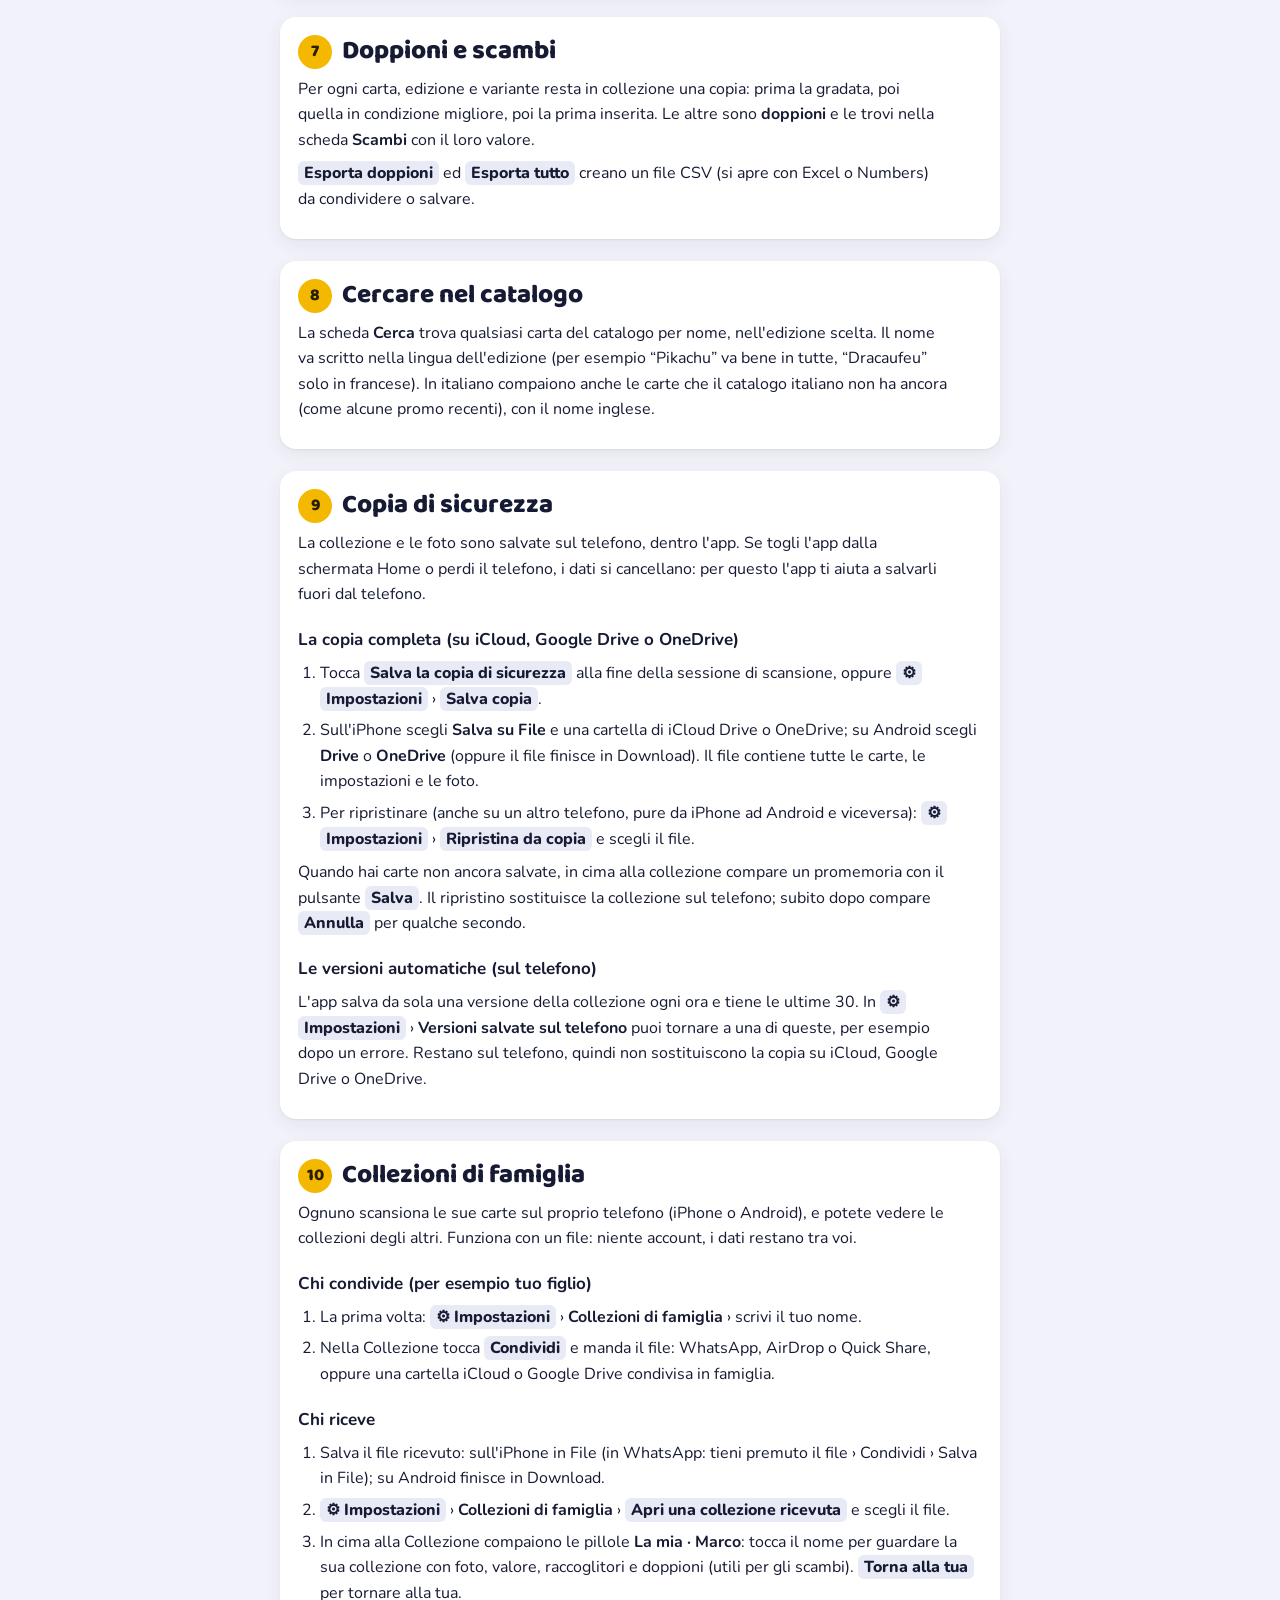
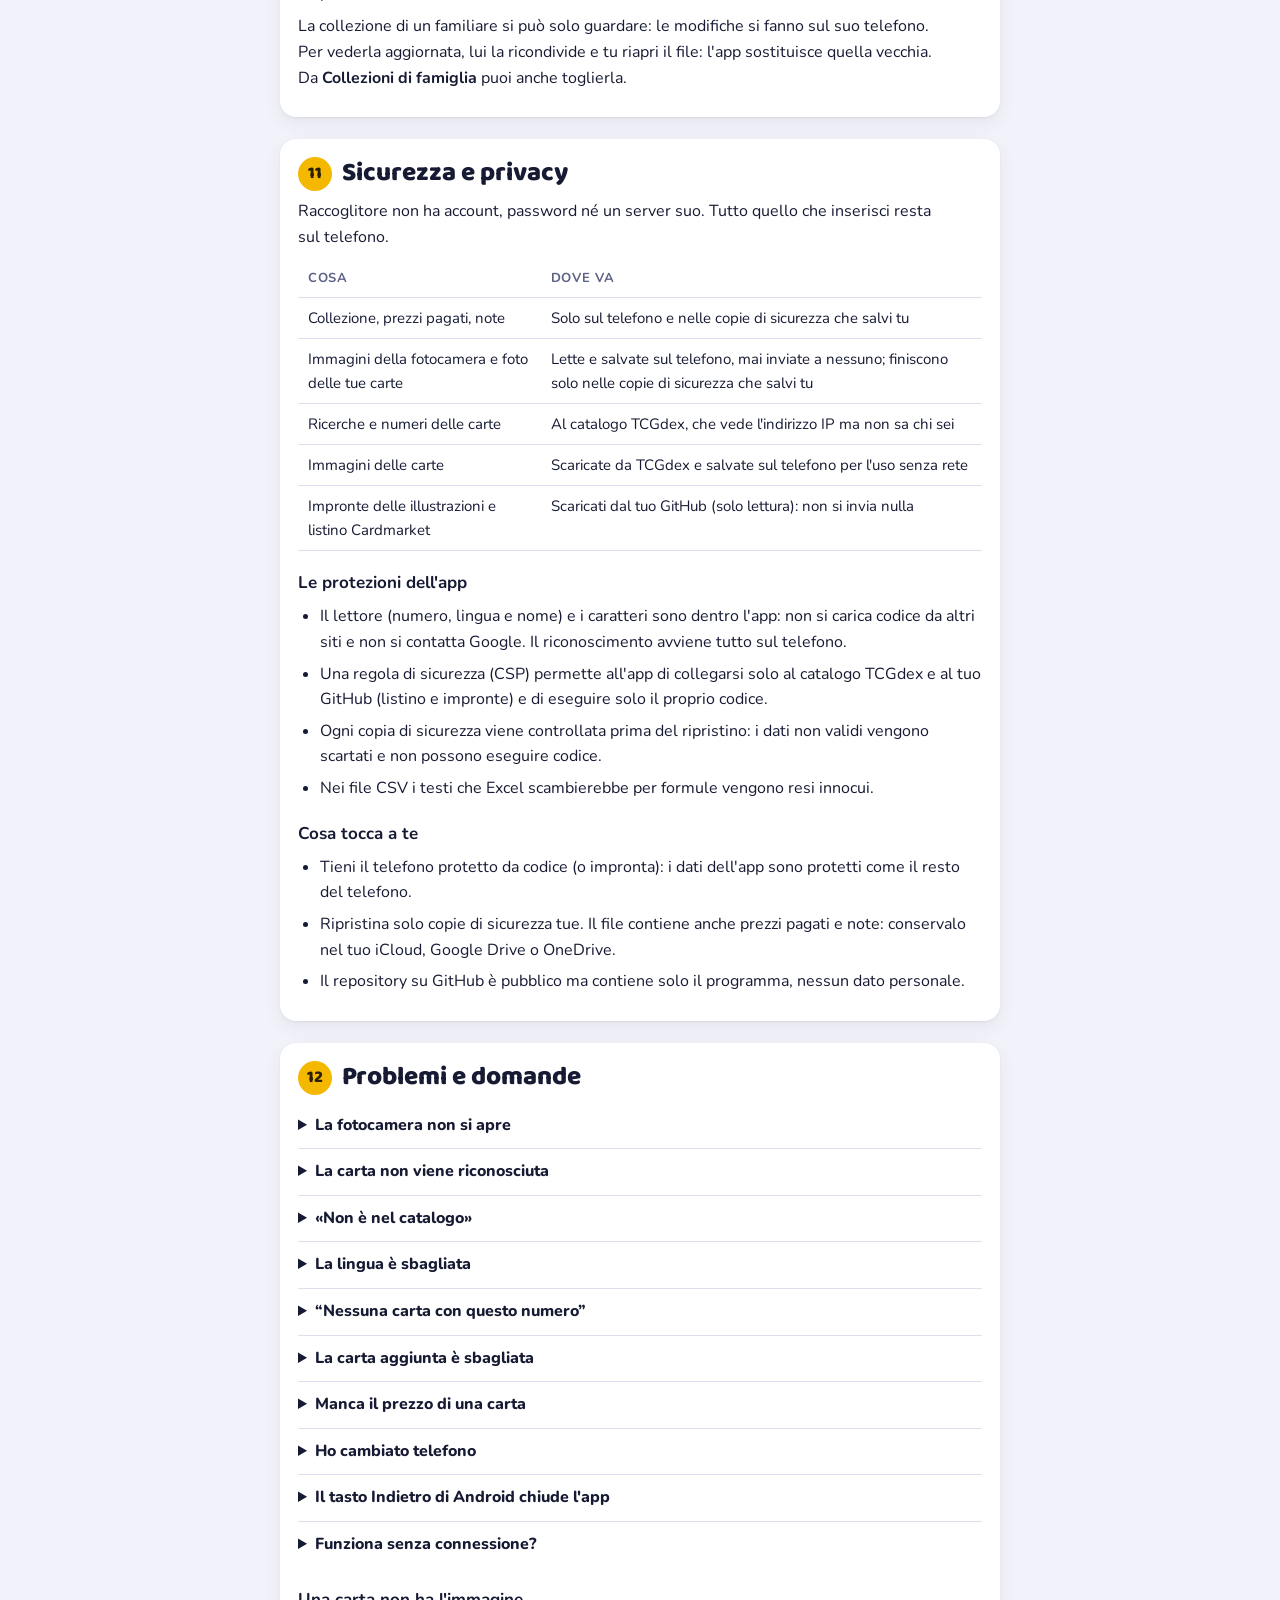
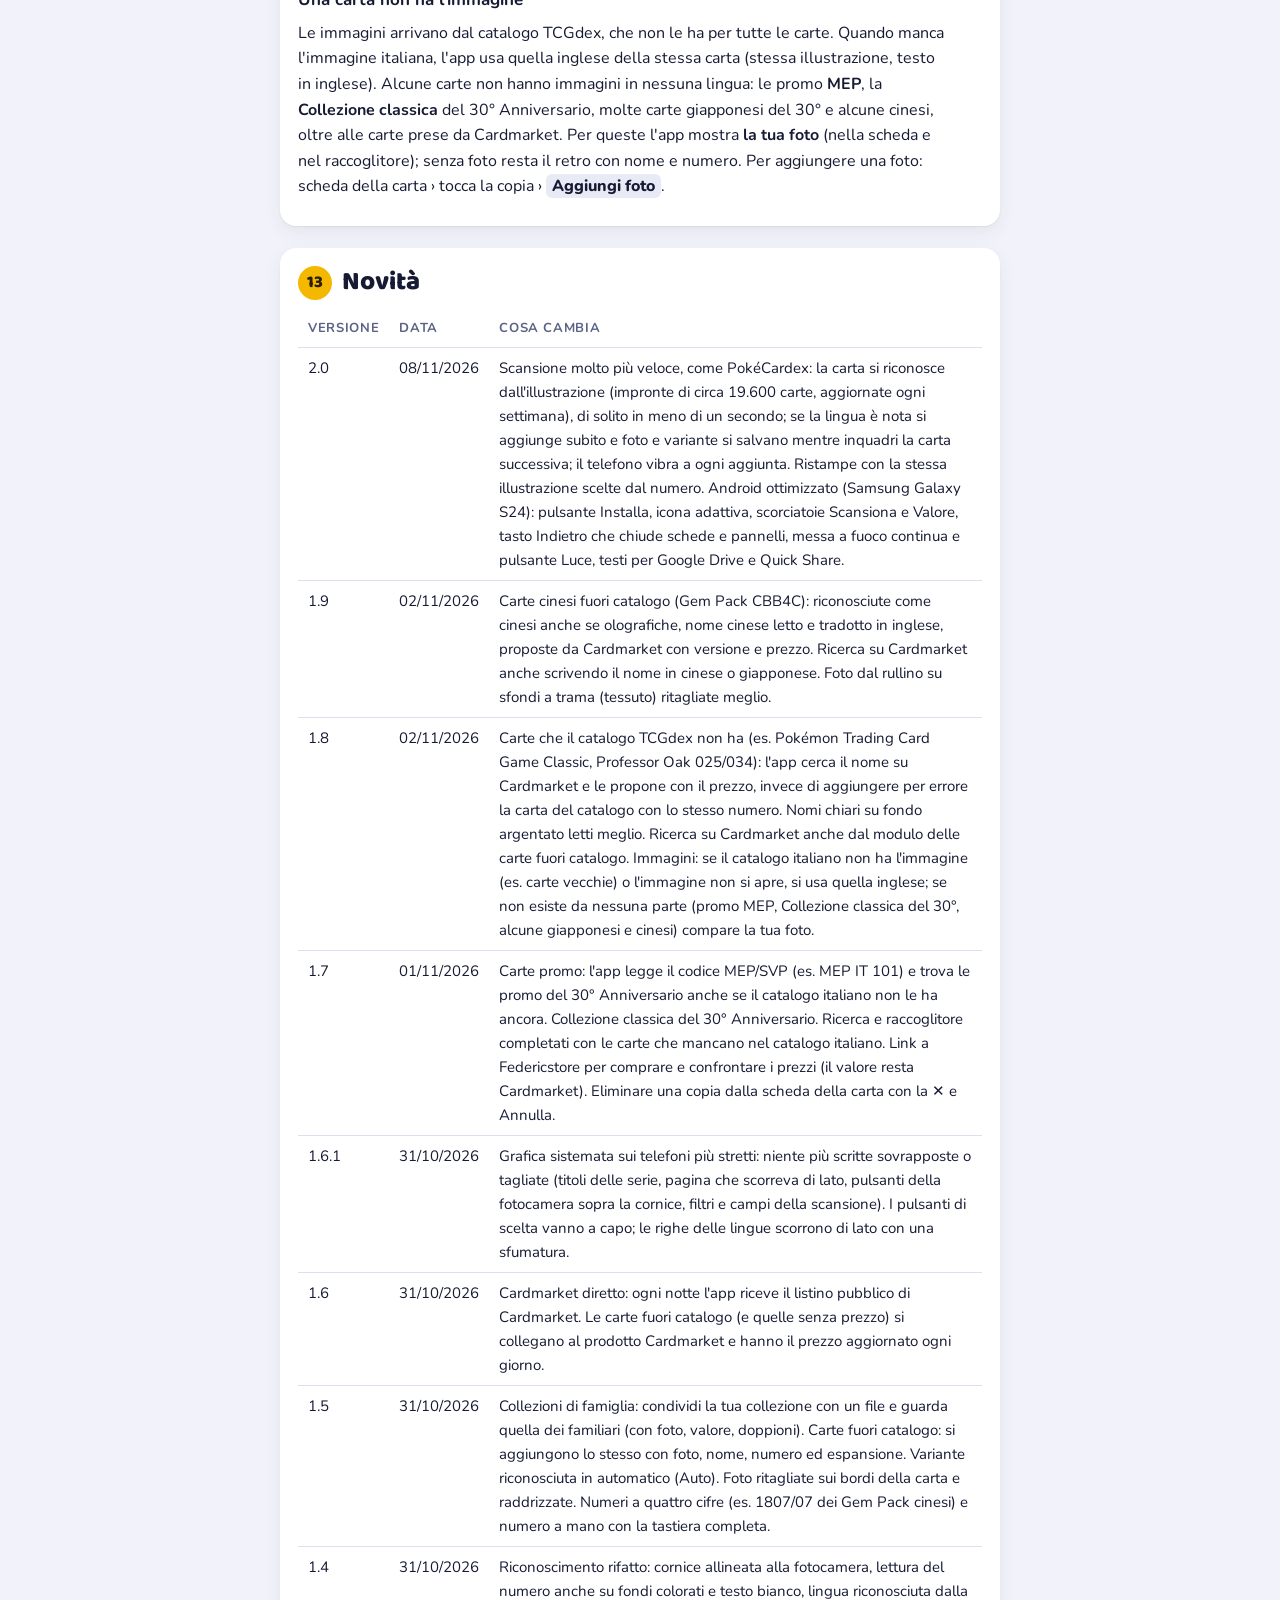
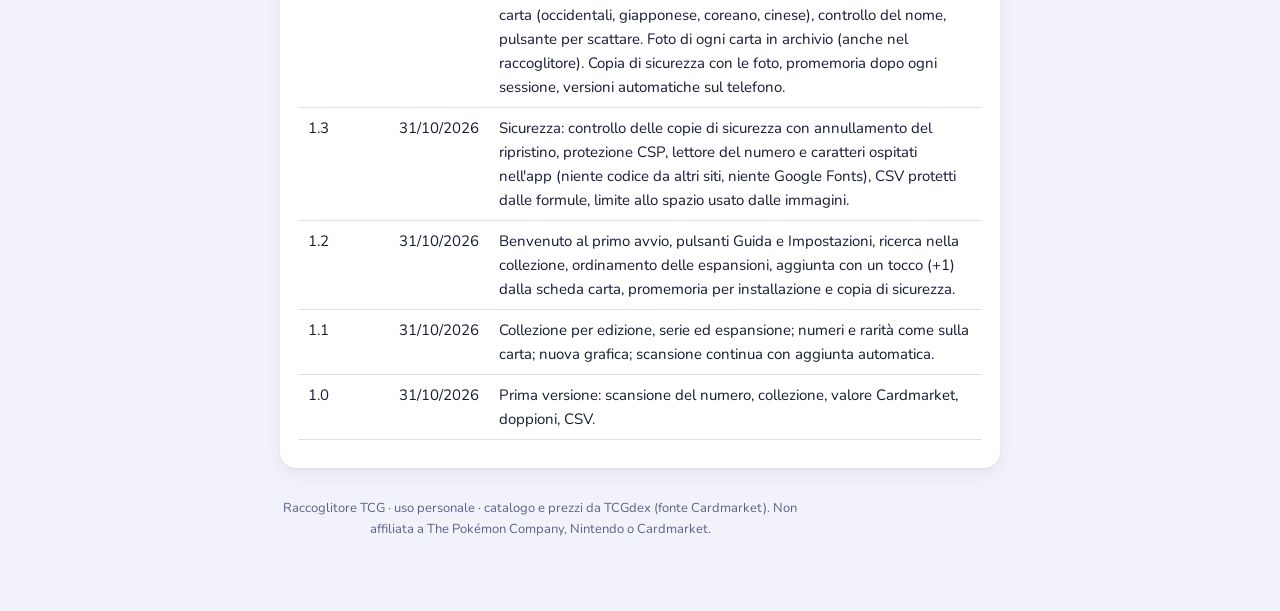
<file: guida.html>
<!doctype html>
<html lang="it">
<head>
<meta charset="utf-8">
<meta http-equiv="Content-Security-Policy" content="default-src 'none'; style-src 'self' 'unsafe-inline'; img-src 'self'; font-src 'self'; manifest-src 'self'; base-uri 'none'; form-action 'none'">
<meta name="referrer" content="no-referrer">
<meta name="viewport" content="width=device-width,initial-scale=1,viewport-fit=cover">
<meta name="apple-mobile-web-app-capable" content="yes">
<meta name="mobile-web-app-capable" content="yes">
<meta name="apple-mobile-web-app-status-bar-style" content="default">
<meta name="apple-mobile-web-app-title" content="Raccoglitore">
<meta name="theme-color" content="#f2f3fa" media="(prefers-color-scheme: light)">
<meta name="theme-color" content="#0c0f22" media="(prefers-color-scheme: dark)">
<link rel="apple-touch-icon" href="icon-180.png">
<link rel="icon" href="icon-192.png">
<style>:root{color-scheme:light;padding-top:env(safe-area-inset-top,0px);padding-bottom:env(safe-area-inset-bottom,0px)}body{margin:0;font:14px system-ui,-apple-system,sans-serif}img{max-width:100%}[hidden]{display:none!important}</style>
</head>
<body>
<title>Guida Raccoglitore TCG</title>
<meta name="claude:viewport-fit-sides" content="cover">
<link rel="stylesheet" href="fonts/fonts.css">
<style>
/* Layout: colonna di lettura con indice in cima; ogni capitolo è una sezione con titolo e passi numerati */
:root {
  --bg: #f2f3fa; --surface: #ffffff; --sunk: #e8eaf5; --ink: #161a33; --muted: #5c6286; --line: #dcdff0;
  --accent: #3b4cca; --accent-soft: #e3e6fb; --gold: #f5b800; --gold-ink: #2a1f00; --frame: #f7c724; --warn: #c66a00;
  --shadow: 0 1px 2px rgba(22, 26, 51, .06), 0 6px 18px rgba(22, 26, 51, .07);
  --holo: linear-gradient(115deg, #7fd3ff 0%, #b49bff 22%, #ff9ad5 42%, #ffe48a 62%, #8ff0c4 80%, #7fd3ff 100%);
  --font-display: "Baloo 2", "Avenir Next Rounded", system-ui, sans-serif;
  --font-body: "Nunito", -apple-system, "Segoe UI", Roboto, sans-serif;
  --font-mono: "IBM Plex Mono", ui-monospace, Menlo, monospace;
}
@media (prefers-color-scheme: dark) {
  :root:not([data-theme="light"]) { --bg: #0c0f22; --surface: #161a36; --sunk: #10132a; --ink: #eef0ff; --muted: #9ba1c9; --line: #272c53; --accent: #8d98ff; --accent-soft: #232a5c; --gold: #ffd23f; --frame: #e7b912; --warn: #f2a23c; --shadow: 0 1px 2px rgba(0,0,0,.3), 0 8px 24px rgba(0,0,0,.35); color-scheme: dark; }
}
:root[data-theme="dark"] { --bg: #0c0f22; --surface: #161a36; --sunk: #10132a; --ink: #eef0ff; --muted: #9ba1c9; --line: #272c53; --accent: #8d98ff; --accent-soft: #232a5c; --gold: #ffd23f; --frame: #e7b912; --warn: #f2a23c; --shadow: 0 1px 2px rgba(0,0,0,.3), 0 8px 24px rgba(0,0,0,.35); color-scheme: dark; }
body { background: var(--bg); color: var(--ink); font-family: var(--font-body); font-size: 16px; line-height: 1.6; }
.wrap { max-width: 720px; margin: 0 auto; padding-left: max(16px, env(safe-area-inset-left, 0px)); padding-right: max(16px, env(safe-area-inset-right, 0px)); padding-block: 16px 64px; display: grid; grid-template-columns: minmax(0, 1fr); gap: 22px; }
.hero { border-radius: 22px; padding: 7px; background: var(--frame); box-shadow: var(--shadow); }
.hero-inner { border-radius: 16px; padding: 22px 18px; color: #fff; position: relative; overflow: hidden; background: radial-gradient(120% 90% at 100% 0%, #5468ff 0%, #2a3aa8 45%, #19226b 100%); }
.hero-inner::after { content: ""; position: absolute; inset: 0; background: var(--holo); mix-blend-mode: soft-light; opacity: .55; pointer-events: none; }
.hero-inner > * { position: relative; z-index: 1; }
.eyebrow { font-size: 12px; font-weight: 800; letter-spacing: .08em; text-transform: uppercase; opacity: .85; }
h1 { font-family: var(--font-display); font-weight: 800; font-size: clamp(30px, 10vw, 38px); line-height: 1.05; margin: 4px 0 8px; text-wrap: balance; }
.hero p { margin: 0; max-width: 52ch; }
.hero .cta { display: inline-flex; margin-top: 14px; background: var(--gold); color: var(--gold-ink); font-weight: 800; text-decoration: none; padding: 10px 18px; border-radius: 999px; }
nav.toc { background: var(--surface); border-radius: 16px; box-shadow: var(--shadow); padding: 14px 16px; }
nav.toc b { font-family: var(--font-display); font-size: 18px; }
nav.toc ol { margin: 6px 0 0; padding-left: 22px; columns: 2 220px; column-gap: 24px; }
nav.toc a { color: var(--accent); font-weight: 700; text-decoration: none; }
section.chap { background: var(--surface); border-radius: 16px; box-shadow: var(--shadow); padding: 18px; scroll-margin-top: 12px; }
h2 { font-family: var(--font-display); font-weight: 800; font-size: 26px; line-height: 1.15; margin: 0 0 8px; text-wrap: balance; display: flex; gap: 10px; align-items: center; }
h2 .n { flex: none; width: 34px; height: 34px; border-radius: 50%; background: var(--gold); color: var(--gold-ink); display: grid; place-items: center; font-size: 17px; }
h3 { font-size: 17px; margin: 18px 0 4px; }
p { margin: 8px 0; max-width: 65ch; }
ol.steps, ul.points { margin: 8px 0; padding-left: 22px; }
ol.steps li, ul.points li { margin: 6px 0; }
.tip { border-radius: 12px; padding: 10px 12px; background: var(--accent-soft); margin: 10px 0; }
.warn { border-radius: 12px; padding: 10px 12px; background: color-mix(in srgb, var(--warn) 15%, transparent); margin: 10px 0; }
.tip b, .warn b { display: block; }
kbd, .k { font-family: var(--font-body); font-weight: 800; background: var(--sunk); border-radius: 6px; padding: 1px 6px; -webkit-box-decoration-break: clone; box-decoration-break: clone; }
code, .num { font-family: var(--font-mono); font-size: .92em; overflow-wrap: anywhere; }
table { border-collapse: collapse; width: 100%; font-size: 15px; }
.tablebox { overflow-x: auto; margin: 10px 0; }
th, td { text-align: left; padding: 8px 10px; border-bottom: 1px solid var(--line); vertical-align: top; }
td:last-child { overflow-wrap: break-word; }
.news td:nth-child(-n+2), .news th { white-space: nowrap; }
/* Telefono stretto: ogni novità diventa un blocco (versione e data sopra, testo sotto) */
@media (max-width: 520px) {
  .news thead { display: none; }
  .news, .news tbody, .news tr, .news td { display: block; }
  .news tr { padding: 10px 0; border-bottom: 1px solid var(--line); }
  .news td { border: 0; padding: 0; }
  .news td:nth-child(1), .news td:nth-child(2) { display: inline-block; font-weight: 800; margin: 0 10px 4px 0; }
  .news td:nth-child(2) { font-weight: 600; color: var(--muted); }
}
@media (max-width: 360px) { table { font-size: 14px; } th, td { padding: 8px 6px; } }
th { color: var(--muted); font-size: 13px; text-transform: uppercase; letter-spacing: .05em; }
details { border-top: 1px solid var(--line); padding: 10px 0; }
details:first-of-type { border-top: 0; }
summary { font-weight: 800; cursor: pointer; }
.foot { text-align: center; color: var(--muted); font-size: 13px; }
a { color: var(--accent); }
:focus-visible { outline: 3px solid var(--accent); outline-offset: 2px; border-radius: 6px; }
</style>

<div class="wrap">
  <header class="hero"><div class="hero-inner">
    <div class="eyebrow">Guida all'uso · versione 2.0 · aggiornata l'8 novembre 2026</div>
    <h1>Raccoglitore TCG</h1>
    <p>L'app per archiviare la tua collezione di carte Pokémon: scansioni le carte con l'iPhone o con un telefono Android, le ritrovi ordinate per edizione, serie ed espansione e vedi quanto valgono su Cardmarket.</p>
    <a class="cta" href="./">Apri l'app</a>
  </div></header>

  <nav class="toc" aria-label="Indice"><b>Indice</b>
    <ol>
      <li><a href="#installazione">Installazione</a></li>
      <li><a href="#primo-avvio">Primo avvio</a></li>
      <li><a href="#scansione">Scansione veloce</a></li>
      <li><a href="#collezione">La collezione</a></li>
      <li><a href="#carta">La scheda della carta</a></li>
      <li><a href="#valore">Il valore</a></li>
      <li><a href="#scambi">Doppioni e scambi</a></li>
      <li><a href="#cerca">Cercare nel catalogo</a></li>
      <li><a href="#backup">Copia di sicurezza</a></li>
      <li><a href="#famiglia">Collezioni di famiglia</a></li>
      <li><a href="#sicurezza">Sicurezza e privacy</a></li>
      <li><a href="#problemi">Problemi e domande</a></li>
      <li><a href="#novita">Novità</a></li>
    </ol>
  </nav>

  <section class="chap" id="installazione">
    <h2><span class="n">1</span>Installazione</h2>
    <p>Raccoglitore è una web app: si apre dal browser (Safari sull'iPhone, Chrome o Samsung Internet su Android) e si aggiunge alla schermata Home. Non passa dall'App Store né dal Play Store, non scade e non va mai reinstallata.</p>
    <h3>Mettere l'app online (una volta sola, dal computer)</h3>
    <ol class="steps">
      <li>Crea un account gratuito su <b>github.com</b>, se non ce l'hai.</li>
      <li>Tocca <span class="k">+</span> › <span class="k">New repository</span>. Nome: <code>raccoglitore</code>. Visibilità: <b>Public</b>. Crea.</li>
      <li>Nella pagina del repository scegli <span class="k">Add file</span> › <span class="k">Upload files</span> e trascina tutto il contenuto della cartella “01 Web app da mettere online”, comprese le cartelle <code>ocr</code> e <code>fonts</code>. Conferma con <span class="k">Commit changes</span>.</li>
      <li>Vai in <span class="k">Settings</span> › <span class="k">Pages</span>. In <i>Source</i> scegli <b>Deploy from a branch</b>, branch <b>main</b>, cartella <b>/ (root)</b>, poi <span class="k">Save</span>.</li>
      <li>Dopo uno o due minuti l'app è all'indirizzo <code>https://&lt;tuo-utente&gt;.github.io/raccoglitore/</code>.</li>
    </ol>
    <div class="tip"><b>I tuoi dati non finiscono online</b>Su GitHub c'è solo il programma. La collezione resta salvata sul tuo iPhone.</div>
    <h3>Aggiungerla all'iPhone</h3>
    <ol class="steps">
      <li>Apri l'indirizzo con <b>Safari</b>.</li>
      <li>Tocca <span class="k">Condividi</span> (il quadrato con la freccia) › <span class="k">Aggiungi alla schermata Home</span> › <span class="k">Aggiungi</span>.</li>
      <li>Apri l'app dall'icona: si apre a tutto schermo. Al primo uso della scansione consenti l'accesso alla fotocamera.</li>
    </ol>
    <h3>Aggiungerla a un telefono Android (per esempio Samsung Galaxy S24)</h3>
    <ol class="steps">
      <li>Apri l'indirizzo con <b>Chrome</b> (consigliato) o con <b>Samsung Internet</b>.</li>
      <li>In Chrome compare in cima alla collezione il riquadro <b>Installa l'app sul telefono</b>: tocca <span class="k">Installa</span>. Se non c'è, tocca <span class="k">⋮</span> in alto a destra › <span class="k">Installa app</span> (o <span class="k">Aggiungi a schermata Home</span>).</li>
      <li>In Samsung Internet tocca il menu <span class="k">≡</span> in basso › <span class="k">Aggiungi pagina a</span> › <span class="k">Schermata Home</span>.</li>
      <li>Apri l'app dall'icona: si apre a tutto schermo, senza barra degli indirizzi. Al primo uso della scansione consenti l'accesso alla fotocamera.</li>
    </ol>
    <ul class="points">
      <li><b>Scorciatoie</b>: tieni premuta l'icona dell'app e scegli <b>Scansiona</b> (si apre direttamente la fotocamera) o <b>Valore</b>.</li>
      <li><b>Tasto Indietro</b> (o il gesto indietro dal bordo dello schermo): chiude la scheda o il pannello aperto e torna alla schermata precedente; dalla collezione esce dall'app.</li>
      <li><b>Luce</b>: nella scansione, se il telefono ce l'ha, compare il pulsante con la torcia a destra della cornice. Usala solo al buio: sulle carte lucide crea riflessi.</li>
      <li>La copia di sicurezza si salva su <b>Google Drive</b>, OneDrive o nella cartella Download; per condividere la collezione in famiglia va bene anche <b>Quick Share</b>.</li>
    </ul>
    <h3>Aggiornare l'app</h3>
    <p>Quando ricevi una nuova versione, carica i nuovi file su GitHub sopra i vecchi (<span class="k">Add file</span> › <span class="k">Upload files</span>). Il telefono la scarica da solo alla prima apertura con la connessione; se non la vedi, chiudi l'app e riaprila. La collezione non si perde.</p>
  </section>

  <section class="chap" id="primo-avvio">
    <h2><span class="n">2</span>Primo avvio</h2>
    <p>Alla prima apertura compare il benvenuto. Scegli l'<b>edizione</b> che collezioni di più (IT, EN, JP, KR, CN): sarà proposta per la scansione e per le nuove copie. Puoi cambiarla quando vuoi da <span class="k">⚙︎ Impostazioni</span>, in alto a destra.</p>
    <p>In alto a destra ci sono sempre due pulsanti: <span class="k">?</span> apre questa guida, <span class="k">⚙︎</span> apre le impostazioni (edizione e condizione predefinite, coefficienti per edizione, copia di sicurezza).</p>
  </section>

  <section class="chap" id="scansione">
    <h2><span class="n">3</span>Scansione veloce</h2>
    <p>La scansione archivia molte carte di fila senza toccare lo schermo. Come le app tipo PokéCardex, l'app <b>riconosce la carta dall'illustrazione</b>: di solito in meno di un secondo, senza dover leggere il testo. Se l'illustrazione non basta, legge il numero stampato in basso (per esempio <span class="num">025/165</span>), riconosce la lingua, controlla il nome. Poi aggiunge la carta alla collezione e ne salva la foto.</p>
    <h3>Prima di iniziare</h3>
    <ul class="points">
      <li><b>Variante</b>: con <b>Auto</b> la riconosce l'app. Se il catalogo ha una sola versione della carta (per esempio le ex e le illustrazioni speciali) è sicura; altrimenti l'app confronta quanto luccicano testo e illustrazione e, se non è certa, segna la carta con <b>variante da controllare</b>. Se hai già diviso le pile (normali, reverse, holo) puoi sceglierla tu: è più sicuro.</li>
      <li>Lavora con una luce uniforme, senza riflessi sulla parte bassa della carta. Va bene anche un tavolo scuro.</li>
      <li>La prima volta serve la connessione: l'app scarica le impronte delle illustrazioni (circa 1 MB) e il lettore del testo (circa 7 MB, e altri 4 MB alla prima carta asiatica).</li>
      <li><b>Per la massima velocità scegli l'edizione</b> (per esempio <i>Italiano</i>) al posto di <i>Automatica</i>: così l'app non deve leggere il testo per capire la lingua.</li>
    </ul>
    <h3>Come si fa</h3>
    <ol class="steps">
      <li>Tocca il pulsante giallo <span class="k">Scansiona</span> al centro della barra in basso.</li>
      <li>Lascia <b>Edizione: Automatica</b> e <b>Variante: Auto</b>, scegli la <b>Condizione</b>.</li>
      <li>Tieni la carta dentro la cornice gialla, dritta e grande quanto la cornice, a 15–20 cm dal telefono.</li>
      <li>Quando riconosce l'illustrazione in due fotogrammi di fila, l'app aggiunge la carta (il telefono vibra) e la mostra in <b>Questa sessione</b>. Se l'illustrazione non è abbastanza chiara, aspetta di leggere lo stesso numero due volte e riconosce lingua e nome dal testo. La foto viene ritagliata sui bordi della carta e raddrizzata, senza lo sfondo; si salva mentre inquadri già la carta successiva.</li>
      <li>Togli la carta e metti la successiva. Per una seconda copia uguale, togli la carta e rimettila.</li>
    </ol>
    <h3>Il riconoscimento dall'illustrazione</h3>
    <p>Ogni settimana GitHub calcola un'<b>impronta</b> dell'illustrazione di tutte le carte del catalogo (circa 19.600) e l'app la tiene sul telefono. Durante la scansione l'app calcola la stessa impronta sulla carta inquadrata e trova le più somiglianti in pochi millesimi di secondo. L'illustrazione è la stessa in tutte le lingue occidentali, quindi vale anche per le carte italiane.</p>
    <ul class="points">
      <li><b>Lingua</b>: l'illustrazione dice quale carta è, non in che lingua. L'app usa l'edizione scelta da te; con <i>Automatica</i> legge il codice accanto al numero (carte dal 2023, per esempio «MEW IT») o, la prima volta, il testo della carta, e poi tiene la stessa lingua per la pila. Se cambi lingua a metà pila, scegli l'edizione.</li>
      <li><b>Ristampe con la stessa illustrazione</b> (per esempio Set Base e Set Base 2, Fossil e Legendary Collection, holo e non holo): l'app legge il numero per sceglierla; se non ci riesce, mostra le carte possibili e tocchi quella giusta.</li>
      <li><b>Carte giapponesi, coreane e cinesi</b> hanno codici diversi: per queste l'app usa il numero, come prima.</li>
      <li>Le carte nuove entrano nelle impronte entro una settimana dall'arrivo nel catalogo; nel frattempo l'app le riconosce dal numero.</li>
    </ul>
    <h3>Il pulsante bianco: scatta</h3>
    <p>Se tieni la carta ferma e il numero non si legge (numero rovinato, riflessi, carte molto vecchie), dopo qualche secondo l'app scatta da sola e prova a riconoscerla anche dal nome. Il <b>pulsante bianco</b> sotto la cornice fa lo stesso subito.</p>
    <h3>Lingua ed edizione</h3>
    <ul class="points">
      <li><b>Italiano, inglese, francese, tedesco, spagnolo, portoghese</b>: dal codice stampato accanto al numero (carte dal 2023, per esempio «PAL IT») o dalle parole del testo («Debolezza», «Weakness», «Faiblesse»…).</li>
      <li><b>Giapponese, coreano, cinese</b>: dalla scrittura. Per il cinese l'app sceglie tra tradizionale e semplificato in base al catalogo e alla tua edizione preferita.</li>
      <li>Se la lingua non è certa, la carta compare con <b>edizione da controllare</b>: tocca la sigla dell'edizione nella lista e scegli quella giusta.</li>
      <li>Se scansioni una pila tutta della stessa lingua, puoi scegliere l'edizione al posto di <i>Automatica</i>: è un po' più veloce.</li>
    </ul>
    <h3>Quando ci sono più carte possibili</h3>
    <p>Compare il riquadro <b>Quale carta…?</b> con le immagini, ordinate per somiglianza del nome: tocca quella giusta. Succede anche quando il nome letto non coincide con quello del catalogo, per evitare aggiunte sbagliate.</p>
    <h3>Carte che il catalogo non ha, ma Cardmarket sì</h3>
    <p>Il catalogo TCGdex non ha alcune serie, per esempio i mazzi <b>Pokémon Trading Card Game Classic</b> (carte con il numero su 034, come <i>Professor Oak 025/034</i>). Se il nome letto non corrisponde alla carta del catalogo con quel numero, l'app cerca il nome nel listino Cardmarket e propone i prodotti con la scritta <b>Cardmarket</b> e il prezzo, mettendo prima le espansioni con tante carte quante il totale stampato. Tocca quella giusta: la carta si archivia con la tua foto e il prezzo Cardmarket si aggiorna ogni giorno. La volta dopo, la stessa carta si aggiunge da sola.</p>
    <p class="note">Mazzi Classic: <b>CLB</b> è Blastoise &amp; Suicune, <b>CLC</b> Charizard &amp; Ho-Oh, <b>CLV</b> Venusaur &amp; Lugia (la sigla è nel riquadro blu accanto al numero). Le versioni «Pokémon Card Game Classic» sono quelle giapponesi.</p>
    <p>Se nessuna proposta va bene, tocca <span class="k">Nessuna di queste: la scrivo io</span>.</p>
    <h3>Carte cinesi, giapponesi e coreane fuori catalogo</h3>
    <p>Per le buste cinesi come i <i>Gem Pack</i> (numeri tipo <span class="num">2103/07</span>, codice <b>CBB4C</b>) l'app riconosce la scrittura dalle parole delle regole, legge il nome cinese e lo traduce in inglese (per esempio <i>虫电宝</i> → <i>Charjabug</i>), poi cerca su Cardmarket mettendo prima le espansioni con lo stesso codice: <i>CBB4C: Gem Pack Vol. 4</i>. Le proposte mostrano la versione (<i>v.3/7</i>) e il prezzo: Cardmarket vende più versioni della stessa carta, scegli quella con il prezzo che vedi sul sito per la tua.</p>
    <p>Se il nome non si legge (riflessi, ombre), compare il riquadro per aggiungerla a mano: scrivi il nome <b>anche in cinese o giapponese</b> e tocca <span class="k">Cerca il nome su Cardmarket</span>.</p>
    <h3>Carte che nessun catalogo ha</h3>
    <p>Il catalogo TCGdex non contiene tutte le carte: mancano per esempio molte buste speciali cinesi e coreane (come i <i>Gem Pack</i> cinesi, con numeri tipo <span class="num">1807/07</span>). In questi casi compare il riquadro <b>Non è nel catalogo: aggiungila lo stesso</b>, con la foto appena scattata: controlla nome, numero, edizione ed espansione e tocca <span class="k">Aggiungi con la foto</span>. La carta entra nella collezione e nel raccoglitore della sua espansione. La volta dopo che scansioni la stessa carta, l'app la riconosce tra le tue. Nel riquadro c'è anche <span class="k">Cerca il nome su Cardmarket</span>: scrivi il nome in inglese e scegli il prodotto, così la carta ha subito il prezzo.</p>
    <h3>Carte promo (anche quelle del 30° Anniversario)</h3>
    <p>Le promo non hanno il totale: in basso a sinistra c'è un codice come <span class="num">MEP IT 101</span> (o <span class="num">SVP IT 085</span> per quelle di Scarlatto e Violetto; sulle giapponesi <span class="num">101/M-P</span>). L'app legge anche questo codice, e dalla sigla <i>IT</i> capisce l'edizione. Le promo del 30° Anniversario (per esempio Nidorina, Pikachu, Articuno, Zapdos, Moltres, Lucario, Sylveon-ex, Greninja-ex) sono le <b>MEP</b> da 093 a 110.</p>
    <ul class="points">
      <li>A mano scrivi il codice così come lo vedi: <span class="num">MEP 101</span>, <span class="num">MEP IT 101</span> o <span class="num">MEP101</span>.</li>
      <li>Il catalogo italiano TCGdex non ha ancora tutte le promo recenti: l'app le prende da quello inglese, con il nome in inglese, e le archivia nella <b>tua edizione</b> (IT). Il prezzo Cardmarket è lo stesso.</li>
      <li>Le carte della <b>Collezione classica</b> del 30° Anniversario hanno numeri oltre il totale (per esempio <span class="num">166/128</span>): l'app ti fa scegliere tra le carte classiche, oppure la riconosce dal nome.</li>
    </ul>
    <h3>Il prezzo da Cardmarket</h3>
    <p>Per le carte fuori catalogo (e per quelle senza prezzo) apri la scheda della carta e tocca <span class="k">Collega a Cardmarket per avere il prezzo</span>. Scrivi il nome come su Cardmarket, in inglese (per esempio <i>Sawsbuck</i>): l'app mostra i prodotti Cardmarket con il prezzo di oggi, mettendo per prima l'espansione con lo stesso codice della tua carta (per esempio <i>CBB4C: Gem Pack Vol. 4</i>). Scegli quello giusto: da quel momento il prezzo si aggiorna ogni giorno. Se la stessa carta compare più volte (per esempio <i>versione 7 di 7</i>), Cardmarket ne vende più versioni: scegli quella con il prezzo che vedi sul sito per la tua carta; di solito la rara è quella che costa di più. Il tasto <span class="k">Vedi le offerte su Cardmarket</span> apre la ricerca sul sito.</p>
    <p class="note">Il listino arriva da Cardmarket ogni notte: è lo stesso listino pubblico che Cardmarket mette a disposizione, scaricato in automatico sul tuo GitHub perché l'app possa leggerlo.</p>
    <div class="tip"><b>Carte cinesi e coreane</b>Su queste carte la lingua si riconosce meno bene: prima di scansionarle scegli l'edizione (per esempio <i>Cinese semplificato</i>) al posto di <i>Automatica</i>.</div>
    <h3>Scansionare una sola espansione</h3>
    <p>Apri l'espansione dalla collezione e tocca <span class="k">Scansiona carte di questa espansione</span>: ogni numero porta a una sola carta.</p>
    <h3>Correggere</h3>
    <ul class="points">
      <li>Dopo ogni aggiunta compare <span class="k">Annulla</span> per qualche secondo.</li>
      <li>Nella lista della sessione tocca la <b>variante</b> per cambiarla (Normale → Reverse → Holo), la <b>sigla dell'edizione</b> per cambiare lingua, <span class="k">✕</span> per togliere la carta (con <span class="k">Annulla</span> se hai sbagliato).</li>
      <li><span class="k">Pausa</span> ferma la lettura; <span class="k">Auto: no</span> ti fa confermare ogni carta.</li>
    </ul>
    <h3>Senza fotocamera</h3>
    <p>Scrivi il numero nel campo <i>Numero</i> (per esempio <span class="num">25/165</span>; vanno bene anche <span class="num">25 165</span> o <span class="num">25.165</span>; per le promo <span class="num">MEP 101</span>) e tocca <span class="k">Aggiungi</span>.</p>
    <div class="tip"><b>Alla fine della sessione</b>Tocca <span class="k">Salva la copia di sicurezza</span> sotto la lista: le carte e le foto finiscono su iCloud, Google Drive o OneDrive.</div>
  </section>

  <section class="chap" id="collezione">
    <h2><span class="n">4</span>La collezione</h2>
    <p>La scheda <b>Collezione</b> è ordinata come nei negozi: <b>edizione</b> (IT, EN, JP, KR, CN), poi <b>serie</b> (Mega, Scarlatto e Violetto, Spada e Scudo…), poi <b>espansione</b> con la data d'uscita.</p>
    <ul class="points">
      <li>In cima vedi il <b>valore totale</b>, le copie, le carte diverse e l'andamento degli ultimi 30 giorni.</li>
      <li>Le pillole <b>Tutte · IT · EN · JP…</b> mostrano una sola edizione. <b>Più recenti · Valore · Completamento</b> cambiano l'ordine delle espansioni.</li>
      <li>L'anello di ogni espansione indica la percentuale di carte possedute in quell'edizione. Un'espansione completa diventa olografica.</li>
      <li><b>Cerca nella tua collezione</b> trova subito una carta che hai, per nome, numero o espansione.</li>
      <li><span class="k">Tutte le espansioni</span> mostra l'intero catalogo per edizione e serie, anche le espansioni dove non hai ancora carte.</li>
    </ul>
    <h3>Il raccoglitore</h3>
    <p>Toccando un'espansione si apre il raccoglitore: pagine da 9 tasche, come quelli veri. Le carte possedute hanno il bordo oro e il numero di copie; le mancanti sono grigie. Con <b>Mancanti</b> vedi la lista di quello che ti manca: tocca una carta e poi <span class="k">Compra su Federicstore</span> o <span class="k">Vedi le offerte su Cardmarket</span>. Con <b>Le mie foto</b> le tasche mostrano le foto delle tue carte invece delle immagini del catalogo.</p>
  </section>

  <section class="chap" id="carta">
    <h2><span class="n">5</span>La scheda della carta</h2>
    <p>Tocca una carta ovunque nell'app per aprire la sua scheda: immagine, espansione, numero, rarità in italiano, prezzi Cardmarket e le tue copie.</p>
    <ul class="points">
      <li><span class="k">+1 Normale</span>, <span class="k">+1 Reverse</span>, <span class="k">+1 Holo</span> aggiungono una copia con un tocco, con l'edizione e la condizione predefinite.</li>
      <li><span class="k">Altre opzioni</span> apre il modulo completo: edizione, variante, condizione, carta gradata (ente, voto, certificato), prezzo pagato, valore tuo, posizione nel raccoglitore, note.</li>
      <li>Tocca una delle <b>tue copie</b> per modificarla. Per eliminarla tocca la <span class="k">✕</span> rossa accanto (oppure <span class="k">Elimina copia</span> nel modulo): sparisce subito e per qualche secondo compare <span class="k">Annulla</span> per rimetterla, con la sua foto. Accanto a ogni copia c'è la sua foto.</li>
      <li>Nel modulo della copia, <span class="k">Aggiungi foto</span> o <span class="k">Cambia foto</span> scatta o sceglie una foto; <span class="k">Togli</span> la elimina.</li>
      <li><span class="k">Vedi le offerte su Cardmarket</span> apre la ricerca della carta su Cardmarket.</li>
      <li><span class="k">Compra su Federicstore</span> (se non hai la carta) o <span class="k">Confronta il prezzo su Federicstore</span> (se ce l'hai) apre il negozio Federicstore cercando la carta per numero (per esempio <span class="num">088-128</span>, o <span class="num">MEP101</span> per le promo). Lì trovi anche lingua, condizione e disponibilità.</li>
    </ul>
    <p class="note">Il <b>valore della collezione</b> si calcola sempre con il trend Cardmarket. Federicstore serve per comprare le carte che mancano e per confrontare il prezzo di un negozio italiano: l'app non legge i suoi prezzi.</p>
  </section>

  <section class="chap" id="valore">
    <h2><span class="n">6</span>Il valore</h2>
    <p>Il valore di ogni copia è il <b>trend Cardmarket</b> in euro della sua variante, moltiplicato per il <b>coefficiente</b> della sua edizione. Se inserisci un <b>valore tuo</b> nella copia, vale quello.</p>
    <div class="tablebox"><table>
      <thead><tr><th>Variante</th><th>Prezzo usato</th></tr></thead>
      <tbody>
        <tr><td>Normale, 1ª edizione</td><td>Trend Cardmarket</td></tr>
        <tr><td>Reverse</td><td>Trend Cardmarket foil</td></tr>
        <tr><td>Holo</td><td>Trend foil se la carta esiste anche normale, altrimenti trend</td></tr>
      </tbody>
    </table></div>
    <p>I prezzi si aggiornano da soli una volta al giorno all'apertura; nella scheda <b>Valore</b> puoi aggiornarli subito. Il grafico mostra l'andamento giorno per giorno.</p>
    <div class="warn"><b>Il trend mescola lingue e condizioni</b>Cardmarket calcola il trend su tutte le vendite. Se le carte italiane si vendono meno delle inglesi, imposta in Impostazioni un coefficiente IT di, per esempio, 0,8.</div>
  </section>

  <section class="chap" id="scambi">
    <h2><span class="n">7</span>Doppioni e scambi</h2>
    <p>Per ogni carta, edizione e variante resta in collezione una copia: prima la gradata, poi quella in condizione migliore, poi la prima inserita. Le altre sono <b>doppioni</b> e le trovi nella scheda <b>Scambi</b> con il loro valore.</p>
    <p><span class="k">Esporta doppioni</span> ed <span class="k">Esporta tutto</span> creano un file CSV (si apre con Excel o Numbers) da condividere o salvare.</p>
  </section>

  <section class="chap" id="cerca">
    <h2><span class="n">8</span>Cercare nel catalogo</h2>
    <p>La scheda <b>Cerca</b> trova qualsiasi carta del catalogo per nome, nell'edizione scelta. Il nome va scritto nella lingua dell'edizione (per esempio “Pikachu” va bene in tutte, “Dracaufeu” solo in francese). In italiano compaiono anche le carte che il catalogo italiano non ha ancora (come alcune promo recenti), con il nome inglese.</p>
  </section>

  <section class="chap" id="backup">
    <h2><span class="n">9</span>Copia di sicurezza</h2>
    <p>La collezione e le foto sono salvate sul telefono, dentro l'app. Se togli l'app dalla schermata Home o perdi il telefono, i dati si cancellano: per questo l'app ti aiuta a salvarli fuori dal telefono.</p>
    <h3>La copia completa (su iCloud, Google Drive o OneDrive)</h3>
    <ol class="steps">
      <li>Tocca <span class="k">Salva la copia di sicurezza</span> alla fine della sessione di scansione, oppure <span class="k">⚙︎ Impostazioni</span> › <span class="k">Salva copia</span>.</li>
      <li>Sull'iPhone scegli <b>Salva su File</b> e una cartella di iCloud Drive o OneDrive; su Android scegli <b>Drive</b> o <b>OneDrive</b> (oppure il file finisce in Download). Il file contiene tutte le carte, le impostazioni e le foto.</li>
      <li>Per ripristinare (anche su un altro telefono, pure da iPhone ad Android e viceversa): <span class="k">⚙︎ Impostazioni</span> › <span class="k">Ripristina da copia</span> e scegli il file.</li>
    </ol>
    <p>Quando hai carte non ancora salvate, in cima alla collezione compare un promemoria con il pulsante <span class="k">Salva</span>. Il ripristino sostituisce la collezione sul telefono; subito dopo compare <span class="k">Annulla</span> per qualche secondo.</p>
    <h3>Le versioni automatiche (sul telefono)</h3>
    <p>L'app salva da sola una versione della collezione ogni ora e tiene le ultime 30. In <span class="k">⚙︎ Impostazioni</span> › <b>Versioni salvate sul telefono</b> puoi tornare a una di queste, per esempio dopo un errore. Restano sul telefono, quindi non sostituiscono la copia su iCloud, Google Drive o OneDrive.</p>
  </section>

  <section class="chap" id="famiglia">
    <h2><span class="n">10</span>Collezioni di famiglia</h2>
    <p>Ognuno scansiona le sue carte sul proprio telefono (iPhone o Android), e potete vedere le collezioni degli altri. Funziona con un file: niente account, i dati restano tra voi.</p>
    <h3>Chi condivide (per esempio tuo figlio)</h3>
    <ol class="steps">
      <li>La prima volta: <span class="k">⚙︎ Impostazioni</span> › <b>Collezioni di famiglia</b> › scrivi il tuo nome.</li>
      <li>Nella Collezione tocca <span class="k">Condividi</span> e manda il file: WhatsApp, AirDrop o Quick Share, oppure una cartella iCloud o Google Drive condivisa in famiglia.</li>
    </ol>
    <h3>Chi riceve</h3>
    <ol class="steps">
      <li>Salva il file ricevuto: sull'iPhone in File (in WhatsApp: tieni premuto il file › Condividi › Salva in File); su Android finisce in Download.</li>
      <li><span class="k">⚙︎ Impostazioni</span> › <b>Collezioni di famiglia</b> › <span class="k">Apri una collezione ricevuta</span> e scegli il file.</li>
      <li>In cima alla Collezione compaiono le pillole <b>La mia · Marco</b>: tocca il nome per guardare la sua collezione con foto, valore, raccoglitori e doppioni (utili per gli scambi). <span class="k">Torna alla tua</span> per tornare alla tua.</li>
    </ol>
    <p>La collezione di un familiare si può solo guardare: le modifiche si fanno sul suo telefono. Per vederla aggiornata, lui la ricondivide e tu riapri il file: l'app sostituisce quella vecchia. Da <b>Collezioni di famiglia</b> puoi anche toglierla.</p>
  </section>

  <section class="chap" id="sicurezza">
    <h2><span class="n">11</span>Sicurezza e privacy</h2>
    <p>Raccoglitore non ha account, password né un server suo. Tutto quello che inserisci resta sul telefono.</p>
    <div class="tablebox"><table>
      <thead><tr><th>Cosa</th><th>Dove va</th></tr></thead>
      <tbody>
        <tr><td>Collezione, prezzi pagati, note</td><td>Solo sul telefono e nelle copie di sicurezza che salvi tu</td></tr>
        <tr><td>Immagini della fotocamera e foto delle tue carte</td><td>Lette e salvate sul telefono, mai inviate a nessuno; finiscono solo nelle copie di sicurezza che salvi tu</td></tr>
        <tr><td>Ricerche e numeri delle carte</td><td>Al catalogo TCGdex, che vede l'indirizzo IP ma non sa chi sei</td></tr>
        <tr><td>Immagini delle carte</td><td>Scaricate da TCGdex e salvate sul telefono per l'uso senza rete</td></tr>
        <tr><td>Impronte delle illustrazioni e listino Cardmarket</td><td>Scaricati dal tuo GitHub (solo lettura): non si invia nulla</td></tr>
      </tbody>
    </table></div>
    <h3>Le protezioni dell'app</h3>
    <ul class="points">
      <li>Il lettore (numero, lingua e nome) e i caratteri sono dentro l'app: non si carica codice da altri siti e non si contatta Google. Il riconoscimento avviene tutto sul telefono.</li>
      <li>Una regola di sicurezza (CSP) permette all'app di collegarsi solo al catalogo TCGdex e al tuo GitHub (listino e impronte) e di eseguire solo il proprio codice.</li>
      <li>Ogni copia di sicurezza viene controllata prima del ripristino: i dati non validi vengono scartati e non possono eseguire codice.</li>
      <li>Nei file CSV i testi che Excel scambierebbe per formule vengono resi innocui.</li>
    </ul>
    <h3>Cosa tocca a te</h3>
    <ul class="points">
      <li>Tieni il telefono protetto da codice (o impronta): i dati dell'app sono protetti come il resto del telefono.</li>
      <li>Ripristina solo copie di sicurezza tue. Il file contiene anche prezzi pagati e note: conservalo nel tuo iCloud, Google Drive o OneDrive.</li>
      <li>Il repository su GitHub è pubblico ma contiene solo il programma, nessun dato personale.</li>
    </ul>
  </section>

  <section class="chap" id="problemi">
    <h2><span class="n">12</span>Problemi e domande</h2>
    <details><summary>La fotocamera non si apre</summary><p>Sull'iPhone: Impostazioni › Safari › Fotocamera e scegli “Chiedi” o “Consenti”. Su Android: tieni premuta l'icona dell'app › <b>ⓘ Info app</b> › Autorizzazioni › Fotocamera › “Consenti solo mentre l'app è in uso” (in Chrome: ⋮ › Impostazioni › Impostazioni sito › Fotocamera). Poi chiudi l'app e riaprila.</p></details>
    <details><summary>La carta non viene riconosciuta</summary><p>Avvicina la carta finché riempie la cornice, tienila dritta e ferma, evita riflessi sull'illustrazione e luce radente sulla parte bassa. Un fondo scuro e uniforme aiuta a trovare i bordi. Se non basta, tocca il pulsante bianco per scattare: l'app prova anche con il nome. In alternativa scrivi il numero a mano.</p></details>
    <details><summary>«Non è nel catalogo»</summary><p>Il catalogo TCGdex non ha quella carta (succede con molte buste speciali cinesi e coreane). Aggiungila dal riquadro con la foto: resta nella collezione come le altre, solo senza prezzo automatico.</p></details>
    <details><summary>La lingua è sbagliata</summary><p>Nella lista della sessione tocca la sigla dell'edizione e scegli quella giusta. Le carte a tutta immagine hanno poco testo: se ne scansioni molte di una lingua, scegli l'edizione al posto di <i>Automatica</i>.</p></details>
    <details><summary>“Nessuna carta con questo numero”</summary><p>Controlla l'edizione scelta: una carta giapponese va scansionata con edizione JP. Le espansioni appena uscite possono comparire nel catalogo qualche giorno dopo.</p></details>
    <details><summary>La carta aggiunta è sbagliata</summary><p>Tocca <span class="k">Annulla</span> subito dopo, oppure <span class="k">✕</span> nella lista della sessione. Per evitarlo, usa “Scansiona carte di questa espansione”.</p></details>
    <details><summary>Manca il prezzo di una carta</summary><p>Non tutte le carte sono vendute su Cardmarket, soprattutto le asiatiche. Inserisci un valore tuo nella copia.</p></details>
    <details><summary>Ho cambiato telefono</summary><p>Salva la copia di sicurezza sul vecchio, installa l'app sul nuovo e ripristina il file. Funziona anche da iPhone ad Android (per esempio un Samsung Galaxy S24) e viceversa.</p></details>
    <details><summary>Il tasto Indietro di Android chiude l'app</summary><p>Dalla schermata della collezione il tasto Indietro esce dall'app, come nelle altre app. Dalle altre schermate (scheda di una carta, raccoglitore, impostazioni, altre schede in basso) torna indietro di un passo.</p></details>
    <details><summary>Funziona senza connessione?</summary><p>L'app si apre e mostra la collezione anche offline. Servono la connessione per la scansione, la ricerca e l'aggiornamento dei prezzi.</p></details>
      <h3>Una carta non ha l'immagine</h3>
    <p>Le immagini arrivano dal catalogo TCGdex, che non le ha per tutte le carte. Quando manca l'immagine italiana, l'app usa quella inglese della stessa carta (stessa illustrazione, testo in inglese). Alcune carte non hanno immagini in nessuna lingua: le promo <b>MEP</b>, la <b>Collezione classica</b> del 30° Anniversario, molte carte giapponesi del 30° e alcune cinesi, oltre alle carte prese da Cardmarket. Per queste l'app mostra <b>la tua foto</b> (nella scheda e nel raccoglitore); senza foto resta il retro con nome e numero. Per aggiungere una foto: scheda della carta › tocca la copia › <span class="k">Aggiungi foto</span>.</p>
</section>

  <section class="chap" id="novita">
    <h2><span class="n">13</span>Novità</h2>
    <div class="tablebox"><table class="news">
      <thead><tr><th>Versione</th><th>Data</th><th>Cosa cambia</th></tr></thead>
      <tbody>
        <tr><td>2.0</td><td>08/11/2026</td><td>Scansione molto più veloce, come PokéCardex: la carta si riconosce dall'illustrazione (impronte di circa 19.600 carte, aggiornate ogni settimana), di solito in meno di un secondo; se la lingua è nota si aggiunge subito e foto e variante si salvano mentre inquadri la carta successiva; il telefono vibra a ogni aggiunta. Ristampe con la stessa illustrazione scelte dal numero. Android ottimizzato (Samsung Galaxy S24): pulsante Installa, icona adattiva, scorciatoie Scansiona e Valore, tasto Indietro che chiude schede e pannelli, messa a fuoco continua e pulsante Luce, testi per Google Drive e Quick Share.</td></tr>
        <tr><td>1.9</td><td>02/11/2026</td><td>Carte cinesi fuori catalogo (Gem Pack CBB4C): riconosciute come cinesi anche se olografiche, nome cinese letto e tradotto in inglese, proposte da Cardmarket con versione e prezzo. Ricerca su Cardmarket anche scrivendo il nome in cinese o giapponese. Foto dal rullino su sfondi a trama (tessuto) ritagliate meglio.</td></tr>
        <tr><td>1.8</td><td>02/11/2026</td><td>Carte che il catalogo TCGdex non ha (es. Pokémon Trading Card Game Classic, Professor Oak 025/034): l'app cerca il nome su Cardmarket e le propone con il prezzo, invece di aggiungere per errore la carta del catalogo con lo stesso numero. Nomi chiari su fondo argentato letti meglio. Ricerca su Cardmarket anche dal modulo delle carte fuori catalogo. Immagini: se il catalogo italiano non ha l'immagine (es. carte vecchie) o l'immagine non si apre, si usa quella inglese; se non esiste da nessuna parte (promo MEP, Collezione classica del 30°, alcune giapponesi e cinesi) compare la tua foto.</td></tr>
        <tr><td>1.7</td><td>01/11/2026</td><td>Carte promo: l'app legge il codice MEP/SVP (es. MEP IT 101) e trova le promo del 30° Anniversario anche se il catalogo italiano non le ha ancora. Collezione classica del 30° Anniversario. Ricerca e raccoglitore completati con le carte che mancano nel catalogo italiano. Link a Federicstore per comprare e confrontare i prezzi (il valore resta Cardmarket). Eliminare una copia dalla scheda della carta con la ✕ e Annulla.</td></tr>
        <tr><td>1.6.1</td><td>31/10/2026</td><td>Grafica sistemata sui telefoni più stretti: niente più scritte sovrapposte o tagliate (titoli delle serie, pagina che scorreva di lato, pulsanti della fotocamera sopra la cornice, filtri e campi della scansione). I pulsanti di scelta vanno a capo; le righe delle lingue scorrono di lato con una sfumatura.</td></tr>
        <tr><td>1.6</td><td>31/10/2026</td><td>Cardmarket diretto: ogni notte l'app riceve il listino pubblico di Cardmarket. Le carte fuori catalogo (e quelle senza prezzo) si collegano al prodotto Cardmarket e hanno il prezzo aggiornato ogni giorno.</td></tr>
        <tr><td>1.5</td><td>31/10/2026</td><td>Collezioni di famiglia: condividi la tua collezione con un file e guarda quella dei familiari (con foto, valore, doppioni). Carte fuori catalogo: si aggiungono lo stesso con foto, nome, numero ed espansione. Variante riconosciuta in automatico (Auto). Foto ritagliate sui bordi della carta e raddrizzate. Numeri a quattro cifre (es. 1807/07 dei Gem Pack cinesi) e numero a mano con la tastiera completa.</td></tr>
        <tr><td>1.4</td><td>31/10/2026</td><td>Riconoscimento rifatto: cornice allineata alla fotocamera, lettura del numero anche su fondi colorati e testo bianco, lingua riconosciuta dalla carta (occidentali, giapponese, coreano, cinese), controllo del nome, pulsante per scattare. Foto di ogni carta in archivio (anche nel raccoglitore). Copia di sicurezza con le foto, promemoria dopo ogni sessione, versioni automatiche sul telefono.</td></tr>
        <tr><td>1.3</td><td>31/10/2026</td><td>Sicurezza: controllo delle copie di sicurezza con annullamento del ripristino, protezione CSP, lettore del numero e caratteri ospitati nell'app (niente codice da altri siti, niente Google Fonts), CSV protetti dalle formule, limite allo spazio usato dalle immagini.</td></tr>
        <tr><td>1.2</td><td>31/10/2026</td><td>Benvenuto al primo avvio, pulsanti Guida e Impostazioni, ricerca nella collezione, ordinamento delle espansioni, aggiunta con un tocco (+1) dalla scheda carta, promemoria per installazione e copia di sicurezza.</td></tr>
        <tr><td>1.1</td><td>31/10/2026</td><td>Collezione per edizione, serie ed espansione; numeri e rarità come sulla carta; nuova grafica; scansione continua con aggiunta automatica.</td></tr>
        <tr><td>1.0</td><td>31/10/2026</td><td>Prima versione: scansione del numero, collezione, valore Cardmarket, doppioni, CSV.</td></tr>
      </tbody>
    </table></div>
  </section>

  <p class="foot">Raccoglitore TCG · uso personale · catalogo e prezzi da TCGdex (fonte Cardmarket). Non affiliata a The Pokémon Company, Nintendo o Cardmarket.</p>
</div>

</body>
</html>
</file>
<file: fonts/fonts.css>
/* Caratteri ospitati con l'app (licenza SIL Open Font License 1.1): nessuna richiesta a Google Fonts. */
@font-face{font-family:"Baloo 2";font-style:normal;font-weight:600;font-display:swap;src:url(baloo-2-latin-600-normal.woff2) format("woff2");unicode-range:U+0000-00FF, U+0131, U+0152-0153, U+02BB-02BC, U+02C6, U+02DA, U+02DC, U+0304, U+0308, U+0329, U+2000-206F, U+20AC, U+2122, U+2191, U+2193, U+2212, U+2215, U+FEFF, U+FFFD}
@font-face{font-family:"Baloo 2";font-style:normal;font-weight:700;font-display:swap;src:url(baloo-2-latin-700-normal.woff2) format("woff2");unicode-range:U+0000-00FF, U+0131, U+0152-0153, U+02BB-02BC, U+02C6, U+02DA, U+02DC, U+0304, U+0308, U+0329, U+2000-206F, U+20AC, U+2122, U+2191, U+2193, U+2212, U+2215, U+FEFF, U+FFFD}
@font-face{font-family:"Baloo 2";font-style:normal;font-weight:800;font-display:swap;src:url(baloo-2-latin-800-normal.woff2) format("woff2");unicode-range:U+0000-00FF, U+0131, U+0152-0153, U+02BB-02BC, U+02C6, U+02DA, U+02DC, U+0304, U+0308, U+0329, U+2000-206F, U+20AC, U+2122, U+2191, U+2193, U+2212, U+2215, U+FEFF, U+FFFD}
@font-face{font-family:"Nunito";font-style:normal;font-weight:400;font-display:swap;src:url(nunito-latin-400-normal.woff2) format("woff2");unicode-range:U+0000-00FF, U+0131, U+0152-0153, U+02BB-02BC, U+02C6, U+02DA, U+02DC, U+0304, U+0308, U+0329, U+2000-206F, U+20AC, U+2122, U+2191, U+2193, U+2212, U+2215, U+FEFF, U+FFFD}
@font-face{font-family:"Nunito";font-style:normal;font-weight:600;font-display:swap;src:url(nunito-latin-600-normal.woff2) format("woff2");unicode-range:U+0000-00FF, U+0131, U+0152-0153, U+02BB-02BC, U+02C6, U+02DA, U+02DC, U+0304, U+0308, U+0329, U+2000-206F, U+20AC, U+2122, U+2191, U+2193, U+2212, U+2215, U+FEFF, U+FFFD}
@font-face{font-family:"Nunito";font-style:normal;font-weight:700;font-display:swap;src:url(nunito-latin-700-normal.woff2) format("woff2");unicode-range:U+0000-00FF, U+0131, U+0152-0153, U+02BB-02BC, U+02C6, U+02DA, U+02DC, U+0304, U+0308, U+0329, U+2000-206F, U+20AC, U+2122, U+2191, U+2193, U+2212, U+2215, U+FEFF, U+FFFD}
@font-face{font-family:"Nunito";font-style:normal;font-weight:800;font-display:swap;src:url(nunito-latin-800-normal.woff2) format("woff2");unicode-range:U+0000-00FF, U+0131, U+0152-0153, U+02BB-02BC, U+02C6, U+02DA, U+02DC, U+0304, U+0308, U+0329, U+2000-206F, U+20AC, U+2122, U+2191, U+2193, U+2212, U+2215, U+FEFF, U+FFFD}
@font-face{font-family:"IBM Plex Mono";font-style:normal;font-weight:500;font-display:swap;src:url(ibm-plex-mono-latin-500-normal.woff2) format("woff2");unicode-range:U+0000-00FF, U+0131, U+0152-0153, U+02BB-02BC, U+02C6, U+02DA, U+02DC, U+0304, U+0308, U+0329, U+2000-206F, U+20AC, U+2122, U+2191, U+2193, U+2212, U+2215, U+FEFF, U+FFFD}
@font-face{font-family:"IBM Plex Mono";font-style:normal;font-weight:600;font-display:swap;src:url(ibm-plex-mono-latin-600-normal.woff2) format("woff2");unicode-range:U+0000-00FF, U+0131, U+0152-0153, U+02BB-02BC, U+02C6, U+02DA, U+02DC, U+0304, U+0308, U+0329, U+2000-206F, U+20AC, U+2122, U+2191, U+2193, U+2212, U+2215, U+FEFF, U+FFFD}
</file>
